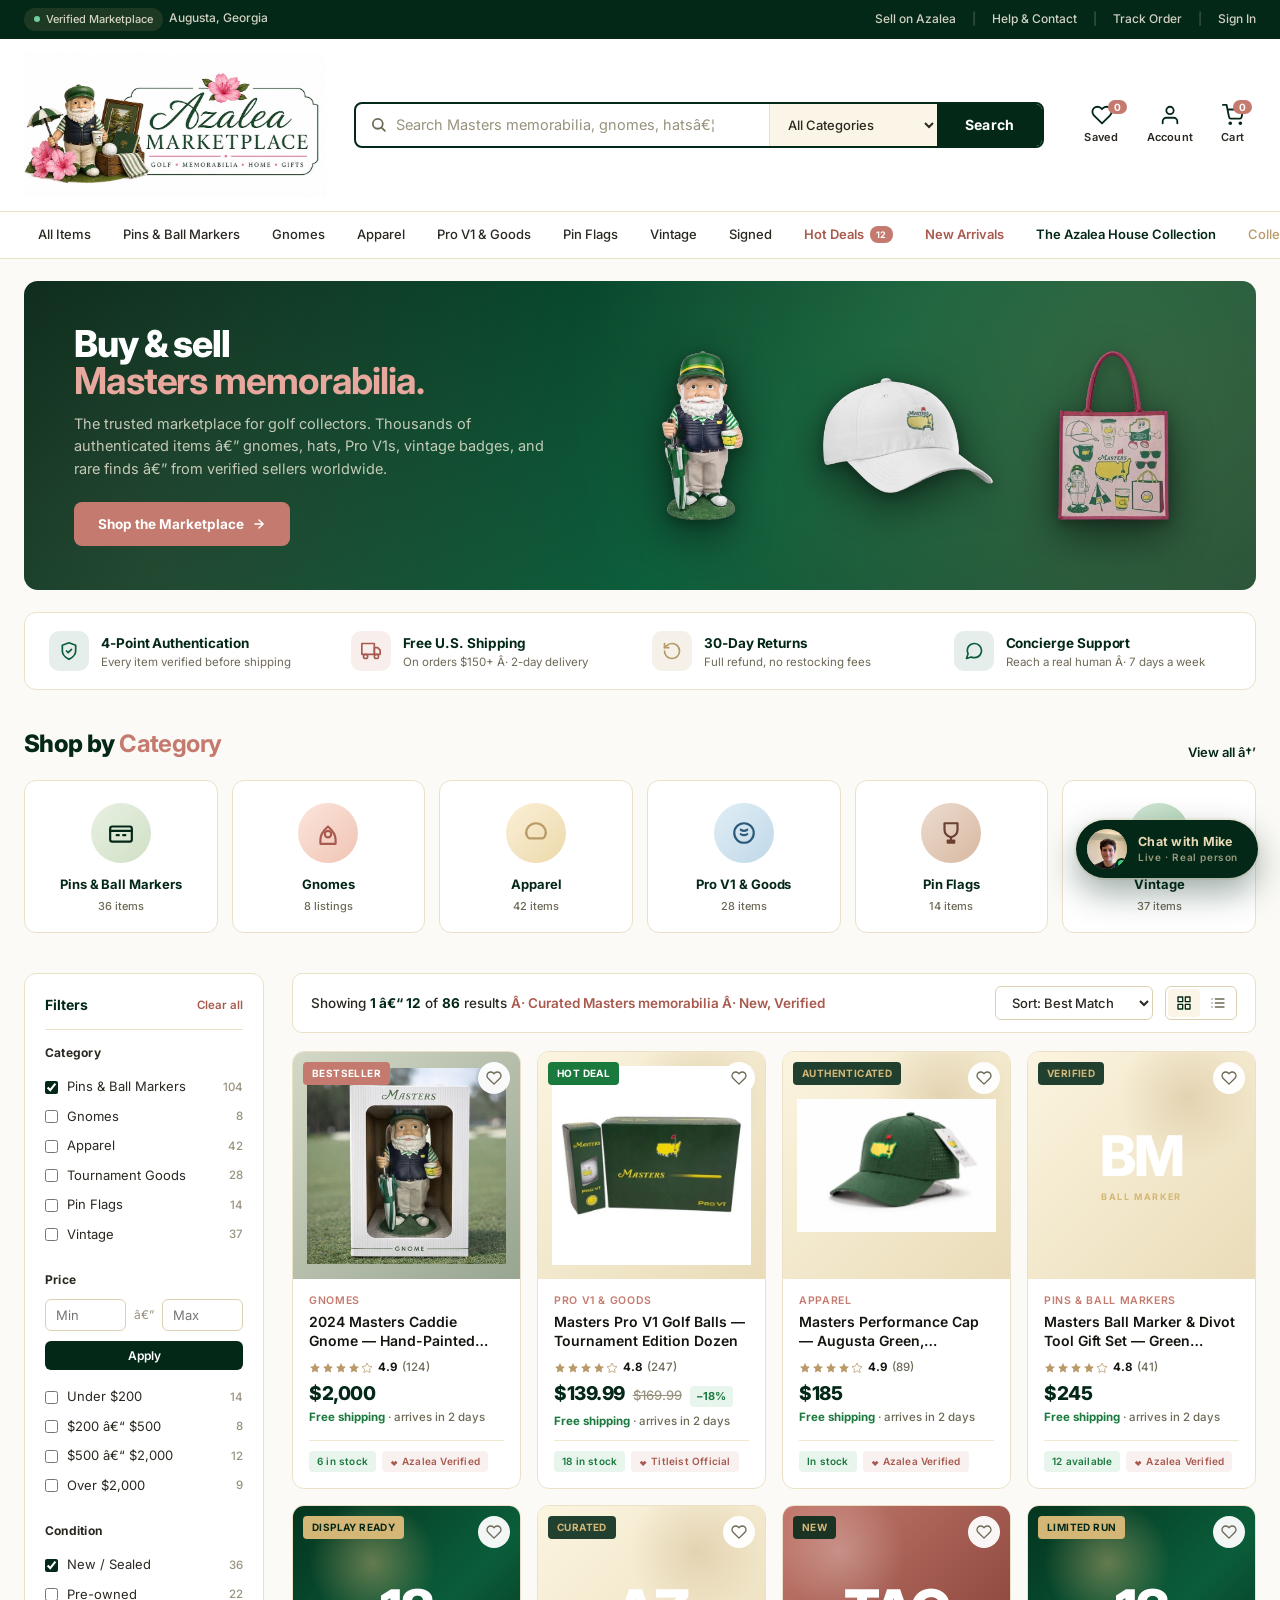
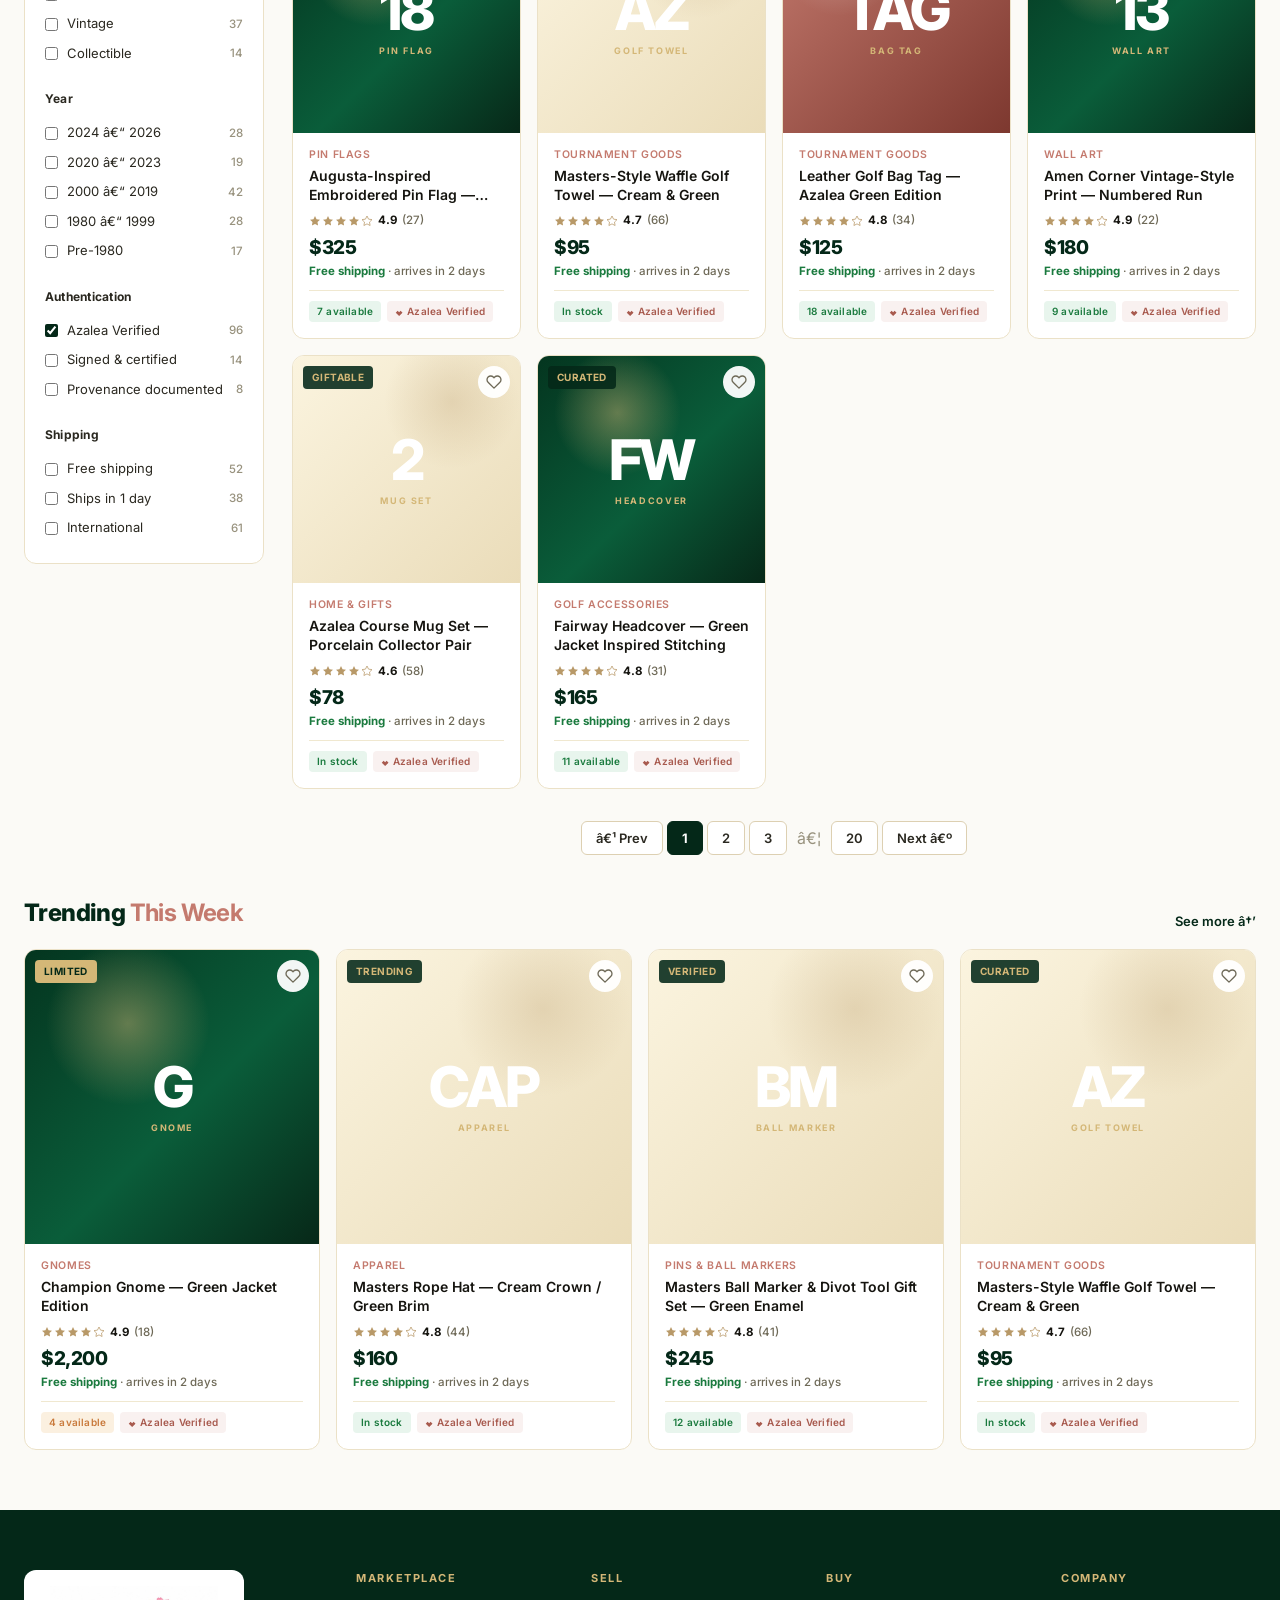
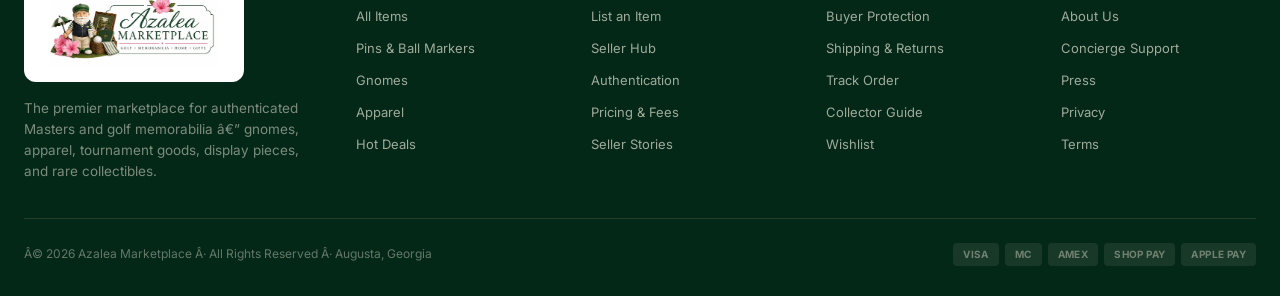
<file: index.html>
﻿<!DOCTYPE html>
<html lang="en-US">
<head>
<meta charset="UTF-8">
<meta name="viewport" content="width=device-width, initial-scale=1.0">
<meta name="description" content="The premier marketplace for authenticated Masters and golf memorabilia â€” gnomes, apparel, tournament goods, display pieces, and rare collectibles.">
<link rel="preconnect" href="https://fonts.googleapis.com">
<link rel="preconnect" href="https://fonts.gstatic.com" crossorigin>
<link href="https://fonts.googleapis.com/css2?family=Inter:wght@300;400;500;600;700;800;900&display=swap" rel="stylesheet">
<link rel="stylesheet" href="assets/marketplace.css">
<script>window.AZ_HOME="/";window.AZ_ASSETS="/assets";</script>

</head>
<body class="home">

<div class="topbar">
  <div class="topbar-inner">
    <div><span class="topbar-pill"><span class="dot"></span> Verified Marketplace</span> &nbsp;Augusta, Georgia</div>
    <div class="topbar-right">
      <a href="/sell/">Sell on Azalea</a>
      <span class="sep">|</span>
      <a href="#">Help &amp; Contact</a>
      <span class="sep">|</span>
      <a href="/dashboard/#orders">Track Order</a>
      <span class="sep">|</span>
      <a href="/login/">Sign In</a>
    </div>
  </div>
</div>

<header class="header">
  <div class="header-inner">
    <a href="/" class="brand">
      <img src="[data-uri]" alt="Azalea Marketplace â€” Golf Â· Memorabilia Â· Home Â· Gifts" class="brand-logo">
    </a>
    <form class="search" action="/shop/" method="get">
      <div class="search-input-wrap">
        <svg viewBox="0 0 24 24" fill="none" stroke="currentColor" stroke-width="2.5" stroke-linecap="round"><circle cx="11" cy="11" r="7"/><path d="M21 21l-4.3-4.3"/></svg>
        <input type="text" name="q" placeholder="Search Masters memorabilia, gnomes, hatsâ€¦" id="searchInput">
      </div>
      <select class="search-cat" name="category">
        <option value="">All Categories</option>
        <option>Pins &amp; Ball Markers</option>
        <option>Gnomes</option>
        <option>Apparel</option>
        <option>Tournament Goods</option>
        <option>Vintage</option>
      </select>
      <button class="search-btn" type="submit">Search</button>
    </form>
    <div class="header-actions">
      <a href="/dashboard/#saved" class="h-action">
        <svg viewBox="0 0 24 24" fill="none" stroke="currentColor" stroke-width="2" stroke-linecap="round" stroke-linejoin="round"> <path d="M20.84 4.61a5.5 5.5 0 0 0-7.78 0L12 5.67l-1.06-1.06a5.5 5.5 0 0 0-7.78 7.78l1.06 1.06L12 21.23l7.78-7.78 1.06-1.06a5.5 5.5 0 0 0 0-7.78z"/></svg>
        <span class="h-action-label">Saved</span><span class="h-action-badge" data-saved-count>0</span>
      </a>
      <a href="/login/" class="h-action">
        <svg viewBox="0 0 24 24" fill="none" stroke="currentColor" stroke-width="2" stroke-linecap="round" stroke-linejoin="round"><path d="M20 21v-2a4 4 0 0 0-4-4H8a4 4 0 0 0-4 4v2"/><circle cx="12" cy="7" r="4"/></svg>
        <span class="h-action-label">Account</span>
      </a>
      <a href="/cart/" class="h-action">
        <svg viewBox="0 0 24 24" fill="none" stroke="currentColor" stroke-width="2" stroke-linecap="round" stroke-linejoin="round"><circle cx="9" cy="21" r="1"/><circle cx="20" cy="21" r="1"/><path d="M1 1h4l2.68 13.39a2 2 0 0 0 2 1.61h9.72a2 2 0 0 0 2-1.61L23 6H6"/></svg>
        <span class="h-action-label">Cart</span><span class="h-action-badge" data-cart-count>0</span>
      </a>
    </div>
  </div>
</header>

<nav class="catnav">
  <div class="catnav-inner">
    <a href="/shop/" class="catnav-link">All Items</a>
    <a href="/shop/?category=Pins%20%26%20Ball%20Markers" class="catnav-link">Pins &amp; Ball Markers</a>
    <a href="/shop/?category=Gnomes" class="catnav-link">Gnomes</a>
    <a href="/shop/?category=Apparel" class="catnav-link">Apparel</a>
    <a href="/shop/?category=Pro%20V1%20%26%20Goods" class="catnav-link">Pro V1 &amp; Goods</a>
    <a href="/shop/?category=Pin%20Flags" class="catnav-link">Pin Flags</a>
    <a href="/shop/?category=Vintage" class="catnav-link">Vintage</a>
    <a href="/shop/?category=Signed" class="catnav-link">Signed</a>
    <a href="/shop/?deal=1" class="catnav-link special">Hot Deals <span class="badge">12</span></a>
    <a href="/shop/?sort=new" class="catnav-link special">New Arrivals</a>
    <a href="/collection/" class="catnav-link special" style="color: var(--green-deep);">The Azalea House Collection</a>
    <a href="/#shop" class="catnav-link" style="margin-left: auto; color: var(--gold);">Collector Guide â†’</a>
  </div>
</nav>

<section class="hero-strip">
  <div class="hero-main">
    <div class="hero-main-content">
      <h1>Buy &amp; sell<br><span class="accent">Masters memorabilia.</span></h1>
      <p>The trusted marketplace for golf collectors. Thousands of authenticated items â€” gnomes, hats, Pro V1s, vintage badges, and rare finds â€” from verified sellers worldwide.</p>
      <a href="/shop/" class="hero-main-cta">
        Shop the Marketplace
        <svg viewBox="0 0 24 24" fill="none" stroke="currentColor" stroke-width="2.5" stroke-linecap="round"><path d="M5 12h14M12 5l7 7-7 7"/></svg>
      </a>
    </div>
    <div class="hero-products">
      <a href="/product/" class="hero-product" aria-label="Masters Caddie Gnome">
        <img src="assets/caddie-gnome.webp" alt="Masters Caddie Gnome figurine">
      </a>
      <a href="/product/" class="hero-product" aria-label="Masters Logo Cap">
        <img src="assets/masters-hat.webp" alt="White Masters logo cap">
      </a>
      <a href="/product/" class="hero-product" aria-label="Masters Tote Bag">
        <img src="assets/masters-bag.webp" alt="Masters illustrated tote bag">
      </a>
    </div>
  </div>
</section>

<section class="trust-strip">
  <div class="trust-grid">
    <div class="trust-item">
      <div class="trust-item-icon green">
        <svg viewBox="0 0 24 24" fill="none" stroke="currentColor" stroke-width="2" stroke-linecap="round" stroke-linejoin="round"><path d="M9 12l2 2 4-4"/><path d="M12 22s8-4 8-10V5l-8-3-8 3v7c0 6 8 10 8 10z"/></svg>
      </div>
      <div class="trust-item-text">
        <h4>4-Point Authentication</h4>
        <p>Every item verified before shipping</p>
      </div>
    </div>
    <div class="trust-item">
      <div class="trust-item-icon coral">
        <svg viewBox="0 0 24 24" fill="none" stroke="currentColor" stroke-width="2" stroke-linecap="round" stroke-linejoin="round"><rect x="1" y="3" width="15" height="13"/><polygon points="16 8 20 8 23 11 23 16 16 16 16 8"/><circle cx="5.5" cy="18.5" r="2.5"/><circle cx="18.5" cy="18.5" r="2.5"/></svg>
      </div>
      <div class="trust-item-text">
        <h4>Free U.S. Shipping</h4>
        <p>On orders $150+ Â· 2-day delivery</p>
      </div>
    </div>
    <div class="trust-item">
      <div class="trust-item-icon gold">
        <svg viewBox="0 0 24 24" fill="none" stroke="currentColor" stroke-width="2" stroke-linecap="round" stroke-linejoin="round"><path d="M3 12a9 9 0 1 0 9-9 9.75 9.75 0 0 0-6.74 2.74L3 8"/><path d="M3 3v5h5"/></svg>
      </div>
      <div class="trust-item-text">
        <h4>30-Day Returns</h4>
        <p>Full refund, no restocking fees</p>
      </div>
    </div>
    <div class="trust-item">
      <div class="trust-item-icon green">
        <svg viewBox="0 0 24 24" fill="none" stroke="currentColor" stroke-width="2" stroke-linecap="round" stroke-linejoin="round"><path d="M21 11.5a8.38 8.38 0 0 1-.9 3.8 8.5 8.5 0 0 1-7.6 4.7 8.38 8.38 0 0 1-3.8-.9L3 21l1.9-5.7a8.38 8.38 0 0 1-.9-3.8 8.5 8.5 0 0 1 4.7-7.6 8.38 8.38 0 0 1 3.8-.9h.5a8.48 8.48 0 0 1 8 8v.5z"/></svg>
      </div>
      <div class="trust-item-text">
        <h4>Concierge Support</h4>
        <p>Reach a real human Â· 7 days a week</p>
      </div>
    </div>
  </div>
</section>

<section class="cats-section">
  <div class="section-header">
    <h2>Shop by <span class="accent">Category</span></h2>
    <a href="#shop" class="see-all">View all â†’</a>
  </div>
  <div class="cats-grid">
    <a href="/shop/?category=Pins%20%26%20Ball%20Markers" class="cat-tile">
      <div class="cat-tile-icon c1">
        <svg viewBox="0 0 24 24" fill="none" stroke="currentColor" stroke-width="2" stroke-linecap="round" stroke-linejoin="round"><rect x="2" y="6" width="20" height="14" rx="2"/><path d="M2 10h20"/><path d="M8 14h2"/><path d="M14 14h2"/></svg>
      </div>
      <div class="cat-tile-name">Pins &amp; Ball Markers</div>
      <div class="cat-tile-count">36 items</div>
    </a>
    <a href="/shop/?category=Gnomes" class="cat-tile">
      <div class="cat-tile-icon c2">
        <svg viewBox="0 0 24 24" fill="none" stroke="currentColor" stroke-width="2" stroke-linecap="round" stroke-linejoin="round"><path d="M5 22 L 5 18 Q 5 12 12 6 Q 19 12 19 18 L 19 22 Z"/><circle cx="12" cy="13" r="3"/></svg>
      </div>
      <div class="cat-tile-name">Gnomes</div>
      <div class="cat-tile-count">8 listings</div>
    </a>
    <a href="/shop/?category=Apparel" class="cat-tile">
      <div class="cat-tile-icon c3">
        <svg viewBox="0 0 24 24" fill="none" stroke="currentColor" stroke-width="2" stroke-linecap="round" stroke-linejoin="round"><path d="M3 12a9 9 0 0 1 9-9c5 0 9 4 9 9"/><path d="M3 12c0 2 1 4 3 5h12c2-1 3-3 3-5"/></svg>
      </div>
      <div class="cat-tile-name">Apparel</div>
      <div class="cat-tile-count">42 items</div>
    </a>
    <a href="/shop/?category=Pro%20V1%20%26%20Goods" class="cat-tile">
      <div class="cat-tile-icon c4">
        <svg viewBox="0 0 24 24" fill="none" stroke="currentColor" stroke-width="2" stroke-linecap="round" stroke-linejoin="round"><circle cx="12" cy="12" r="9"/><path d="M9 9 Q 12 11 15 9"/><path d="M9 13 Q 12 15 15 13"/></svg>
      </div>
      <div class="cat-tile-name">Pro V1 &amp; Goods</div>
      <div class="cat-tile-count">28 items</div>
    </a>
    <a href="/shop/?category=Pin%20Flags" class="cat-tile">
      <div class="cat-tile-icon c5">
        <svg viewBox="0 0 24 24" fill="none" stroke="currentColor" stroke-width="2" stroke-linecap="round" stroke-linejoin="round"><path d="M6 3 H 18 V 9 Q 18 14 12 16 Q 6 14 6 9 Z"/><path d="M9 19 L 15 19 L 15 21 L 9 21 Z"/><line x1="12" y1="16" x2="12" y2="19"/></svg>
      </div>
      <div class="cat-tile-name">Pin Flags</div>
      <div class="cat-tile-count">14 items</div>
    </a>
    <a href="/shop/?category=Vintage" class="cat-tile">
      <div class="cat-tile-icon c6">
        <svg viewBox="0 0 24 24" fill="none" stroke="currentColor" stroke-width="2" stroke-linecap="round" stroke-linejoin="round"><circle cx="12" cy="12" r="9"/><path d="M12 7 v 5 l 3 2"/></svg>
      </div>
      <div class="cat-tile-name">Vintage</div>
      <div class="cat-tile-count">37 items</div>
    </a>
  </div>
</section>

<section class="shop-section" id="shop">
  <aside class="filters">
    <div class="filters-head">
      <h3>Filters</h3>
      <button class="filters-clear">Clear all</button>
    </div>
    <div class="filter-group">
      <h4>Category</h4>
      <label class="filter-row"><input type="checkbox" checked> Pins &amp; Ball Markers <span class="count">104</span></label>
      <label class="filter-row"><input type="checkbox"> Gnomes <span class="count">8</span></label>
      <label class="filter-row"><input type="checkbox"> Apparel <span class="count">42</span></label>
      <label class="filter-row"><input type="checkbox"> Tournament Goods <span class="count">28</span></label>
      <label class="filter-row"><input type="checkbox"> Pin Flags <span class="count">14</span></label>
      <label class="filter-row"><input type="checkbox"> Vintage <span class="count">37</span></label>
    </div>
    <div class="filter-group">
      <h4>Price</h4>
      <div class="price-inputs">
        <input type="number" placeholder="Min">
        <span>â€”</span>
        <input type="number" placeholder="Max">
      </div>
      <button class="price-apply">Apply</button>
      <div style="margin-top: 12px;">
        <label class="filter-row"><input type="checkbox"> Under $200 <span class="count">14</span></label>
        <label class="filter-row"><input type="checkbox"> $200 â€“ $500 <span class="count">8</span></label>
        <label class="filter-row"><input type="checkbox"> $500 â€“ $2,000 <span class="count">12</span></label>
        <label class="filter-row"><input type="checkbox"> Over $2,000 <span class="count">9</span></label>
      </div>
    </div>
    <div class="filter-group">
      <h4>Condition</h4>
      <label class="filter-row"><input type="checkbox" checked> New / Sealed <span class="count">36</span></label>
      <label class="filter-row"><input type="checkbox"> Pre-owned <span class="count">22</span></label>
      <label class="filter-row"><input type="checkbox"> Vintage <span class="count">37</span></label>
      <label class="filter-row"><input type="checkbox"> Collectible <span class="count">14</span></label>
    </div>
    <div class="filter-group">
      <h4>Year</h4>
      <label class="filter-row"><input type="checkbox"> 2024 â€“ 2026 <span class="count">28</span></label>
      <label class="filter-row"><input type="checkbox"> 2020 â€“ 2023 <span class="count">19</span></label>
      <label class="filter-row"><input type="checkbox"> 2000 â€“ 2019 <span class="count">42</span></label>
      <label class="filter-row"><input type="checkbox"> 1980 â€“ 1999 <span class="count">28</span></label>
      <label class="filter-row"><input type="checkbox"> Pre-1980 <span class="count">17</span></label>
    </div>
    <div class="filter-group">
      <h4>Authentication</h4>
      <label class="filter-row"><input type="checkbox" checked> Azalea Verified <span class="count">96</span></label>
      <label class="filter-row"><input type="checkbox"> Signed &amp; certified <span class="count">14</span></label>
      <label class="filter-row"><input type="checkbox"> Provenance documented <span class="count">8</span></label>
    </div>
    <div class="filter-group">
      <h4>Shipping</h4>
      <label class="filter-row"><input type="checkbox"> Free shipping <span class="count">52</span></label>
      <label class="filter-row"><input type="checkbox"> Ships in 1 day <span class="count">38</span></label>
      <label class="filter-row"><input type="checkbox"> International <span class="count">61</span></label>
    </div>
  </aside>

  <div class="shop-main">
    <div class="shop-toolbar">
      <div class="shop-toolbar-info">
        Showing <strong>1 â€“ 12</strong> of <strong>86</strong> results <em>Â· Curated Masters memorabilia Â· New, Verified</em>
      </div>
      <div class="shop-toolbar-controls">
        <select class="sort-select">
          <option>Sort: Best Match</option>
          <option>Price: Low to High</option>
          <option>Price: High to Low</option>
          <option>Recently Listed</option>
          <option>Most Popular</option>
          <option>Ending Soon</option>
        </select>
        <div class="view-toggle">
          <button class="active" id="gridView" aria-label="Grid view">
            <svg viewBox="0 0 24 24" fill="none" stroke="currentColor" stroke-width="2" stroke-linecap="round" stroke-linejoin="round"><rect x="3" y="3" width="7" height="7"/><rect x="14" y="3" width="7" height="7"/><rect x="14" y="14" width="7" height="7"/><rect x="3" y="14" width="7" height="7"/></svg>
          </button>
          <button id="listView" aria-label="List view">
            <svg viewBox="0 0 24 24" fill="none" stroke="currentColor" stroke-width="2" stroke-linecap="round" stroke-linejoin="round"><line x1="8" y1="6" x2="21" y2="6"/><line x1="8" y1="12" x2="21" y2="12"/><line x1="8" y1="18" x2="21" y2="18"/><line x1="3" y1="6" x2="3.01" y2="6"/><line x1="3" y1="12" x2="3.01" y2="12"/><line x1="3" y1="18" x2="3.01" y2="18"/></svg>
          </button>
        </div>
      </div>
    </div>

    <div class="products" id="productsGrid"></div>

    <div class="pagination">
      <button>â€¹ Prev</button>
      <button class="active">1</button>
      <button>2</button>
      <button>3</button>
      <span>â€¦</span>
      <button>20</button>
      <button>Next â€º</button>
    </div>
  </div>
</section>

<section class="trending-section">
  <div class="section-header">
    <h2>Trending <span class="accent">This Week</span></h2>
    <a href="#" class="see-all">See more â†’</a>
  </div>
  <div class="products" id="trendingGrid"></div>
</section>

<footer class="footer">
  <div class="footer-inner">
    <div class="footer-brand-block">
      <div class="footer-brand-row">
        <img src="[data-uri]" alt="Azalea Marketplace" class="footer-brand-logo">
      </div>
      <div class="footer-tag">The premier marketplace for authenticated Masters and golf memorabilia â€” gnomes, apparel, tournament goods, display pieces, and rare collectibles.</div>
    </div>
    <div class="footer-col">
      <h4>Marketplace</h4>
      <ul>
        <li><a href="/shop/">All Items</a></li>
        <li><a href="/shop/?category=Pins%20%26%20Ball%20Markers">Pins &amp; Ball Markers</a></li>
        <li><a href="/shop/?category=Gnomes">Gnomes</a></li>
        <li><a href="/shop/?category=Apparel">Apparel</a></li>
        <li><a href="/shop/?deal=1">Hot Deals</a></li>
      </ul>
    </div>
    <div class="footer-col">
      <h4>Sell</h4>
      <ul>
        <li><a href="/sell/">List an Item</a></li>
        <li><a href="/dashboard/">Seller Hub</a></li>
        <li><a href="#">Authentication</a></li>
        <li><a href="#">Pricing &amp; Fees</a></li>
        <li><a href="#">Seller Stories</a></li>
      </ul>
    </div>
    <div class="footer-col">
      <h4>Buy</h4>
      <ul>
        <li><a href="#">Buyer Protection</a></li>
        <li><a href="#">Shipping &amp; Returns</a></li>
        <li><a href="/dashboard/#orders">Track Order</a></li>
        <li><a href="/#shop">Collector Guide</a></li>
        <li><a href="/dashboard/#saved">Wishlist</a></li>
      </ul>
    </div>
    <div class="footer-col">
      <h4>Company</h4>
      <ul>
        <li><a href="#">About Us</a></li>
        <li><a href="#">Concierge Support</a></li>
        <li><a href="#">Press</a></li>
        <li><a href="#">Privacy</a></li>
        <li><a href="#">Terms</a></li>
      </ul>
    </div>
  </div>
  <div class="footer-bot">
    <div>Â© 2026 Azalea Marketplace Â· All Rights Reserved Â· Augusta, Georgia</div>
    <div class="footer-payments">
      <span class="footer-payment">VISA</span>
      <span class="footer-payment">MC</span>
      <span class="footer-payment">AMEX</span>
      <span class="footer-payment">SHOP PAY</span>
      <span class="footer-payment">APPLE PAY</span>
    </div>
  </div>
</footer>

<script src="assets/products.js"></script>
<script>
document.getElementById('productsGrid').innerHTML = PRODUCTS.map(renderProduct).join('');
document.getElementById('trendingGrid').innerHTML = TRENDING.map(renderProduct).join('');

const grid = document.getElementById('productsGrid');
document.getElementById('gridView').addEventListener('click', () => {
  grid.classList.remove('list-view');
  document.getElementById('gridView').classList.add('active');
  document.getElementById('listView').classList.remove('active');
});
document.getElementById('listView').addEventListener('click', () => {
  grid.classList.add('list-view');
  document.getElementById('listView').classList.add('active');
  document.getElementById('gridView').classList.remove('active');
});

const searchInput = document.getElementById('searchInput');
searchInput.addEventListener('input', (e) => {
  const q = e.target.value.toLowerCase();
  grid.querySelectorAll('.product').forEach(card => {
    const title = card.querySelector('.product-title').textContent.toLowerCase();
    const cat = card.querySelector('.product-cat').textContent.toLowerCase();
    card.style.display = (title.includes(q) || cat.includes(q)) ? '' : 'none';
  });
});
</script>
<script src="assets/shared.js"></script>

<!-- ============== 10% OFF EMAIL MODAL ============== -->
<style>
.nl-overlay{position:fixed;inset:0;z-index:10000;background:rgba(4,40,24,.55);-webkit-backdrop-filter:blur(4px);backdrop-filter:blur(4px);display:flex;align-items:center;justify-content:center;padding:20px;opacity:0;pointer-events:none;transition:opacity .35s ease;}
.nl-overlay.open{opacity:1;pointer-events:auto;}
.nl-modal{position:relative;width:min(820px,100%);background:var(--paper);border-radius:18px;box-shadow:0 40px 100px rgba(4,40,24,.45);display:grid;grid-template-columns:40% 1fr;overflow:hidden;transform:translateY(18px) scale(.97);transition:transform .4s cubic-bezier(.22,.7,.18,1);font-family:var(--font);}
.nl-overlay.open .nl-modal{transform:translateY(0) scale(1);}
@media(max-width:680px){.nl-modal{grid-template-columns:1fr;}.nl-visual{height:150px;}}
.nl-visual{position:relative;background:linear-gradient(160deg,#0a5d3a,#042818);overflow:hidden;display:flex;align-items:center;justify-content:center;}
.nl-stack{display:flex;flex-direction:column;align-items:center;justify-content:center;gap:16px;width:100%;height:100%;padding:28px 14px;box-sizing:border-box;}.nl-stack img{width:auto;max-width:74%;max-height:116px;object-fit:contain;display:block;filter:drop-shadow(0 10px 20px rgba(0,0,0,.42));}@media(max-width:680px){.nl-stack{flex-direction:row;padding:10px;gap:10px;}.nl-stack img{max-height:108px;max-width:31%;}}
.nl-visual-tag{position:absolute;top:16px;left:16px;background:var(--gold-bright);color:var(--green-deep);font-size:10px;font-weight:800;letter-spacing:.18em;text-transform:uppercase;padding:6px 11px;border-radius:6px;}
.nl-close{position:absolute;top:13px;right:14px;z-index:4;width:34px;height:34px;border-radius:50%;border:none;background:rgba(255,255,255,.9);color:var(--ink-warm);font-size:22px;line-height:1;cursor:pointer;display:flex;align-items:center;justify-content:center;transition:background .2s;}
.nl-close:hover{background:#fff;}
.nl-body{padding:40px 38px 32px;display:flex;flex-direction:column;position:relative;}
.nl-eyebrow{font-size:11px;font-weight:800;letter-spacing:.24em;text-transform:uppercase;color:var(--gold);margin-bottom:13px;}
.nl-title{font-size:33px;font-weight:800;line-height:1.08;color:var(--green-deep);letter-spacing:-.01em;margin-bottom:13px;}
.nl-title em{font-style:normal;color:var(--coral-deep);}
.nl-sub{font-size:15px;line-height:1.6;color:var(--ink-warm);margin-bottom:22px;}
.nl-sub strong{color:var(--green-deep);font-weight:700;}
.nl-form{display:flex;gap:8px;flex-wrap:wrap;margin-bottom:11px;}
.nl-form input{flex:1;min-width:180px;border:1.5px solid var(--line);border-radius:9px;padding:13px 15px;font-family:var(--font);font-size:14px;color:var(--ink);outline:none;transition:border-color .2s;}
.nl-form input:focus{border-color:var(--green-deep);}
.nl-form button{background:var(--green-deep);color:#fff;border:none;border-radius:9px;padding:13px 22px;font-family:var(--font);font-size:14px;font-weight:700;cursor:pointer;white-space:nowrap;transition:background .2s;}
.nl-form button:hover{background:var(--green);}
.nl-fine{font-size:12px;color:var(--ink-soft);margin-bottom:16px;}
.nl-decline{background:none;border:none;color:var(--ink-soft);font-family:var(--font);font-size:12.5px;text-decoration:underline;cursor:pointer;align-self:flex-start;padding:0;}
.nl-decline:hover{color:var(--ink-warm);}
.nl-success{display:none;position:absolute;inset:0;background:var(--paper);padding:44px 38px;flex-direction:column;align-items:center;justify-content:center;text-align:center;}
.nl-success.show{display:flex;}
.nl-success-check{width:58px;height:58px;border-radius:50%;background:var(--green-deep);color:var(--gold-pale);font-size:28px;display:flex;align-items:center;justify-content:center;margin-bottom:16px;}
.nl-success h3{font-size:23px;color:var(--green-deep);font-weight:800;margin-bottom:10px;}
.nl-success p{font-size:15px;color:var(--ink-warm);line-height:1.65;max-width:320px;}
.nl-success code{background:var(--paper-warm);border:1px dashed var(--gold);padding:3px 12px;border-radius:6px;letter-spacing:.12em;color:var(--green-deep);font-weight:800;font-family:var(--font);}

/* ===== Live chat ===== */
.cx-fab{position:fixed;right:22px;bottom:22px;z-index:9998;display:inline-flex;align-items:center;gap:11px;background:#042818;color:#e8d9b4;padding:9px 20px 9px 11px;border:none;border-radius:999px;font-family:var(--font);font-size:13px;font-weight:700;cursor:pointer;box-shadow:0 14px 34px rgba(4,40,24,.4),0 0 0 2px rgba(232,217,180,.3);transition:transform .25s,box-shadow .25s,background .25s;line-height:1;}
.cx-fab:hover{transform:translateY(-3px);background:#0a5d3a;}
.cx-fab.hidden{display:none;}
.cx-av{width:40px;height:40px;border-radius:50%;background:#b89968;overflow:hidden;flex-shrink:0;position:relative;}
.cx-av img{width:100%;height:100%;object-fit:cover;object-position:center 18%;display:block;}
.cx-av .dot{position:absolute;right:0;bottom:0;width:11px;height:11px;border-radius:50%;background:#37c97c;border:2px solid #042818;}
.cx-fab-t{display:flex;flex-direction:column;gap:3px;align-items:flex-start;}
.cx-fab-t b{font-size:12.5px;letter-spacing:.02em;}
.cx-fab-t span{font-size:10px;color:rgba(232,217,180,.65);font-weight:600;letter-spacing:.06em;}
@media(max-width:600px){.cx-fab-t span{display:none;}}

.cx-teaser{position:fixed;right:22px;bottom:84px;z-index:9998;max-width:270px;background:#fff;border:1px solid #ebe1c7;border-radius:14px;border-bottom-right-radius:4px;box-shadow:0 16px 40px rgba(4,40,24,.22);padding:13px 14px 13px 13px;display:flex;gap:10px;align-items:flex-start;transform:translateY(12px) scale(.96);opacity:0;pointer-events:none;transition:all .35s cubic-bezier(.22,.7,.18,1);}
.cx-teaser.show{transform:translateY(0) scale(1);opacity:1;pointer-events:auto;}
.cx-teaser .cx-av{width:34px;height:34px;}
.cx-teaser-b{font-size:13px;line-height:1.45;color:#2a2820;}
.cx-teaser-b b{color:#042818;}
.cx-teaser-x{position:absolute;top:6px;right:8px;border:none;background:none;color:#98927e;font-size:15px;cursor:pointer;line-height:1;}

.cx-panel{position:fixed;right:22px;bottom:22px;z-index:9999;width:380px;max-width:calc(100vw - 28px);height:560px;max-height:calc(100vh - 44px);background:var(--paper);border:1px solid var(--line-soft);border-radius:18px;box-shadow:0 28px 70px rgba(4,40,24,.4);display:flex;flex-direction:column;overflow:hidden;font-family:var(--font);transform:translateY(20px) scale(.96);opacity:0;pointer-events:none;transition:transform .35s cubic-bezier(.22,.7,.18,1),opacity .35s;}
.cx-panel.open{transform:translateY(0) scale(1);opacity:1;pointer-events:auto;}
.cx-head{background:linear-gradient(180deg,#042818,#0a3520);color:#e8d9b4;padding:18px 54px 16px 18px;display:flex;align-items:center;gap:13px;position:relative;flex-shrink:0;}
.cx-head .cx-av{width:50px;height:50px;border:2px solid #b89968;}
.cx-head-name{font-size:18px;font-weight:800;color:#fff5e1;line-height:1.1;margin-bottom:4px;}
.cx-head-role{font-size:10.5px;font-weight:600;letter-spacing:.12em;text-transform:uppercase;color:rgba(232,217,180,.78);display:inline-flex;align-items:center;gap:6px;}
.cx-head-role::before{content:'';width:7px;height:7px;border-radius:50%;background:#37c97c;box-shadow:0 0 6px rgba(55,201,124,.7);}
.cx-close{position:absolute;top:16px;right:14px;width:30px;height:30px;border-radius:50%;background:rgba(232,217,180,.14);border:none;color:#e8d9b4;font-size:20px;cursor:pointer;display:flex;align-items:center;justify-content:center;}
.cx-close:hover{background:rgba(232,217,180,.26);}
.cx-body{flex:1;min-height:0;padding:18px 16px;overflow-y:auto;display:flex;flex-direction:column;gap:13px;background:var(--paper);}
.cx-msg{display:flex;gap:9px;align-items:flex-end;animation:cxIn .3s ease;}
@keyframes cxIn{from{opacity:0;transform:translateY(7px);}to{opacity:1;transform:translateY(0);}}
.cx-msg .cx-av{width:28px;height:28px;}
.cx-msg>div{min-width:0;max-width:calc(100% - 38px);}
.cx-bub{padding:11px 14px;border-radius:14px;font-size:14px;line-height:1.5;word-wrap:break-word;}
.cx-msg.agent .cx-bub{background:#fff;border:1px solid #ebe1c7;border-bottom-left-radius:4px;color:#2a2820;}
.cx-msg.me{flex-direction:row-reverse;}
.cx-msg.me .cx-bub{background:#042818;color:#e8d9b4;border-bottom-right-radius:4px;}
.cx-time{font-size:10px;font-weight:600;color:#98927e;letter-spacing:.08em;text-transform:uppercase;margin-top:4px;padding:0 6px;}
.cx-msg.me .cx-time{text-align:right;}
.cx-typing{display:inline-flex;gap:5px;padding:12px 14px;background:#fff;border:1px solid #ebe1c7;border-radius:14px;border-bottom-left-radius:4px;}
.cx-typing span{width:6px;height:6px;border-radius:50%;background:#b89968;animation:cxBounce 1.2s infinite;}
.cx-typing span:nth-child(2){animation-delay:.15s;}.cx-typing span:nth-child(3){animation-delay:.3s;}
@keyframes cxBounce{0%,80%,100%{transform:translateY(0);opacity:.4;}40%{transform:translateY(-5px);opacity:1;}}
.cx-quick{display:flex;flex-wrap:wrap;gap:6px;padding:8px 14px 11px;border-top:1px solid #ebe1c7;flex-shrink:0;background:var(--paper);}
.cx-quick button{background:#fff;border:1px solid var(--line);color:#042818;padding:7px 12px;font-family:var(--font);font-size:11.5px;font-weight:600;border-radius:999px;cursor:pointer;transition:all .2s;line-height:1.2;}
.cx-quick button:hover{background:#042818;color:#e8d9b4;border-color:#042818;}
.cx-inrow{display:flex;align-items:center;gap:8px;padding:11px 13px;background:#fff;border-top:1px solid #ebe1c7;flex-shrink:0;}
.cx-in{flex:1;min-width:0;border:none;background:transparent;font-family:var(--font);font-size:14px;color:#2a2820;outline:none;padding:7px 5px;}
.cx-send{width:38px;height:38px;border-radius:50%;background:#042818;color:#e8d9b4;border:none;cursor:pointer;display:flex;align-items:center;justify-content:center;flex-shrink:0;}
.cx-send:hover{background:#0a5d3a;}
.cx-send svg{width:16px;height:16px;stroke:currentColor;fill:none;stroke-width:2;}
.cx-foot{padding:8px;text-align:center;font-size:10px;font-weight:600;letter-spacing:.12em;text-transform:uppercase;color:#98927e;border-top:1px solid #ebe1c7;flex-shrink:0;background:var(--paper);}
</style>

<div class="nl-overlay" id="nlOverlay" aria-hidden="true">
  <div class="nl-modal" role="dialog" aria-label="10% off your first order">
    <div class="nl-visual"><span class="nl-visual-tag">Members Only</span><div class="nl-stack"><img src="assets/caddie-gnome.webp" alt="Masters Caddie Gnome"><img src="assets/masters-hat.webp" alt="Masters Cap"><img src="assets/masters-bag.webp" alt="Masters Tote Bag"></div></div>
    <button class="nl-close" id="nlClose" aria-label="Close">&times;</button>
    <div class="nl-body">
      <div class="nl-eyebrow">The Azalea List</div>
      <h2 class="nl-title">Take <em>10% Off</em><br>Your First Order</h2>
      <p class="nl-sub">Be the first to shop <strong>rare new releases</strong> and high-end consignments &mdash; before they ever hit the public store.</p>
      <form class="nl-form" id="nlForm">
        <input type="email" id="nlEmail" placeholder="Your email address" required>
        <button type="submit">Claim 10% Off &rarr;</button>
      </form>
      <div class="nl-fine">No spam &mdash; just early access &amp; the occasional steal. Unsubscribe anytime.</div>
      <button class="nl-decline" id="nlDecline">No thanks, I&rsquo;ll pay full price</button>
      <div class="nl-success" id="nlSuccess">
        <div class="nl-success-check">&#10003;</div>
        <h3>You&rsquo;re on the list!</h3>
        <p>Use code <code>AZALEA10</code> at checkout for <strong>10% off</strong> your first order. Welcome to the inner circle.</p>
      </div>
    </div>
  </div>
</div>

<div class="cx-teaser" id="cxTeaser">
  <span class="cx-av"><img src="assets/chat-agent.jpg" alt="Mike"></span>
  <div class="cx-teaser-b"><b>Mike</b> &middot; here to help &#128075;<br>Looking for anything specific?</div>
  <button class="cx-teaser-x" id="cxTeaserX" aria-label="Dismiss">&times;</button>
</div>

<button class="cx-fab" id="cxFab" aria-label="Chat with us">
  <span class="cx-av"><img src="assets/chat-agent.jpg" alt="Mike"><span class="dot"></span></span>
  <span class="cx-fab-t"><b>Chat with Mike</b><span>Live &middot; Real person</span></span>
</button>

<aside class="cx-panel" id="cxPanel" role="dialog" aria-label="Live chat">
  <div class="cx-head">
    <span class="cx-av"><img src="assets/chat-agent.jpg" alt="Mike"></span>
    <div><div class="cx-head-name">Mike</div><div class="cx-head-role">Online &middot; Collector Concierge</div></div>
    <button class="cx-close" id="cxClose" aria-label="Close">&times;</button>
  </div>
  <div class="cx-body" id="cxBody">
    <div class="cx-msg agent">
      <span class="cx-av"><img src="assets/chat-agent.jpg" alt=""></span>
      <div><div class="cx-bub">Hey there &#128075; I&rsquo;m Mike, your collector concierge. Looking for something specific &mdash; a caddie gnome, a vintage badge, Masters apparel? I can pull options or verify authentication for you.</div><div class="cx-time">Just now</div></div>
    </div>
  </div>
  <div class="cx-quick" id="cxQuick">
    <button data-q="What's new this week?">What&rsquo;s new this week?</button>
    <button data-q="Help me find a gnome">Find me a gnome</button>
    <button data-q="Is everything authenticated?">Authentication</button>
    <button data-q="Can you track my order?">Track my order</button>
  </div>
  <form class="cx-inrow" id="cxForm" autocomplete="off">
    <input class="cx-in" id="cxIn" placeholder="Message Mike&hellip;" maxlength="500">
    <button class="cx-send" type="submit" aria-label="Send"><svg viewBox="0 0 24 24"><path d="M22 2L11 13M22 2l-7 20-4-9-9-4 20-7z"/></svg></button>
  </form>
  <div class="cx-foot">Real human &middot; Replies in minutes &middot; 7 days a week</div>
</aside>

<script>
(function(){
  /* ----- 10% OFF MODAL ----- */
  var ov=document.getElementById('nlOverlay'), KEY='azaleaNL';
  function nlOpen(){ if(sessionStorage.getItem(KEY))return; ov.classList.add('open'); ov.setAttribute('aria-hidden','false'); }
  function nlClose(){ ov.classList.remove('open'); ov.setAttribute('aria-hidden','true'); try{sessionStorage.setItem(KEY,'1');}catch(e){} }
  document.getElementById('nlClose').addEventListener('click', nlClose);
  document.getElementById('nlDecline').addEventListener('click', nlClose);
  ov.addEventListener('click', function(e){ if(e.target===ov) nlClose(); });
  document.getElementById('nlForm').addEventListener('submit', function(e){
    e.preventDefault();
    var em=document.getElementById('nlEmail').value.trim();
    if(!em) return;
    document.getElementById('nlSuccess').classList.add('show');
    try{sessionStorage.setItem(KEY,'1');}catch(e){}
    setTimeout(nlClose, 4200);
  });
  if(!sessionStorage.getItem(KEY)){
    var fired=false;
    var t=setTimeout(function(){ if(!fired){fired=true; nlOpen();} }, 7000);
    document.addEventListener('mouseout', function(e){
      if(!fired && e.clientY<=0){ fired=true; clearTimeout(t); nlOpen(); }
    });
  }

  /* ----- CHAT ----- */
  var fab=document.getElementById('cxFab'), panel=document.getElementById('cxPanel'),
      teaser=document.getElementById('cxTeaser'), body=document.getElementById('cxBody'),
      form=document.getElementById('cxForm'), input=document.getElementById('cxIn'),
      CK='azaleaChat';
  function tnow(){ var d=new Date(),h=d.getHours(),m=d.getMinutes(),a=h>=12?'PM':'AM'; h=h%12||12; return h+':'+(m<10?'0':'')+m+' '+a; }
  function add(side,txt){
    var av = side==='agent' ? '<span class="cx-av"><img src="assets/chat-agent.jpg" alt=""></span>' : '';
    body.insertAdjacentHTML('beforeend','<div class="cx-msg '+side+'">'+av+'<div><div class="cx-bub">'+txt+'</div><div class="cx-time">'+tnow()+'</div></div></div>');
    body.scrollTop=body.scrollHeight;
  }
  function typing(on){
    if(on){ body.insertAdjacentHTML('beforeend','<div class="cx-msg agent" id="cxTyping"><span class="cx-av"><img src="assets/chat-agent.jpg" alt=""></span><div class="cx-typing"><span></span><span></span><span></span></div></div>'); body.scrollTop=body.scrollHeight; }
    else{ var t=document.getElementById('cxTyping'); if(t)t.remove(); }
  }
  function reply(q){
    var t=(q||'').toLowerCase();
    if(t.indexOf('new')>-1||t.indexOf('week')>-1) return "This week we just listed a hand-painted 2024 caddie gnome and a few signed Pro V1 sleeves. Want me to drop the links here?";
    if(t.indexOf('gnome')>-1) return "Great choice &#9971; We have limited-edition caddie gnomes in stock &mdash; hand-painted, numbered. Are you after a specific year or a gift under a budget?";
    if(t.indexOf('auth')>-1||t.indexOf('real')>-1||t.indexOf('legit')>-1) return "Every piece is Azalea-Verified, and signed items ship with a Letter of Authenticity. Happy to send the COA for anything you&rsquo;re eyeing.";
    if(t.indexOf('order')>-1||t.indexOf('track')>-1) return "I can help with that &mdash; what&rsquo;s your order number? You can also see live tracking in your dashboard under Orders.";
    if(t.indexOf('ship')>-1) return "Most in-stock items ship within 1 business day, and orders over $150 ship free. Where am I shipping to?";
    if(t.indexOf('price')>-1||t.indexOf('discount')>-1||t.indexOf('10')>-1) return "First order? Use code AZALEA10 for 10% off. For high-value pieces I can sometimes do a little better &mdash; what are you looking at?";
    if(t.indexOf('hi')>-1||t.indexOf('hey')>-1||t.indexOf('hello')>-1) return "Hey! &#128075; What can I help you track down today?";
    return "Good question &mdash; let me check on that and get right back to you. Anything else I can line up in the meantime?";
  }
  function send(txt){ add('me', txt.replace(/</g,'&lt;')); typing(true); setTimeout(function(){ typing(false); add('agent', reply(txt)); }, 850+Math.random()*700); }
  function openChat(){ panel.classList.add('open'); fab.classList.add('hidden'); teaser.classList.remove('show'); try{sessionStorage.setItem(CK,'open');}catch(e){} setTimeout(function(){input.focus();},350); }
  function closeChat(){ panel.classList.remove('open'); fab.classList.remove('hidden'); try{sessionStorage.setItem(CK,'closed');}catch(e){} }
  fab.addEventListener('click', openChat);
  document.getElementById('cxClose').addEventListener('click', closeChat);
  document.getElementById('cxTeaserX').addEventListener('click', function(){ teaser.classList.remove('show'); try{sessionStorage.setItem(CK,'teaserdismissed');}catch(e){} });
  teaser.addEventListener('click', function(e){ if(e.target.id!=='cxTeaserX') openChat(); });
  form.addEventListener('submit', function(e){ e.preventDefault(); var v=input.value.trim(); if(!v)return; input.value=''; send(v); });
  document.getElementById('cxQuick').addEventListener('click', function(e){ var b=e.target.closest('button[data-q]'); if(!b)return; send(b.getAttribute('data-q')); });
  // show teaser bubble after a bit (once)
  if(sessionStorage.getItem(CK)==null){ setTimeout(function(){ if(!panel.classList.contains('open') && sessionStorage.getItem(CK)==null) teaser.classList.add('show'); }, 11000); }
})();
</script>


</body>
</html>
</file>
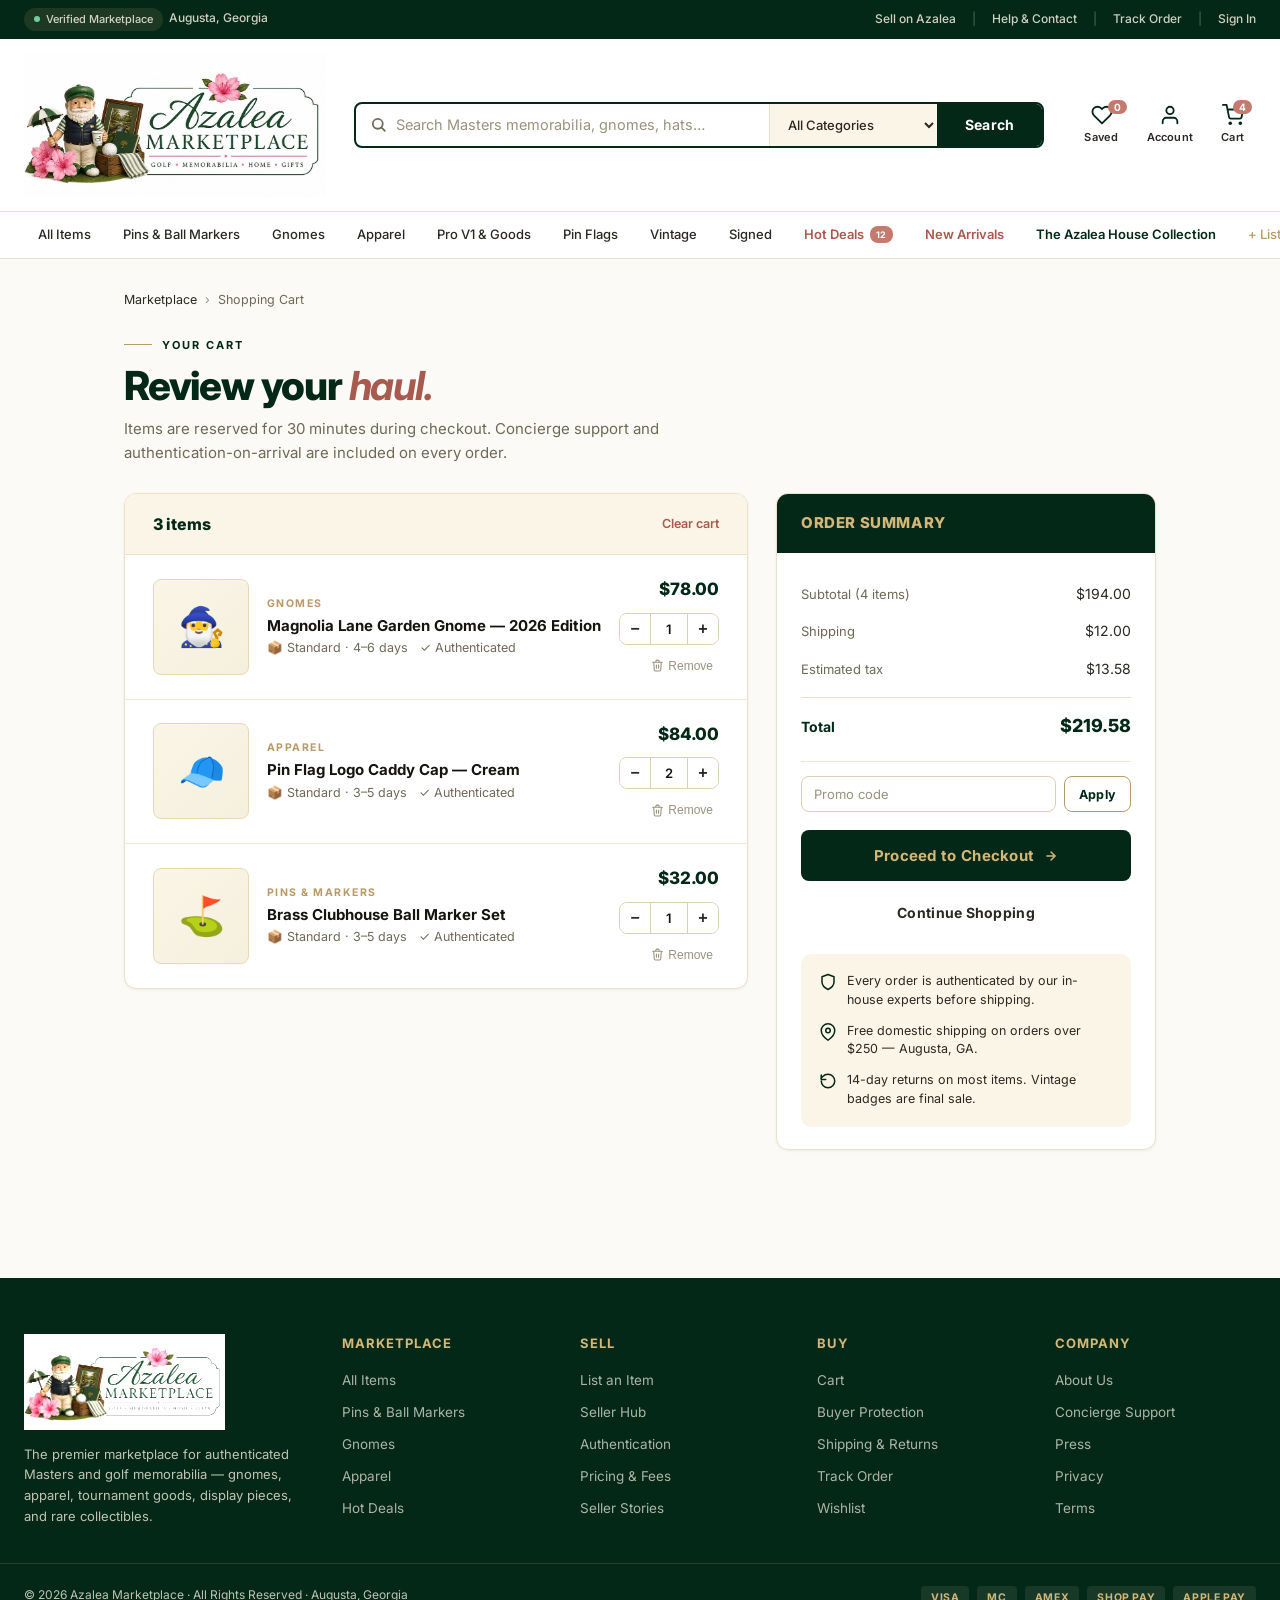
<file: cart/index.html>
<!DOCTYPE html>
<html lang="en-US">
<head>
<meta charset="UTF-8">
<meta name="viewport" content="width=device-width, initial-scale=1.0">
<meta name="description" content="The premier marketplace for authenticated Masters and golf memorabilia.">
<link rel="preconnect" href="https://fonts.googleapis.com">
<link rel="preconnect" href="https://fonts.gstatic.com" crossorigin>
<link href="https://fonts.googleapis.com/css2?family=Inter:wght@300;400;500;600;700;800;900&display=swap" rel="stylesheet">
<link rel="stylesheet" href="/assets/shared.css">
<style>
.cart-grid { display: grid; grid-template-columns: 1fr 380px; gap: 28px; align-items: start; }
.cart-items { background: white; border: 1px solid var(--line-soft); border-radius: 12px; box-shadow: var(--shadow-sm); overflow: hidden; }
.cart-items-head { padding: 18px 28px; background: var(--paper); border-bottom: 1px solid var(--line-soft); display: flex; justify-content: space-between; align-items: center; }
.cart-items-head h3 { font-size: 16px; font-weight: 800; color: var(--green-deep); }
.cart-items-head .clear-link { font-size: 12.5px; color: var(--coral-deep); cursor: pointer; font-weight: 600; text-decoration: none; }
.cart-items-head .clear-link:hover { text-decoration: underline; }

.cart-row { display: grid; grid-template-columns: 96px 1fr auto; gap: 18px; padding: 22px 28px; border-bottom: 1px solid var(--line-faint); align-items: center; transition: background .2s ease; }
.cart-row:last-child { border-bottom: none; }
.cart-row:hover { background: rgba(245, 239, 222, 0.4); }
.cart-row.removing { animation: rowOut .35s ease forwards; }
@keyframes rowOut { to { opacity: 0; transform: translateX(40px); padding-top: 0; padding-bottom: 0; max-height: 0; } }
.cart-row-img { width: 96px; height: 96px; border-radius: 8px; background: linear-gradient(135deg, var(--paper) 0%, var(--cream) 100%); display: flex; align-items: center; justify-content: center; font-size: 38px; border: 1px solid var(--gold-pale); flex-shrink: 0; }
.cart-row-info { min-width: 0; }
.cart-row-cat { font-size: 10.5px; font-weight: 700; letter-spacing: 0.14em; text-transform: uppercase; color: var(--gold); margin-bottom: 4px; }
.cart-row-title { font-size: 15px; font-weight: 700; color: var(--ink); margin-bottom: 4px; line-height: 1.3; }
.cart-row-meta { font-size: 12.5px; color: var(--ink-muted); display: flex; gap: 12px; flex-wrap: wrap; }
.cart-row-actions { display: flex; flex-direction: column; align-items: flex-end; gap: 10px; }
.cart-row-price { font-size: 17px; font-weight: 800; color: var(--green-deep); letter-spacing: -0.01em; }
.qty { display: inline-flex; align-items: center; border: 1px solid var(--line); border-radius: 8px; overflow: hidden; }
.qty button { width: 30px; height: 30px; border: none; background: white; color: var(--ink-warm); font-size: 16px; font-weight: 700; cursor: pointer; transition: background .15s ease; }
.qty button:hover { background: var(--paper); color: var(--green-deep); }
.qty button:active { transform: translateY(1px); }
.qty input { width: 38px; height: 30px; border: none; border-left: 1px solid var(--line); border-right: 1px solid var(--line); text-align: center; font-family: var(--font); font-size: 13px; font-weight: 600; color: var(--ink); outline: none; }
.cart-row-remove { background: none; border: none; color: var(--ink-soft); font-size: 12px; cursor: pointer; display: inline-flex; align-items: center; gap: 4px; padding: 4px 6px; border-radius: 6px; transition: color .15s ease, background .15s ease; }
.cart-row-remove:hover { color: var(--coral-deep); background: var(--error-light); }
.cart-row-remove svg { width: 13px; height: 13px; }

.cart-summary { position: sticky; top: 80px; }
.summary-card { background: white; border: 1px solid var(--line-soft); border-radius: 12px; box-shadow: var(--shadow-sm); overflow: hidden; }
.summary-head { padding: 18px 24px; background: var(--green-deep); color: var(--gold-bright); }
.summary-head h3 { font-size: 15px; font-weight: 800; letter-spacing: 0.04em; text-transform: uppercase; }
.summary-body { padding: 22px 24px; }
.summary-row { display: flex; justify-content: space-between; align-items: baseline; padding: 8px 0; font-size: 14px; color: var(--ink-warm); }
.summary-row .lbl { color: var(--ink-muted); font-size: 13px; }
.summary-row.total { border-top: 1px solid var(--line-soft); margin-top: 10px; padding-top: 14px; font-size: 18px; font-weight: 800; color: var(--green-deep); }
.summary-row.total .lbl { color: var(--green-deep); font-size: 14px; font-weight: 700; }
.promo-row { display: flex; gap: 8px; margin-top: 14px; padding-top: 14px; border-top: 1px solid var(--line-faint); }
.promo-row .input { font-size: 13px; padding: 9px 12px; }
.promo-row .btn-sm { white-space: nowrap; }
.promo-applied { font-size: 12px; color: var(--success); font-weight: 600; margin-top: 8px; }

.trust-row { display: flex; flex-direction: column; gap: 12px; margin-top: 18px; padding: 18px; background: var(--paper); border-radius: 10px; }
.trust-item { display: flex; gap: 10px; align-items: flex-start; font-size: 12.5px; color: var(--ink-warm); line-height: 1.5; }
.trust-item svg { width: 18px; height: 18px; color: var(--green-deep); flex-shrink: 0; margin-top: 1px; }

@media (max-width: 1024px) {
  .cart-grid { grid-template-columns: 1fr; }
  .cart-summary { position: static; }
  .cart-row { grid-template-columns: 80px 1fr; gap: 14px; padding: 16px; }
  .cart-row-img { width: 80px; height: 80px; }
  .cart-row-actions { grid-column: 1 / -1; flex-direction: row; justify-content: space-between; align-items: center; padding-top: 8px; border-top: 1px dashed var(--line-faint); }
}
</style>
<script>window.AZ_HOME="/";window.AZ_ASSETS="/assets";</script>
<title>Cart | Azalea Marketplace</title>
</head>
<body class="azalea-static">
<div class="topbar">
  <div class="topbar-inner">
    <div><span class="topbar-pill"><span class="dot"></span> Verified Marketplace</span> &nbsp;Augusta, Georgia</div>
    <div class="topbar-right">
      <a href="/sell/">Sell on Azalea</a>
      <span class="sep">|</span>
      <a href="#">Help &amp; Contact</a>
      <span class="sep">|</span>
      <a href="#">Track Order</a>
      <span class="sep">|</span>
      <a href="/login/">Sign In</a>
    </div>
  </div>
</div>
<header class="header">
  <div class="header-inner">
    <a href="/" class="brand">
      <img src="/assets/azalea-logo.jpg" alt="Azalea Marketplace — Golf · Memorabilia · Home · Gifts" class="brand-logo">
    </a>
    <div class="search">
      <div class="search-input-wrap">
        <svg viewBox="0 0 24 24" fill="none" stroke="currentColor" stroke-width="2.5" stroke-linecap="round"><circle cx="11" cy="11" r="7"/><path d="M21 21l-4.3-4.3"/></svg>
        <input type="text" placeholder="Search Masters memorabilia, gnomes, hats…" id="searchInput">
      </div>
      <select class="search-cat">
        <option>All Categories</option>
        <option>Pins &amp; Ball Markers</option>
        <option>Gnomes</option>
        <option>Apparel</option>
        <option>Tournament Goods</option>
        <option>Vintage</option>
      </select>
      <button class="search-btn" onclick="window.location.href='/'">Search</button>
    </div>
    <div class="header-actions">
      <a href="/dashboard/#saved" class="h-action">
        <svg viewBox="0 0 24 24" fill="none" stroke="currentColor" stroke-width="2" stroke-linecap="round" stroke-linejoin="round"><path d="M20.84 4.61a5.5 5.5 0 0 0-7.78 0L12 5.67l-1.06-1.06a5.5 5.5 0 0 0-7.78 7.78l1.06 1.06L12 21.23l7.78-7.78 1.06-1.06a5.5 5.5 0 0 0 0-7.78z"/></svg>
        <span class="h-action-label">Saved</span>
        <span class="h-action-badge" data-saved-count>0</span>
      </a>
      <a href="/login/" class="h-action">
        <svg viewBox="0 0 24 24" fill="none" stroke="currentColor" stroke-width="2" stroke-linecap="round" stroke-linejoin="round"><path d="M20 21v-2a4 4 0 0 0-4-4H8a4 4 0 0 0-4 4v2"/><circle cx="12" cy="7" r="4"/></svg>
        <span class="h-action-label">Account</span>
      </a>
      <a href="/cart/" class="h-action">
        <svg viewBox="0 0 24 24" fill="none" stroke="currentColor" stroke-width="2" stroke-linecap="round" stroke-linejoin="round"><circle cx="9" cy="21" r="1"/><circle cx="20" cy="21" r="1"/><path d="M1 1h4l2.68 13.39a2 2 0 0 0 2 1.61h9.72a2 2 0 0 0 2-1.61L23 6H6"/></svg>
        <span class="h-action-label">Cart</span>
        <span class="h-action-badge" data-cart-count>0</span>
      </a>
    </div>
  </div>
</header>
<nav class="catnav">
  <div class="catnav-inner">
    <a href="/" class="catnav-link">All Items</a>
    <a href="/#shop" class="catnav-link">Pins & Ball Markers</a>
    <a href="/#shop" class="catnav-link">Gnomes</a>
    <a href="/#shop" class="catnav-link">Apparel</a>
    <a href="/#shop" class="catnav-link">Pro V1 & Goods</a>
    <a href="/#shop" class="catnav-link">Pin Flags</a>
    <a href="/#shop" class="catnav-link">Vintage</a>
    <a href="/#shop" class="catnav-link">Signed</a>
    <a href="/#shop" class="catnav-link special">Hot Deals <span class="badge">12</span></a>
    <a href="/#shop" class="catnav-link special">New Arrivals</a>
    <a href="/collection/" class="catnav-link special" style="color: var(--green-deep);">The Azalea House Collection</a>
    <a href="/sell/" class="catnav-link" style="margin-left: auto; color: var(--gold);">+ List an Item</a>
  </div>
</nav>
<main class="page-narrow">
  <div class="crumbs reveal">
    <a href="/">Marketplace</a>
    <span class="sep">›</span>
    <span>Shopping Cart</span>
  </div>

  <div class="reveal">
    <div class="page-eye"><span class="line"></span> Your Cart</div>
    <h1 class="page-title">Review your <em>haul.</em></h1>
    <p class="page-sub">Items are reserved for 30 minutes during checkout. Concierge support and authentication-on-arrival are included on every order.</p>
  </div>

  <div class="cart-grid">
    <div class="cart-items reveal reveal-d1" id="cartItems">
      <!-- populated by script -->
    </div>

    <aside class="cart-summary reveal reveal-d2">
      <div class="summary-card">
        <div class="summary-head"><h3>Order Summary</h3></div>
        <div class="summary-body">
          <div class="summary-row"><span class="lbl">Subtotal (<span id="sumCount">0</span> items)</span><span id="sumSub">$0.00</span></div>
          <div class="summary-row"><span class="lbl">Shipping</span><span id="sumShip">—</span></div>
          <div class="summary-row"><span class="lbl">Estimated tax</span><span id="sumTax">—</span></div>
          <div class="summary-row total"><span class="lbl">Total</span><span id="sumTotal">$0.00</span></div>
          <div class="promo-row">
            <input type="text" class="input" placeholder="Promo code" id="promoInput">
            <button class="btn btn-secondary btn-sm" id="promoBtn">Apply</button>
          </div>
          <div class="promo-applied" id="promoApplied" style="display:none;">✓ Promo <strong>AZALEA10</strong> applied — 10% off</div>
          <button class="btn btn-primary btn-block btn-lg" id="checkoutBtn" style="margin-top: 18px;">
            Proceed to Checkout
            <svg viewBox="0 0 24 24" fill="none" stroke="currentColor" stroke-width="2.5" stroke-linecap="round"><path d="M5 12h14M12 5l7 7-7 7"/></svg>
          </button>
          <a href="/" class="btn btn-ghost btn-block" style="margin-top: 8px;">Continue Shopping</a>

          <div class="trust-row">
            <div class="trust-item">
              <svg viewBox="0 0 24 24" fill="none" stroke="currentColor" stroke-width="2" stroke-linecap="round" stroke-linejoin="round"><path d="M12 22s8-4 8-10V5l-8-3-8 3v7c0 6 8 10 8 10z"/></svg>
              <span>Every order is authenticated by our in-house experts before shipping.</span>
            </div>
            <div class="trust-item">
              <svg viewBox="0 0 24 24" fill="none" stroke="currentColor" stroke-width="2" stroke-linecap="round" stroke-linejoin="round"><path d="M21 10c0 7-9 13-9 13s-9-6-9-13a9 9 0 0 1 18 0z"/><circle cx="12" cy="10" r="3"/></svg>
              <span>Free domestic shipping on orders over $250 — Augusta, GA.</span>
            </div>
            <div class="trust-item">
              <svg viewBox="0 0 24 24" fill="none" stroke="currentColor" stroke-width="2" stroke-linecap="round" stroke-linejoin="round"><path d="M3 12a9 9 0 1 0 9-9 9.74 9.74 0 0 0-7 3l-2 2"/><polyline points="3 4 3 10 9 10"/></svg>
              <span>14-day returns on most items. Vintage badges are final sale.</span>
            </div>
          </div>
        </div>
      </div>
    </aside>
  </div>
</main><footer class="footer">
  <div class="footer-inner">
    <div class="footer-brand-block">
      <div class="footer-brand-row">
        <img src="/assets/azalea-logo.jpg" alt="Azalea Marketplace" class="footer-brand-logo">
      </div>
      <div class="footer-tag">The premier marketplace for authenticated Masters and golf memorabilia — gnomes, apparel, tournament goods, display pieces, and rare collectibles.</div>
    </div>
    <div class="footer-col">
      <h4>Marketplace</h4>
      <ul>
        <li><a href="/">All Items</a></li>
        <li><a href="/#shop">Pins &amp; Ball Markers</a></li>
        <li><a href="/#shop">Gnomes</a></li>
        <li><a href="/#shop">Apparel</a></li>
        <li><a href="/#shop">Hot Deals</a></li>
      </ul>
    </div>
    <div class="footer-col">
      <h4>Sell</h4>
      <ul>
        <li><a href="/sell/">List an Item</a></li>
        <li><a href="/dashboard/">Seller Hub</a></li>
        <li><a href="#">Authentication</a></li>
        <li><a href="#">Pricing &amp; Fees</a></li>
        <li><a href="#">Seller Stories</a></li>
      </ul>
    </div>
    <div class="footer-col">
      <h4>Buy</h4>
      <ul>
        <li><a href="/cart/">Cart</a></li>
        <li><a href="#">Buyer Protection</a></li>
        <li><a href="#">Shipping &amp; Returns</a></li>
        <li><a href="#">Track Order</a></li>
        <li><a href="/dashboard/#saved">Wishlist</a></li>
      </ul>
    </div>
    <div class="footer-col">
      <h4>Company</h4>
      <ul>
        <li><a href="#">About Us</a></li>
        <li><a href="#">Concierge Support</a></li>
        <li><a href="#">Press</a></li>
        <li><a href="#">Privacy</a></li>
        <li><a href="#">Terms</a></li>
      </ul>
    </div>
  </div>
  <div class="footer-bot">
    <div>© 2026 Azalea Marketplace · All Rights Reserved · Augusta, Georgia</div>
    <div class="footer-payments">
      <span class="footer-payment">VISA</span>
      <span class="footer-payment">MC</span>
      <span class="footer-payment">AMEX</span>
      <span class="footer-payment">SHOP PAY</span>
      <span class="footer-payment">APPLE PAY</span>
    </div>
  </div>
</footer>
<script src="/assets/shared.js"></script>
<script>
(function() {
  const SAMPLE = [
    { id: 'gnome-magnolia', cat: 'Gnomes', title: 'Magnolia Lane Garden Gnome — 2026 Edition', emoji: '🧙‍♂️', price: 78, qty: 1, ship: 'Standard · 4–6 days' },
    { id: 'cap-flag-cream', cat: 'Apparel', title: 'Pin Flag Logo Caddy Cap — Cream', emoji: '🧢', price: 42, qty: 2, ship: 'Standard · 3–5 days' },
    { id: 'pin-clubhouse', cat: 'Pins & Markers', title: 'Brass Clubhouse Ball Marker Set', emoji: '⛳', price: 32, qty: 1, ship: 'Standard · 3–5 days' }
  ];

  if (Azalea.Cart.all().length === 0) {
    SAMPLE.forEach(it => Azalea.Cart.add(it));
  }

  const itemsEl = document.getElementById('cartItems');
  const sumCount = document.getElementById('sumCount');
  const sumSub = document.getElementById('sumSub');
  const sumShip = document.getElementById('sumShip');
  const sumTax = document.getElementById('sumTax');
  const sumTotal = document.getElementById('sumTotal');
  const promoBtn = document.getElementById('promoBtn');
  const promoInput = document.getElementById('promoInput');
  const promoAppliedEl = document.getElementById('promoApplied');
  const checkoutBtn = document.getElementById('checkoutBtn');
  let promoActive = false;

  function fmt(n) { return '$' + n.toFixed(2); }

  function render() {
    const items = Azalea.Cart.all();
    if (items.length === 0) {
      itemsEl.innerHTML = `
        <div class="empty">
          <div class="empty-art">
            <svg viewBox="0 0 24 24" fill="none" stroke="currentColor" stroke-width="1.6" stroke-linecap="round" stroke-linejoin="round"><circle cx="9" cy="21" r="1"/><circle cx="20" cy="21" r="1"/><path d="M1 1h4l2.68 13.39a2 2 0 0 0 2 1.61h9.72a2 2 0 0 0 2-1.61L23 6H6"/></svg>
          </div>
          <h3>Your cart is empty</h3>
          <p>Browse the marketplace to find authenticated Masters memorabilia, apparel, and gifts.</p>
          <a href="/" class="btn btn-primary">Browse Marketplace</a>
        </div>`;
    } else {
      itemsEl.innerHTML = `
        <div class="cart-items-head">
          <h3>${items.length} item${items.length === 1 ? '' : 's'}</h3>
          <a class="clear-link" id="clearCartLink">Clear cart</a>
        </div>
        ${items.map(it => `
          <div class="cart-row" data-id="${it.id}">
            <div class="cart-row-img">${it.emoji || '🏌️'}</div>
            <div class="cart-row-info">
              <div class="cart-row-cat">${it.cat}</div>
              <div class="cart-row-title">${it.title}</div>
              <div class="cart-row-meta">
                <span>📦 ${it.ship || 'Standard shipping'}</span>
                <span>✓ Authenticated</span>
              </div>
            </div>
            <div class="cart-row-actions">
              <div class="cart-row-price">${fmt(it.price * it.qty)}</div>
              <div class="qty" data-id="${it.id}">
                <button data-act="dec">−</button>
                <input type="text" value="${it.qty}" readonly>
                <button data-act="inc">+</button>
              </div>
              <button class="cart-row-remove" data-act="rm">
                <svg viewBox="0 0 24 24" fill="none" stroke="currentColor" stroke-width="2" stroke-linecap="round"><path d="M3 6h18M19 6l-1 14a2 2 0 0 1-2 2H8a2 2 0 0 1-2-2L5 6M10 11v6M14 11v6M9 6V4a2 2 0 0 1 2-2h2a2 2 0 0 1 2 2v2"/></svg>
                Remove
              </button>
            </div>
          </div>`).join('')}`;

      document.getElementById('clearCartLink').onclick = () => {
        if (confirm('Clear all items from your cart?')) {
          Azalea.Cart.clear();
          render();
          Azalea.toast('Cart cleared', 'info');
        }
      };

      itemsEl.querySelectorAll('.cart-row').forEach(row => {
        const id = row.dataset.id;
        row.querySelector('[data-act="dec"]').onclick = () => {
          const cur = Azalea.Cart.all().find(i => i.id === id);
          if (cur && cur.qty > 1) { Azalea.Cart.setQty(id, cur.qty - 1); render(); }
        };
        row.querySelector('[data-act="inc"]').onclick = () => {
          const cur = Azalea.Cart.all().find(i => i.id === id);
          if (cur) { Azalea.Cart.setQty(id, cur.qty + 1); render(); }
        };
        row.querySelector('[data-act="rm"]').onclick = () => {
          row.classList.add('removing');
          setTimeout(() => { Azalea.Cart.remove(id); render(); Azalea.toast('Removed from cart', 'info'); }, 320);
        };
      });
    }
    updateTotals();
  }

  function updateTotals() {
    const items = Azalea.Cart.all();
    const sub = items.reduce((s, it) => s + it.price * it.qty, 0);
    const ship = sub === 0 ? 0 : (sub >= 250 ? 0 : 12);
    const tax = sub * 0.07;
    const discount = promoActive ? sub * 0.10 : 0;
    const total = sub + ship + tax - discount;

    sumCount.textContent = items.reduce((n, it) => n + it.qty, 0);
    sumSub.textContent = fmt(sub);
    sumShip.textContent = sub === 0 ? '—' : (ship === 0 ? 'FREE' : fmt(ship));
    sumTax.textContent = sub === 0 ? '—' : fmt(tax);
    sumTotal.textContent = fmt(Math.max(0, total));
    checkoutBtn.disabled = items.length === 0;
  }

  promoBtn.onclick = () => {
    const code = promoInput.value.trim().toUpperCase();
    if (code === 'AZALEA10') {
      promoActive = true;
      promoAppliedEl.style.display = 'block';
      Azalea.toast('Promo applied — 10% off', 'success');
      updateTotals();
    } else if (code) {
      Azalea.toast('Invalid promo code', 'error');
    }
  };

  checkoutBtn.onclick = () => {
    if (Azalea.Cart.all().length > 0) window.location.href = '/checkout/';
  };

  render();
})();
</script>
</body>
</html>
</file>
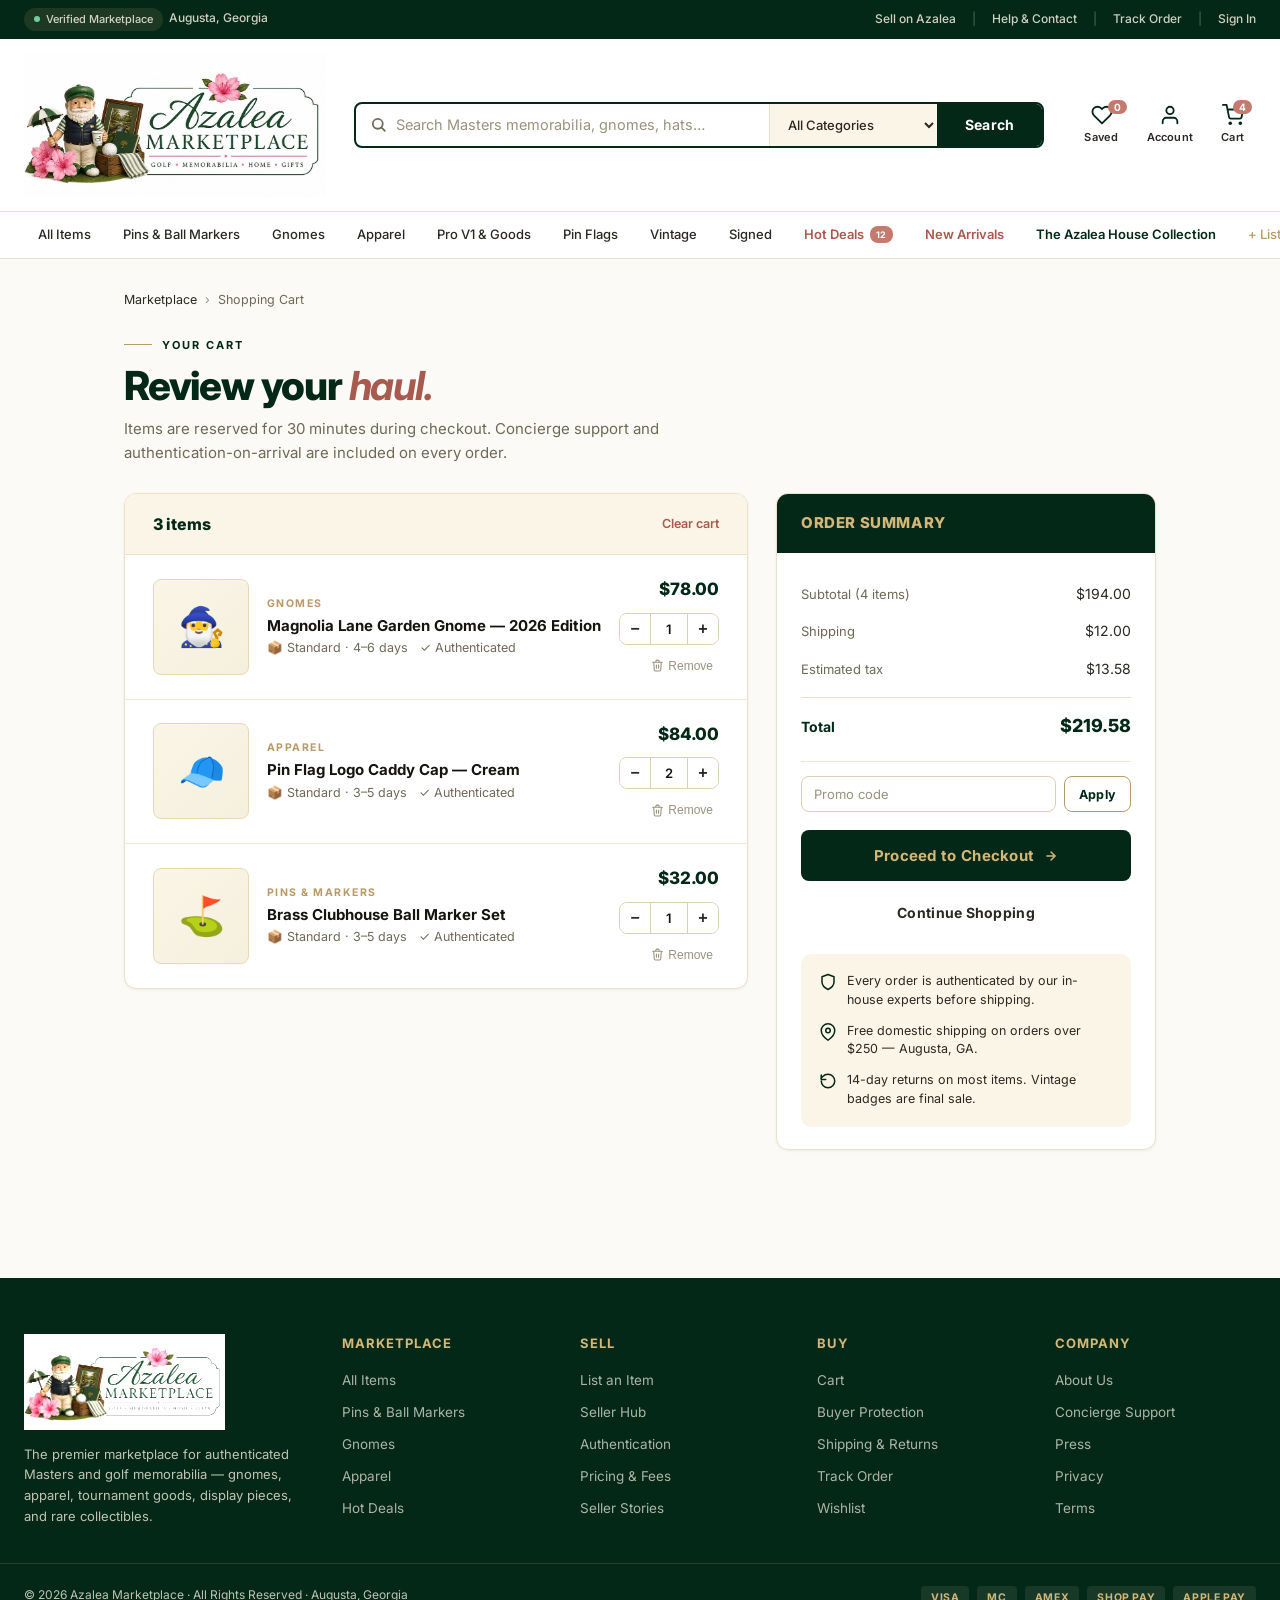
<file: checkout/index.html>
<!DOCTYPE html>
<html lang="en-US">
<head>
<meta charset="UTF-8">
<meta name="viewport" content="width=device-width, initial-scale=1.0">
<meta name="description" content="The premier marketplace for authenticated Masters and golf memorabilia.">
<link rel="preconnect" href="https://fonts.googleapis.com">
<link rel="preconnect" href="https://fonts.gstatic.com" crossorigin>
<link href="https://fonts.googleapis.com/css2?family=Inter:wght@300;400;500;600;700;800;900&display=swap" rel="stylesheet">
<link rel="stylesheet" href="/assets/shared.css">
<style>
.co-grid { display: grid; grid-template-columns: 1fr 380px; gap: 28px; align-items: start; }
.co-stepper { display: flex; gap: 8px; margin-bottom: 24px; padding: 12px 18px; background: white; border: 1px solid var(--line-soft); border-radius: 10px; }
.co-step { display: flex; align-items: center; gap: 8px; font-size: 12.5px; color: var(--ink-muted); flex: 1; font-weight: 600; }
.co-step .num { width: 22px; height: 22px; border-radius: 50%; background: var(--line-soft); color: var(--ink-muted); display: inline-flex; align-items: center; justify-content: center; font-size: 11px; font-weight: 800; }
.co-step.active { color: var(--green-deep); }
.co-step.active .num { background: var(--green-deep); color: var(--gold-bright); }
.co-step.done .num { background: var(--success); color: white; }
.co-step.done .num::after { content: '✓'; }
.co-step.done .num span { display: none; }
.co-step .arrow { color: var(--line); }

.co-section { background: white; border: 1px solid var(--line-soft); border-radius: 12px; box-shadow: var(--shadow-sm); margin-bottom: 18px; }
.co-section-head { padding: 18px 24px; border-bottom: 1px solid var(--line-faint); display: flex; align-items: center; gap: 12px; }
.co-section-head .num { width: 28px; height: 28px; border-radius: 50%; background: var(--green-deep); color: var(--gold-bright); display: inline-flex; align-items: center; justify-content: center; font-size: 12px; font-weight: 800; }
.co-section-head h3 { font-size: 16px; font-weight: 800; color: var(--green-deep); }
.co-section-body { padding: 22px 24px; }

.pay-method { display: grid; grid-template-columns: repeat(4, 1fr); gap: 10px; margin-bottom: 16px; }
.pay-opt { padding: 12px 10px; border: 1.5px solid var(--line); border-radius: 8px; cursor: pointer; text-align: center; font-size: 12.5px; font-weight: 700; color: var(--ink-warm); transition: all .2s ease; background: white; }
.pay-opt:hover { background: var(--paper); border-color: var(--gold); }
.pay-opt.selected { border-color: var(--green-deep); background: var(--success-light); color: var(--green-deep); box-shadow: 0 0 0 3px rgba(10, 93, 58, 0.08); }

.review-row { display: grid; grid-template-columns: 56px 1fr auto; gap: 12px; padding: 10px 0; border-bottom: 1px solid var(--line-faint); align-items: center; font-size: 13px; }
.review-row:last-child { border-bottom: none; }
.review-row-img { width: 56px; height: 56px; border-radius: 6px; background: var(--paper); display: flex; align-items: center; justify-content: center; font-size: 24px; }
.review-row-info .t { font-weight: 700; color: var(--ink); font-size: 13px; line-height: 1.3; }
.review-row-info .m { font-size: 11.5px; color: var(--ink-muted); margin-top: 2px; }
.review-row .pr { font-weight: 700; color: var(--green-deep); }

.summary-card { background: white; border: 1px solid var(--line-soft); border-radius: 12px; box-shadow: var(--shadow-sm); overflow: hidden; position: sticky; top: 80px; }
.summary-head { padding: 16px 22px; background: var(--green-deep); color: var(--gold-bright); }
.summary-head h3 { font-size: 14px; font-weight: 800; letter-spacing: 0.04em; text-transform: uppercase; }
.summary-body { padding: 20px 22px; }
.summary-row { display: flex; justify-content: space-between; padding: 7px 0; font-size: 13.5px; color: var(--ink-warm); }
.summary-row .lbl { color: var(--ink-muted); font-size: 13px; }
.summary-row.total { border-top: 1px solid var(--line-soft); margin-top: 8px; padding-top: 12px; font-size: 18px; font-weight: 800; color: var(--green-deep); }
.summary-row.total .lbl { color: var(--green-deep); font-size: 14px; font-weight: 700; }

@media (max-width: 1024px) {
  .co-grid { grid-template-columns: 1fr; }
  .summary-card { position: static; }
  .pay-method { grid-template-columns: repeat(2, 1fr); }
}
</style>
<script>window.AZ_HOME="/";window.AZ_ASSETS="/assets";</script>
<title>Checkout | Azalea Marketplace</title>
</head>
<body class="azalea-static">
<div class="topbar">
  <div class="topbar-inner">
    <div><span class="topbar-pill"><span class="dot"></span> Verified Marketplace</span> &nbsp;Augusta, Georgia</div>
    <div class="topbar-right">
      <a href="/sell/">Sell on Azalea</a>
      <span class="sep">|</span>
      <a href="#">Help &amp; Contact</a>
      <span class="sep">|</span>
      <a href="#">Track Order</a>
      <span class="sep">|</span>
      <a href="/login/">Sign In</a>
    </div>
  </div>
</div>
<header class="header">
  <div class="header-inner">
    <a href="/" class="brand">
      <img src="/assets/azalea-logo.jpg" alt="Azalea Marketplace — Golf · Memorabilia · Home · Gifts" class="brand-logo">
    </a>
    <div class="search">
      <div class="search-input-wrap">
        <svg viewBox="0 0 24 24" fill="none" stroke="currentColor" stroke-width="2.5" stroke-linecap="round"><circle cx="11" cy="11" r="7"/><path d="M21 21l-4.3-4.3"/></svg>
        <input type="text" placeholder="Search Masters memorabilia, gnomes, hats…" id="searchInput">
      </div>
      <select class="search-cat">
        <option>All Categories</option>
        <option>Pins &amp; Ball Markers</option>
        <option>Gnomes</option>
        <option>Apparel</option>
        <option>Tournament Goods</option>
        <option>Vintage</option>
      </select>
      <button class="search-btn" onclick="window.location.href='/'">Search</button>
    </div>
    <div class="header-actions">
      <a href="/dashboard/#saved" class="h-action">
        <svg viewBox="0 0 24 24" fill="none" stroke="currentColor" stroke-width="2" stroke-linecap="round" stroke-linejoin="round"><path d="M20.84 4.61a5.5 5.5 0 0 0-7.78 0L12 5.67l-1.06-1.06a5.5 5.5 0 0 0-7.78 7.78l1.06 1.06L12 21.23l7.78-7.78 1.06-1.06a5.5 5.5 0 0 0 0-7.78z"/></svg>
        <span class="h-action-label">Saved</span>
        <span class="h-action-badge" data-saved-count>0</span>
      </a>
      <a href="/login/" class="h-action">
        <svg viewBox="0 0 24 24" fill="none" stroke="currentColor" stroke-width="2" stroke-linecap="round" stroke-linejoin="round"><path d="M20 21v-2a4 4 0 0 0-4-4H8a4 4 0 0 0-4 4v2"/><circle cx="12" cy="7" r="4"/></svg>
        <span class="h-action-label">Account</span>
      </a>
      <a href="/cart/" class="h-action">
        <svg viewBox="0 0 24 24" fill="none" stroke="currentColor" stroke-width="2" stroke-linecap="round" stroke-linejoin="round"><circle cx="9" cy="21" r="1"/><circle cx="20" cy="21" r="1"/><path d="M1 1h4l2.68 13.39a2 2 0 0 0 2 1.61h9.72a2 2 0 0 0 2-1.61L23 6H6"/></svg>
        <span class="h-action-label">Cart</span>
        <span class="h-action-badge" data-cart-count>0</span>
      </a>
    </div>
  </div>
</header>
<main class="page-narrow">
  <div class="crumbs reveal">
    <a href="/cart/">Cart</a>
    <span class="sep">›</span>
    <span>Checkout</span>
  </div>

  <div class="reveal">
    <div class="page-eye"><span class="line"></span> Secure Checkout</div>
    <h1 class="page-title">One step from <em>delivery.</em></h1>
  </div>

  <div class="co-stepper reveal reveal-d1">
    <div class="co-step done"><div class="num"><span>1</span></div> Cart <span class="arrow">›</span></div>
    <div class="co-step active"><div class="num">2</div> Checkout <span class="arrow">›</span></div>
    <div class="co-step"><div class="num">3</div> Confirmation</div>
  </div>

  <form class="co-grid" id="checkoutForm" novalidate>
    <div>
      <div class="co-section reveal reveal-d2">
        <div class="co-section-head"><div class="num">1</div><h3>Shipping address</h3></div>
        <div class="co-section-body">
          <div class="field-row">
            <div class="field"><label>First name <span class="req">*</span></label><input class="input" type="text" required></div>
            <div class="field"><label>Last name <span class="req">*</span></label><input class="input" type="text" required></div>
          </div>
          <div class="field"><label>Street address <span class="req">*</span></label><input class="input" type="text" placeholder="123 Magnolia Lane" required></div>
          <div class="field"><label>Apartment, suite, etc. <span class="hint" style="font-weight: 500;">(optional)</span></label><input class="input" type="text"></div>
          <div class="field-3">
            <div class="field"><label>City <span class="req">*</span></label><input class="input" type="text" required></div>
            <div class="field"><label>State <span class="req">*</span></label><input class="input" type="text" placeholder="GA" required></div>
            <div class="field"><label>ZIP <span class="req">*</span></label><input class="input" type="text" required></div>
          </div>
          <div class="field"><label>Phone <span class="hint" style="font-weight: 500;">(for delivery updates)</span></label><input class="input" type="tel"></div>
        </div>
      </div>

      <div class="co-section reveal reveal-d3">
        <div class="co-section-head"><div class="num">2</div><h3>Shipping method</h3></div>
        <div class="co-section-body">
          <label class="checkbox-row checked" style="margin-bottom: 8px;">
            <input type="radio" name="ship" checked>
            <div class="ck-text"><div class="ck-title">Standard Shipping · 3–5 business days</div><div class="ck-sub">USPS / UPS Ground · tracked &amp; insured</div></div>
            <div style="font-weight: 700; color: var(--green-deep);">$8.95</div>
          </label>
          <label class="checkbox-row" style="margin-bottom: 8px;">
            <input type="radio" name="ship">
            <div class="ck-text"><div class="ck-title">Express · 1–2 business days</div><div class="ck-sub">FedEx Express · signature required</div></div>
            <div style="font-weight: 700; color: var(--green-deep);">$24.95</div>
          </label>
          <label class="checkbox-row">
            <input type="radio" name="ship">
            <div class="ck-text"><div class="ck-title">Local Pickup · Augusta, GA</div><div class="ck-sub">Collect from our authentication studio</div></div>
            <div style="font-weight: 700; color: var(--success);">FREE</div>
          </label>
        </div>
      </div>

      <div class="co-section reveal reveal-d4">
        <div class="co-section-head"><div class="num">3</div><h3>Payment</h3></div>
        <div class="co-section-body">
          <div class="pay-method" id="payMethod">
            <div class="pay-opt selected" data-pay="card">💳 Card</div>
            <div class="pay-opt" data-pay="apple">🍎 Apple Pay</div>
            <div class="pay-opt" data-pay="shop">🛍️ Shop Pay</div>
            <div class="pay-opt" data-pay="paypal">P PayPal</div>
          </div>

          <div id="cardFields">
            <div class="field"><label>Card number <span class="req">*</span></label><input class="input" type="text" placeholder="1234 5678 9012 3456" maxlength="19" id="ccNumber"></div>
            <div class="field-row">
              <div class="field"><label>Expiry <span class="req">*</span></label><input class="input" type="text" placeholder="MM / YY" maxlength="7" id="ccExp"></div>
              <div class="field"><label>CVC <span class="req">*</span></label><input class="input" type="text" placeholder="123" maxlength="4"></div>
            </div>
            <div class="field" style="margin-bottom: 0;"><label>Name on card <span class="req">*</span></label><input class="input" type="text"></div>
          </div>

          <label class="checkbox-row" style="margin-top: 16px;">
            <input type="checkbox" checked>
            <div class="ck-text"><div class="ck-title">Billing address same as shipping</div></div>
          </label>
        </div>
      </div>
    </div>

    <aside class="reveal reveal-d2">
      <div class="summary-card">
        <div class="summary-head"><h3>Your Order</h3></div>
        <div class="summary-body">
          <div id="reviewItems"></div>
          <div style="margin-top: 14px;">
            <div class="summary-row"><span class="lbl">Subtotal</span><span id="cSub">$0.00</span></div>
            <div class="summary-row"><span class="lbl">Shipping</span><span>$8.95</span></div>
            <div class="summary-row"><span class="lbl">Estimated tax</span><span id="cTax">$0.00</span></div>
            <div class="summary-row total"><span class="lbl">Total</span><span id="cTotal">$0.00</span></div>
          </div>
          <button type="submit" class="btn btn-primary btn-block btn-lg" id="placeOrderBtn" style="margin-top: 18px;">
            Place Order
            <svg viewBox="0 0 24 24" fill="none" stroke="currentColor" stroke-width="2.5" stroke-linecap="round"><polyline points="20 6 9 17 4 12"/></svg>
          </button>
          <div style="text-align: center; font-size: 11.5px; color: var(--ink-muted); margin-top: 12px;">🔒 Secured by 256-bit SSL · Buyer protection included</div>
        </div>
      </div>
    </aside>
  </form>
</main><footer class="footer">
  <div class="footer-inner">
    <div class="footer-brand-block">
      <div class="footer-brand-row">
        <img src="/assets/azalea-logo.jpg" alt="Azalea Marketplace" class="footer-brand-logo">
      </div>
      <div class="footer-tag">The premier marketplace for authenticated Masters and golf memorabilia — gnomes, apparel, tournament goods, display pieces, and rare collectibles.</div>
    </div>
    <div class="footer-col">
      <h4>Marketplace</h4>
      <ul>
        <li><a href="/">All Items</a></li>
        <li><a href="/#shop">Pins &amp; Ball Markers</a></li>
        <li><a href="/#shop">Gnomes</a></li>
        <li><a href="/#shop">Apparel</a></li>
        <li><a href="/#shop">Hot Deals</a></li>
      </ul>
    </div>
    <div class="footer-col">
      <h4>Sell</h4>
      <ul>
        <li><a href="/sell/">List an Item</a></li>
        <li><a href="/dashboard/">Seller Hub</a></li>
        <li><a href="#">Authentication</a></li>
        <li><a href="#">Pricing &amp; Fees</a></li>
        <li><a href="#">Seller Stories</a></li>
      </ul>
    </div>
    <div class="footer-col">
      <h4>Buy</h4>
      <ul>
        <li><a href="/cart/">Cart</a></li>
        <li><a href="#">Buyer Protection</a></li>
        <li><a href="#">Shipping &amp; Returns</a></li>
        <li><a href="#">Track Order</a></li>
        <li><a href="/dashboard/#saved">Wishlist</a></li>
      </ul>
    </div>
    <div class="footer-col">
      <h4>Company</h4>
      <ul>
        <li><a href="#">About Us</a></li>
        <li><a href="#">Concierge Support</a></li>
        <li><a href="#">Press</a></li>
        <li><a href="#">Privacy</a></li>
        <li><a href="#">Terms</a></li>
      </ul>
    </div>
  </div>
  <div class="footer-bot">
    <div>© 2026 Azalea Marketplace · All Rights Reserved · Augusta, Georgia</div>
    <div class="footer-payments">
      <span class="footer-payment">VISA</span>
      <span class="footer-payment">MC</span>
      <span class="footer-payment">AMEX</span>
      <span class="footer-payment">SHOP PAY</span>
      <span class="footer-payment">APPLE PAY</span>
    </div>
  </div>
</footer>
<script src="/assets/shared.js"></script>
<script>
(function() {
  const items = Azalea.Cart.all();
  const reviewItems = document.getElementById('reviewItems');
  if (items.length === 0) {
    window.location.href = '/cart/';
    return;
  }
  reviewItems.innerHTML = items.map(it => `
    <div class="review-row">
      <div class="review-row-img">${it.emoji || '🏌️'}</div>
      <div class="review-row-info">
        <div class="t">${it.title}</div>
        <div class="m">Qty ${it.qty} · ${it.cat}</div>
      </div>
      <div class="pr">$${(it.price * it.qty).toFixed(2)}</div>
    </div>`).join('');

  const sub = items.reduce((s, it) => s + it.price * it.qty, 0);
  const ship = 8.95;
  const tax = sub * 0.07;
  document.getElementById('cSub').textContent = '$' + sub.toFixed(2);
  document.getElementById('cTax').textContent = '$' + tax.toFixed(2);
  document.getElementById('cTotal').textContent = '$' + (sub + ship + tax).toFixed(2);

  document.querySelectorAll('.pay-opt').forEach(opt => {
    opt.onclick = () => {
      document.querySelectorAll('.pay-opt').forEach(o => o.classList.remove('selected'));
      opt.classList.add('selected');
      const isCard = opt.dataset.pay === 'card';
      document.getElementById('cardFields').style.display = isCard ? 'block' : 'none';
    };
  });

  document.querySelectorAll('input[name="ship"]').forEach(r => {
    r.onchange = () => {
      document.querySelectorAll('input[name="ship"]').forEach(o => o.closest('.checkbox-row').classList.toggle('checked', o.checked));
    };
  });

  // Card formatting
  document.getElementById('ccNumber').addEventListener('input', (e) => {
    let v = e.target.value.replace(/\s/g, '').replace(/[^0-9]/g, '');
    e.target.value = v.replace(/(.{4})/g, '$1 ').trim();
  });
  document.getElementById('ccExp').addEventListener('input', (e) => {
    let v = e.target.value.replace(/[^0-9]/g, '');
    if (v.length >= 2) v = v.slice(0, 2) + ' / ' + v.slice(2, 4);
    e.target.value = v;
  });

  document.getElementById('checkoutForm').addEventListener('submit', (e) => {
    e.preventDefault();
    Azalea.Cart.clear();
    window.location.href = '/order-success/?type=order';
  });
})();
</script>
</body>
</html>
</file>
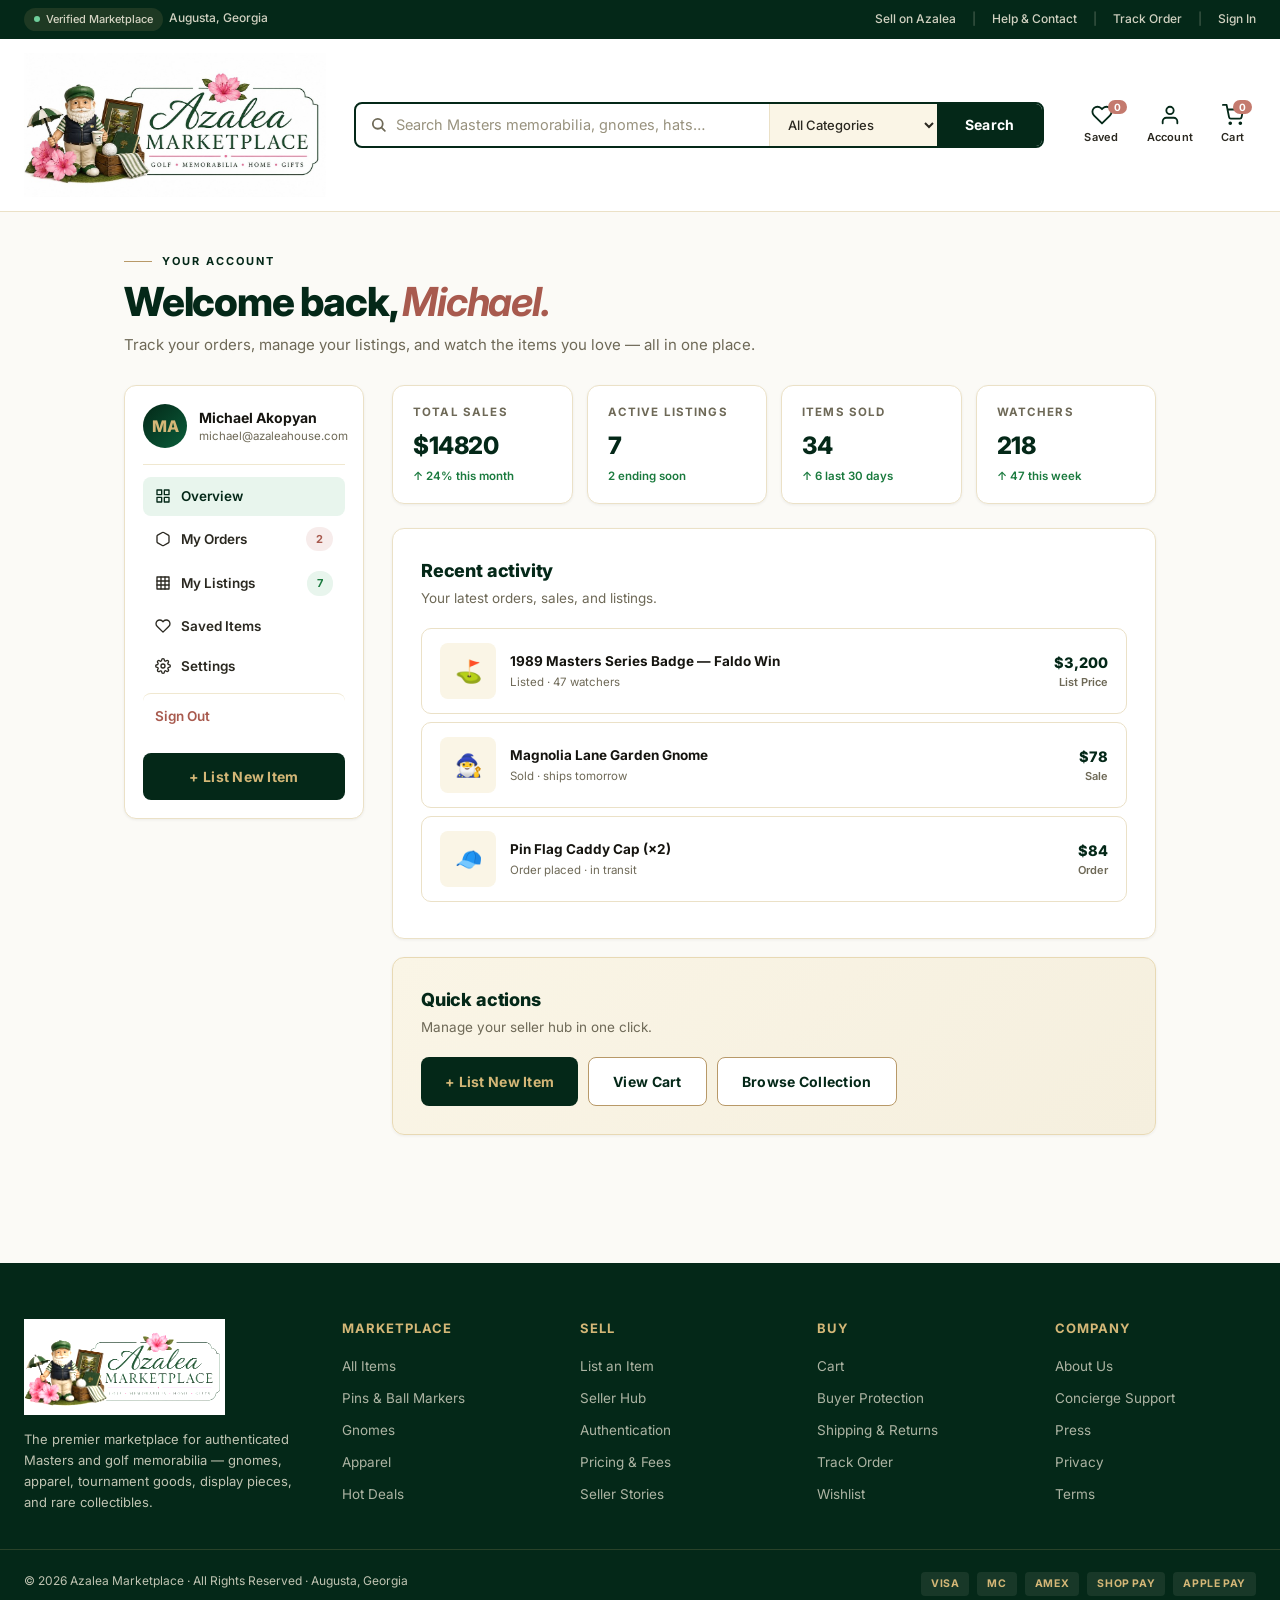
<file: dashboard/index.html>
<!DOCTYPE html>
<html lang="en-US">
<head>
<meta charset="UTF-8">
<meta name="viewport" content="width=device-width, initial-scale=1.0">
<meta name="description" content="The premier marketplace for authenticated Masters and golf memorabilia.">
<link rel="preconnect" href="https://fonts.googleapis.com">
<link rel="preconnect" href="https://fonts.gstatic.com" crossorigin>
<link href="https://fonts.googleapis.com/css2?family=Inter:wght@300;400;500;600;700;800;900&display=swap" rel="stylesheet">
<link rel="stylesheet" href="/assets/shared.css">
<style>
.db-grid { display: grid; grid-template-columns: 240px 1fr; gap: 28px; align-items: start; }
.db-side { background: white; border: 1px solid var(--line-soft); border-radius: 12px; padding: 18px; box-shadow: var(--shadow-sm); position: sticky; top: 80px; }
.db-user { display: flex; gap: 12px; align-items: center; padding-bottom: 16px; margin-bottom: 12px; border-bottom: 1px solid var(--line-faint); }
.db-avatar { width: 44px; height: 44px; border-radius: 50%; background: linear-gradient(135deg, var(--green-deep) 0%, var(--green) 100%); color: var(--gold-bright); display: flex; align-items: center; justify-content: center; font-size: 16px; font-weight: 800; flex-shrink: 0; }
.db-user-info .nm { font-size: 14px; font-weight: 700; color: var(--ink); }
.db-user-info .em { font-size: 11.5px; color: var(--ink-muted); }
.db-nav { display: flex; flex-direction: column; gap: 2px; }
.db-link { display: flex; align-items: center; gap: 10px; padding: 9px 12px; border-radius: 8px; font-size: 13.5px; font-weight: 600; color: var(--ink-warm); text-decoration: none; transition: background .15s ease, color .15s ease; cursor: pointer; }
.db-link:hover { background: var(--paper); color: var(--green-deep); }
.db-link.active { background: var(--success-light); color: var(--green-deep); }
.db-link svg { width: 16px; height: 16px; }

.stat-grid { display: grid; grid-template-columns: repeat(4, 1fr); gap: 14px; margin-bottom: 24px; }
.stat-card { background: white; border: 1px solid var(--line-soft); border-radius: 12px; padding: 18px 20px; box-shadow: var(--shadow-sm); }
.stat-card .lbl { font-size: 11.5px; font-weight: 700; letter-spacing: 0.1em; text-transform: uppercase; color: var(--ink-muted); margin-bottom: 6px; }
.stat-card .val { font-size: 24px; font-weight: 800; color: var(--green-deep); letter-spacing: -0.02em; }
.stat-card .delta { font-size: 11.5px; color: var(--success); font-weight: 600; margin-top: 4px; }

.tab-pane { display: none; animation: panelIn .35s ease both; }
.tab-pane.active { display: block; }

.listing-row { display: grid; grid-template-columns: 56px 1fr auto auto; gap: 14px; padding: 14px 18px; background: white; border: 1px solid var(--line-soft); border-radius: 10px; margin-bottom: 8px; align-items: center; transition: box-shadow .2s ease, transform .2s ease; }
.listing-row:hover { box-shadow: var(--shadow-md); transform: translateY(-1px); }
.listing-row .img { width: 56px; height: 56px; border-radius: 8px; background: var(--paper); display: flex; align-items: center; justify-content: center; font-size: 22px; }
.listing-row .info .t { font-size: 13.5px; font-weight: 700; color: var(--ink); }
.listing-row .info .m { font-size: 11.5px; color: var(--ink-muted); margin-top: 2px; }
.listing-row .pr { font-size: 14.5px; font-weight: 800; color: var(--green-deep); text-align: right; }
.listing-row .pr .v { font-size: 11px; font-weight: 600; color: var(--ink-muted); }

@media (max-width: 1024px) {
  .db-grid { grid-template-columns: 1fr; }
  .db-side { position: static; }
  .stat-grid { grid-template-columns: repeat(2, 1fr); }
}
</style>
<script>window.AZ_HOME="/";window.AZ_ASSETS="/assets";</script>
<title>My account | Azalea Marketplace</title>
</head>
<body class="azalea-static">
<div class="topbar">
  <div class="topbar-inner">
    <div><span class="topbar-pill"><span class="dot"></span> Verified Marketplace</span> &nbsp;Augusta, Georgia</div>
    <div class="topbar-right">
      <a href="/sell/">Sell on Azalea</a>
      <span class="sep">|</span>
      <a href="#">Help &amp; Contact</a>
      <span class="sep">|</span>
      <a href="#">Track Order</a>
      <span class="sep">|</span>
      <a href="/login/">Sign In</a>
    </div>
  </div>
</div>
<header class="header">
  <div class="header-inner">
    <a href="/" class="brand">
      <img src="/assets/azalea-logo.jpg" alt="Azalea Marketplace — Golf · Memorabilia · Home · Gifts" class="brand-logo">
    </a>
    <div class="search">
      <div class="search-input-wrap">
        <svg viewBox="0 0 24 24" fill="none" stroke="currentColor" stroke-width="2.5" stroke-linecap="round"><circle cx="11" cy="11" r="7"/><path d="M21 21l-4.3-4.3"/></svg>
        <input type="text" placeholder="Search Masters memorabilia, gnomes, hats…" id="searchInput">
      </div>
      <select class="search-cat">
        <option>All Categories</option>
        <option>Pins &amp; Ball Markers</option>
        <option>Gnomes</option>
        <option>Apparel</option>
        <option>Tournament Goods</option>
        <option>Vintage</option>
      </select>
      <button class="search-btn" onclick="window.location.href='/'">Search</button>
    </div>
    <div class="header-actions">
      <a href="/dashboard/#saved" class="h-action">
        <svg viewBox="0 0 24 24" fill="none" stroke="currentColor" stroke-width="2" stroke-linecap="round" stroke-linejoin="round"><path d="M20.84 4.61a5.5 5.5 0 0 0-7.78 0L12 5.67l-1.06-1.06a5.5 5.5 0 0 0-7.78 7.78l1.06 1.06L12 21.23l7.78-7.78 1.06-1.06a5.5 5.5 0 0 0 0-7.78z"/></svg>
        <span class="h-action-label">Saved</span>
        <span class="h-action-badge" data-saved-count>0</span>
      </a>
      <a href="/login/" class="h-action">
        <svg viewBox="0 0 24 24" fill="none" stroke="currentColor" stroke-width="2" stroke-linecap="round" stroke-linejoin="round"><path d="M20 21v-2a4 4 0 0 0-4-4H8a4 4 0 0 0-4 4v2"/><circle cx="12" cy="7" r="4"/></svg>
        <span class="h-action-label">Account</span>
      </a>
      <a href="/cart/" class="h-action">
        <svg viewBox="0 0 24 24" fill="none" stroke="currentColor" stroke-width="2" stroke-linecap="round" stroke-linejoin="round"><circle cx="9" cy="21" r="1"/><circle cx="20" cy="21" r="1"/><path d="M1 1h4l2.68 13.39a2 2 0 0 0 2 1.61h9.72a2 2 0 0 0 2-1.61L23 6H6"/></svg>
        <span class="h-action-label">Cart</span>
        <span class="h-action-badge" data-cart-count>0</span>
      </a>
    </div>
  </div>
</header>
<main class="page-narrow">
  <div class="reveal">
    <div class="page-eye"><span class="line"></span> Your Account</div>
    <h1 class="page-title">Welcome back, <em>Michael.</em></h1>
    <p class="page-sub">Track your orders, manage your listings, and watch the items you love — all in one place.</p>
  </div>

  <div class="db-grid">
    <aside class="db-side reveal">
      <div class="db-user">
        <div class="db-avatar">MA</div>
        <div class="db-user-info"><div class="nm">Michael Akopyan</div><div class="em">michael@azaleahouse.com</div></div>
      </div>
      <nav class="db-nav">
        <a class="db-link active" data-tab="overview"><svg viewBox="0 0 24 24" fill="none" stroke="currentColor" stroke-width="2" stroke-linecap="round" stroke-linejoin="round"><rect x="3" y="3" width="7" height="7"/><rect x="14" y="3" width="7" height="7"/><rect x="14" y="14" width="7" height="7"/><rect x="3" y="14" width="7" height="7"/></svg> Overview</a>
        <a class="db-link" data-tab="orders"><svg viewBox="0 0 24 24" fill="none" stroke="currentColor" stroke-width="2" stroke-linecap="round" stroke-linejoin="round"><path d="M21 16V8a2 2 0 0 0-1-1.73l-7-4a2 2 0 0 0-2 0l-7 4A2 2 0 0 0 3 8v8a2 2 0 0 0 1 1.73l7 4a2 2 0 0 0 2 0l7-4A2 2 0 0 0 21 16z"/></svg> My Orders <span class="pill pill-coral" style="margin-left: auto;">2</span></a>
        <a class="db-link" data-tab="listings"><svg viewBox="0 0 24 24" fill="none" stroke="currentColor" stroke-width="2" stroke-linecap="round" stroke-linejoin="round"><path d="M3 3h18v18H3z"/><path d="M3 9h18M3 15h18M9 3v18M15 3v18"/></svg> My Listings <span class="pill pill-success" style="margin-left: auto;">7</span></a>
        <a class="db-link" data-tab="saved" id="savedTab"><svg viewBox="0 0 24 24" fill="none" stroke="currentColor" stroke-width="2" stroke-linecap="round" stroke-linejoin="round"><path d="M20.84 4.61a5.5 5.5 0 0 0-7.78 0L12 5.67l-1.06-1.06a5.5 5.5 0 0 0-7.78 7.78l1.06 1.06L12 21.23l7.78-7.78 1.06-1.06a5.5 5.5 0 0 0 0-7.78z"/></svg> Saved Items</a>
        <a class="db-link" data-tab="settings"><svg viewBox="0 0 24 24" fill="none" stroke="currentColor" stroke-width="2" stroke-linecap="round" stroke-linejoin="round"><circle cx="12" cy="12" r="3"/><path d="M19.4 15a1.65 1.65 0 0 0 .33 1.82l.06.06a2 2 0 0 1 0 2.83 2 2 0 0 1-2.83 0l-.06-.06a1.65 1.65 0 0 0-1.82-.33 1.65 1.65 0 0 0-1 1.51V21a2 2 0 0 1-4 0v-.09A1.65 1.65 0 0 0 9 19.4a1.65 1.65 0 0 0-1.82.33l-.06.06a2 2 0 0 1-2.83 0 2 2 0 0 1 0-2.83l.06-.06a1.65 1.65 0 0 0 .33-1.82 1.65 1.65 0 0 0-1.51-1H3a2 2 0 0 1 0-4h.09A1.65 1.65 0 0 0 4.6 9a1.65 1.65 0 0 0-.33-1.82l-.06-.06a2 2 0 0 1 0-2.83 2 2 0 0 1 2.83 0l.06.06a1.65 1.65 0 0 0 1.82.33H9a1.65 1.65 0 0 0 1-1.51V3a2 2 0 0 1 4 0v.09a1.65 1.65 0 0 0 1 1.51 1.65 1.65 0 0 0 1.82-.33l.06-.06a2 2 0 0 1 2.83 0 2 2 0 0 1 0 2.83l-.06.06a1.65 1.65 0 0 0-.33 1.82V9a1.65 1.65 0 0 0 1.51 1H21a2 2 0 0 1 0 4h-.09a1.65 1.65 0 0 0-1.51 1z"/></svg> Settings</a>
        <a class="db-link" href="/login/" style="color: var(--coral-deep); margin-top: 6px; border-top: 1px solid var(--line-faint); padding-top: 12px;">Sign Out</a>
      </nav>

      <a href="/sell/" class="btn btn-primary btn-block" style="margin-top: 18px;">+ List New Item</a>
    </aside>

    <div>
      <!-- OVERVIEW -->
      <div class="tab-pane active" data-pane="overview">
        <div class="stat-grid">
          <div class="card stat-card reveal reveal-d1"><div class="lbl">Total Sales</div><div class="val">$<span data-count-to="14820" data-count-decimals="0">0</span></div><div class="delta">↑ 24% this month</div></div>
          <div class="card stat-card reveal reveal-d2"><div class="lbl">Active Listings</div><div class="val" data-count-to="7">0</div><div class="delta">2 ending soon</div></div>
          <div class="card stat-card reveal reveal-d3"><div class="lbl">Items Sold</div><div class="val" data-count-to="34">0</div><div class="delta">↑ 6 last 30 days</div></div>
          <div class="card stat-card reveal reveal-d4"><div class="lbl">Watchers</div><div class="val" data-count-to="218">0</div><div class="delta">↑ 47 this week</div></div>
        </div>

        <div class="card card-pad reveal reveal-d2" style="margin-bottom: 18px;">
          <div class="section-h">Recent activity</div>
          <div class="section-sub">Your latest orders, sales, and listings.</div>
          <div class="listing-row"><div class="img">⛳</div><div class="info"><div class="t">1989 Masters Series Badge — Faldo Win</div><div class="m">Listed · 47 watchers</div></div><div></div><div class="pr">$3,200<div class="v">List Price</div></div></div>
          <div class="listing-row"><div class="img">🧙‍♂️</div><div class="info"><div class="t">Magnolia Lane Garden Gnome</div><div class="m">Sold · ships tomorrow</div></div><div></div><div class="pr">$78<div class="v">Sale</div></div></div>
          <div class="listing-row"><div class="img">🧢</div><div class="info"><div class="t">Pin Flag Caddy Cap (×2)</div><div class="m">Order placed · in transit</div></div><div></div><div class="pr">$84<div class="v">Order</div></div></div>
        </div>

        <div class="card card-pad card-warm reveal reveal-d3">
          <div class="section-h">Quick actions</div>
          <div class="section-sub">Manage your seller hub in one click.</div>
          <div style="display: flex; gap: 10px; flex-wrap: wrap;">
            <a href="/sell/" class="btn btn-primary">+ List New Item</a>
            <a href="/cart/" class="btn btn-secondary">View Cart</a>
            <a href="/collection/" class="btn btn-secondary">Browse Collection</a>
          </div>
        </div>
      </div>

      <!-- ORDERS -->
      <div class="tab-pane" data-pane="orders">
        <div class="card card-pad">
          <div class="section-h">My Orders</div>
          <div class="section-sub">Track your purchases — authenticated, packaged, and on the way.</div>
          <div class="listing-row"><div class="img">🧙‍♂️</div><div class="info"><div class="t">Magnolia Lane Gnome — 2026 Edition</div><div class="m">Order #AZ-19284 · Placed Apr 28 · <span class="pill pill-warn">In Transit</span></div></div><div></div><div class="pr">$78</div></div>
          <div class="listing-row"><div class="img">🧢</div><div class="info"><div class="t">Pin Flag Caddy Cap — Cream (×2)</div><div class="m">Order #AZ-19180 · Placed Apr 24 · <span class="pill pill-success">Delivered</span></div></div><div></div><div class="pr">$84</div></div>
        </div>
      </div>

      <!-- LISTINGS -->
      <div class="tab-pane" data-pane="listings">
        <div class="card card-pad">
          <div style="display: flex; justify-content: space-between; align-items: center; margin-bottom: 16px;">
            <div><div class="section-h" style="margin: 0;">My Listings</div><div class="section-sub" style="margin: 0;">7 active · 34 sold all-time</div></div>
            <a href="/sell/" class="btn btn-primary btn-sm">+ New Listing</a>
          </div>
          <div class="listing-row"><div class="img">⛳</div><div class="info"><div class="t">1989 Masters Series Badge — Faldo Win</div><div class="m">47 watchers · Listed Apr 12</div></div><div><span class="pill pill-success">Active</span></div><div class="pr">$3,200</div></div>
          <div class="listing-row"><div class="img">🏌️</div><div class="info"><div class="t">Augusta National Pin Flag (Display Framed)</div><div class="m">22 watchers · Listed Apr 18</div></div><div><span class="pill pill-success">Active</span></div><div class="pr">$485</div></div>
          <div class="listing-row"><div class="img">📷</div><div class="info"><div class="t">Vintage Augusta National Print Set (×3)</div><div class="m">14 watchers · Listed Apr 22</div></div><div><span class="pill pill-warn">Ending Soon</span></div><div class="pr">$220</div></div>
        </div>
      </div>

      <!-- SAVED -->
      <div class="tab-pane" data-pane="saved">
        <div class="card card-pad">
          <div class="section-h">Saved Items</div>
          <div class="section-sub">Items you've bookmarked across the marketplace.</div>
          <div class="empty">
            <div class="empty-art"><svg viewBox="0 0 24 24" fill="none" stroke="currentColor" stroke-width="1.6" stroke-linecap="round" stroke-linejoin="round"><path d="M20.84 4.61a5.5 5.5 0 0 0-7.78 0L12 5.67l-1.06-1.06a5.5 5.5 0 0 0-7.78 7.78l1.06 1.06L12 21.23l7.78-7.78 1.06-1.06a5.5 5.5 0 0 0 0-7.78z"/></svg></div>
            <h3>Nothing saved yet</h3>
            <p>Tap the heart on any listing to keep an eye on it. We'll let you know if the price drops.</p>
            <a href="/" class="btn btn-primary">Browse Marketplace</a>
          </div>
        </div>
      </div>

      <!-- SETTINGS -->
      <div class="tab-pane" data-pane="settings">
        <div class="card card-pad">
          <div class="section-h">Account Settings</div>
          <div class="section-sub">Update your profile, contact info, and preferences.</div>
          <div class="field-row">
            <div class="field"><label>First name</label><input class="input" value="Michael"></div>
            <div class="field"><label>Last name</label><input class="input" value="Akopyan"></div>
          </div>
          <div class="field"><label>Email</label><input class="input" type="email" value="michael@azaleahouse.com"></div>
          <div class="field"><label>Phone</label><input class="input" type="tel" value="+1 (706) 555-0142"></div>
          <button class="btn btn-primary" onclick="Azalea.toast('Settings saved', 'success')">Save Changes</button>
        </div>
      </div>
    </div>
  </div>
</main><footer class="footer">
  <div class="footer-inner">
    <div class="footer-brand-block">
      <div class="footer-brand-row">
        <img src="/assets/azalea-logo.jpg" alt="Azalea Marketplace" class="footer-brand-logo">
      </div>
      <div class="footer-tag">The premier marketplace for authenticated Masters and golf memorabilia — gnomes, apparel, tournament goods, display pieces, and rare collectibles.</div>
    </div>
    <div class="footer-col">
      <h4>Marketplace</h4>
      <ul>
        <li><a href="/">All Items</a></li>
        <li><a href="/#shop">Pins &amp; Ball Markers</a></li>
        <li><a href="/#shop">Gnomes</a></li>
        <li><a href="/#shop">Apparel</a></li>
        <li><a href="/#shop">Hot Deals</a></li>
      </ul>
    </div>
    <div class="footer-col">
      <h4>Sell</h4>
      <ul>
        <li><a href="/sell/">List an Item</a></li>
        <li><a href="/dashboard/">Seller Hub</a></li>
        <li><a href="#">Authentication</a></li>
        <li><a href="#">Pricing &amp; Fees</a></li>
        <li><a href="#">Seller Stories</a></li>
      </ul>
    </div>
    <div class="footer-col">
      <h4>Buy</h4>
      <ul>
        <li><a href="/cart/">Cart</a></li>
        <li><a href="#">Buyer Protection</a></li>
        <li><a href="#">Shipping &amp; Returns</a></li>
        <li><a href="#">Track Order</a></li>
        <li><a href="/dashboard/#saved">Wishlist</a></li>
      </ul>
    </div>
    <div class="footer-col">
      <h4>Company</h4>
      <ul>
        <li><a href="#">About Us</a></li>
        <li><a href="#">Concierge Support</a></li>
        <li><a href="#">Press</a></li>
        <li><a href="#">Privacy</a></li>
        <li><a href="#">Terms</a></li>
      </ul>
    </div>
  </div>
  <div class="footer-bot">
    <div>© 2026 Azalea Marketplace · All Rights Reserved · Augusta, Georgia</div>
    <div class="footer-payments">
      <span class="footer-payment">VISA</span>
      <span class="footer-payment">MC</span>
      <span class="footer-payment">AMEX</span>
      <span class="footer-payment">SHOP PAY</span>
      <span class="footer-payment">APPLE PAY</span>
    </div>
  </div>
</footer>
<script src="/assets/shared.js"></script>
<script>
(function() {
  const links = document.querySelectorAll('.db-link[data-tab]');
  const panes = document.querySelectorAll('.tab-pane');
  function activate(name) {
    links.forEach(l => l.classList.toggle('active', l.dataset.tab === name));
    panes.forEach(p => p.classList.toggle('active', p.dataset.pane === name));
  }
  links.forEach(l => l.onclick = () => activate(l.dataset.tab));
  if (window.location.hash === '#saved') activate('saved');
})();
</script>
</body>
</html>
</file>
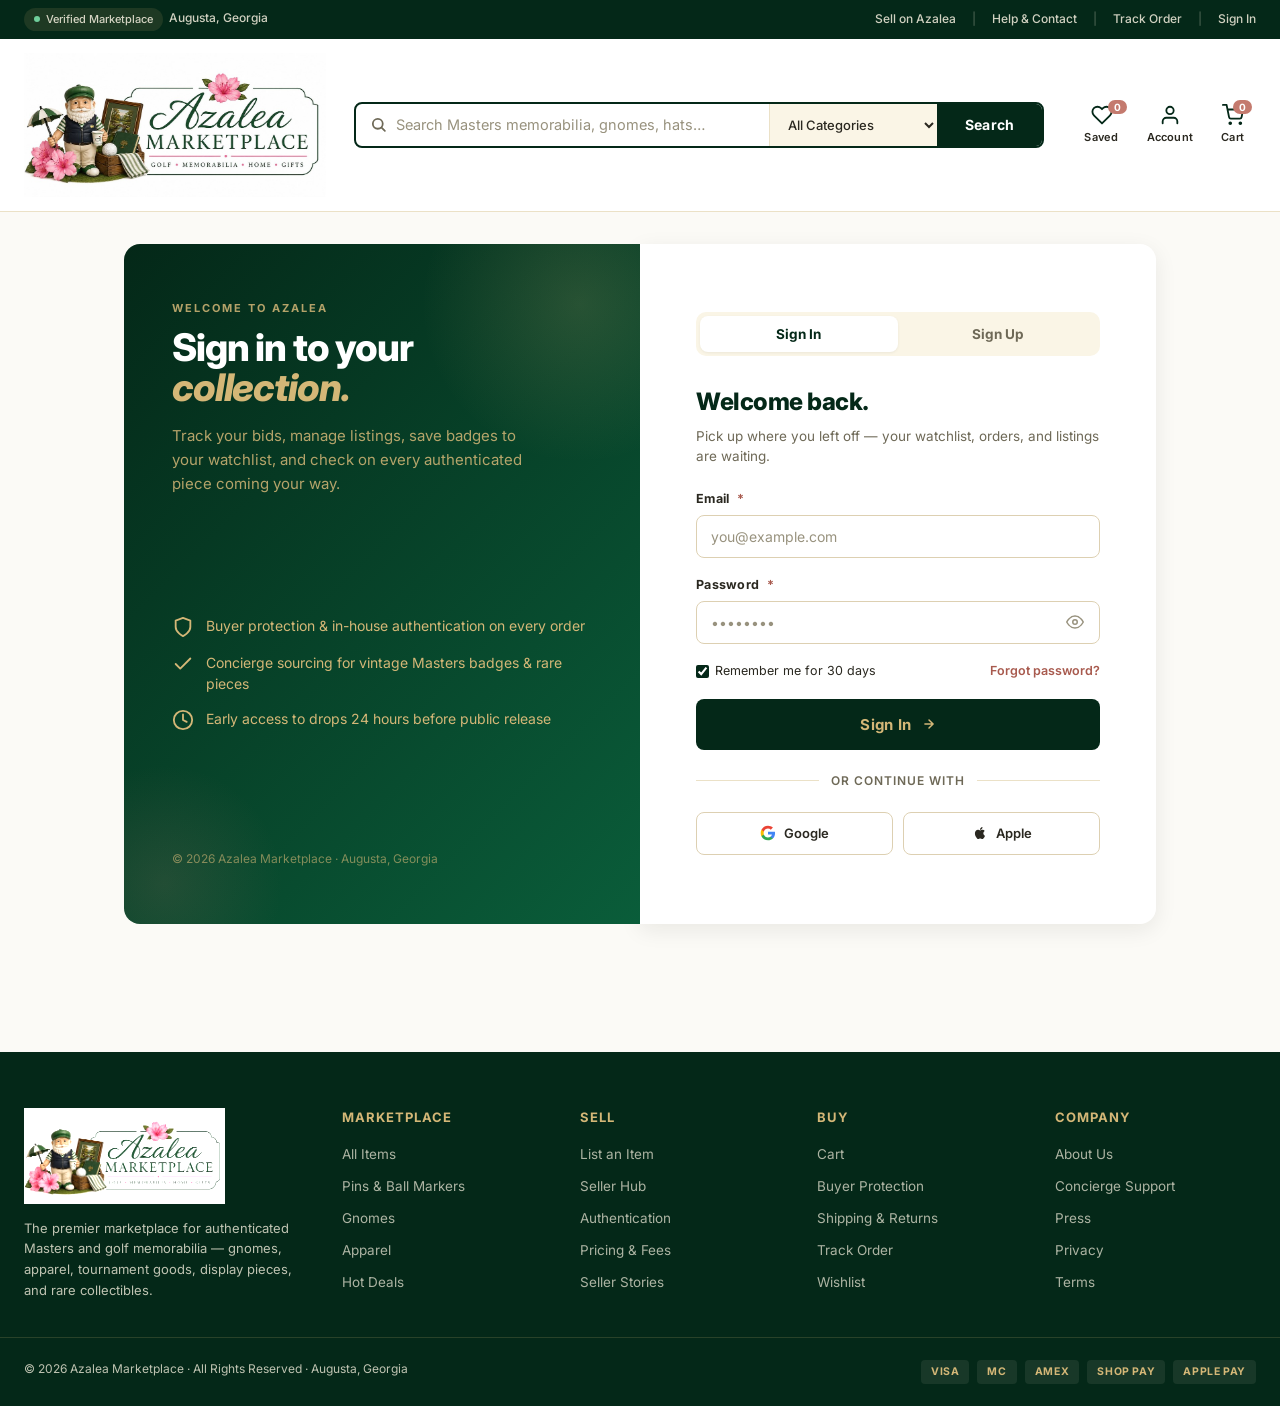
<file: login/index.html>
<!DOCTYPE html>
<html lang="en-US">
<head>
<meta charset="UTF-8">
<meta name="viewport" content="width=device-width, initial-scale=1.0">
<meta name="description" content="The premier marketplace for authenticated Masters and golf memorabilia.">
<link rel="preconnect" href="https://fonts.googleapis.com">
<link rel="preconnect" href="https://fonts.gstatic.com" crossorigin>
<link href="https://fonts.googleapis.com/css2?family=Inter:wght@300;400;500;600;700;800;900&display=swap" rel="stylesheet">
<link rel="stylesheet" href="/assets/shared.css">
<style>
.auth-shell { min-height: calc(100vh - 220px); display: grid; grid-template-columns: 1fr 1fr; max-width: 1200px; margin: 0 auto; }
.auth-side { background: linear-gradient(135deg, var(--green-deep) 0%, var(--green) 100%); color: var(--gold-bright); padding: 56px 48px; display: flex; flex-direction: column; justify-content: space-between; position: relative; overflow: hidden; border-radius: 16px 0 0 16px; }
.auth-side::before { content: ''; position: absolute; top: -100px; right: -100px; width: 320px; height: 320px; border-radius: 50%; background: radial-gradient(circle, rgba(212, 183, 119, 0.16) 0%, transparent 70%); }
.auth-side::after { content: ''; position: absolute; bottom: -80px; left: -80px; width: 240px; height: 240px; border-radius: 50%; background: radial-gradient(circle, rgba(196, 122, 110, 0.14) 0%, transparent 70%); }
.auth-side-eye { font-size: 11px; font-weight: 700; letter-spacing: 0.18em; text-transform: uppercase; opacity: 0.85; margin-bottom: 12px; position: relative; z-index: 1; }
.auth-side h1 { font-size: 38px; font-weight: 800; line-height: 1.05; letter-spacing: -0.03em; color: white; margin-bottom: 16px; position: relative; z-index: 1; }
.auth-side h1 em { color: var(--gold-bright); font-style: italic; }
.auth-side p { font-size: 15px; line-height: 1.6; opacity: 0.85; max-width: 360px; position: relative; z-index: 1; }
.auth-feats { display: flex; flex-direction: column; gap: 14px; position: relative; z-index: 1; }
.auth-feat { display: flex; gap: 12px; align-items: flex-start; font-size: 14px; }
.auth-feat svg { width: 22px; height: 22px; color: var(--gold-bright); flex-shrink: 0; margin-top: 1px; }
.auth-side-foot { font-size: 12px; opacity: 0.6; position: relative; z-index: 1; }

.auth-form-wrap { background: white; padding: 56px 56px; display: flex; flex-direction: column; justify-content: center; border-radius: 0 16px 16px 0; box-shadow: var(--shadow-md); }
.auth-tabs { display: flex; gap: 4px; padding: 4px; background: var(--paper); border-radius: 10px; margin-bottom: 28px; position: relative; }
.auth-tab { flex: 1; text-align: center; padding: 10px 16px; font-size: 13.5px; font-weight: 700; color: var(--ink-muted); cursor: pointer; border-radius: 8px; transition: color .25s ease; position: relative; z-index: 1; background: none; border: none; font-family: var(--font); }
.auth-tab.active { color: var(--green-deep); }
.auth-tab-indicator { position: absolute; top: 4px; left: 4px; width: calc(50% - 4px); height: calc(100% - 8px); background: white; border-radius: 8px; box-shadow: var(--shadow-sm); transition: transform .3s cubic-bezier(.4, 0, .2, 1); }
.auth-tabs[data-tab="signup"] .auth-tab-indicator { transform: translateX(100%); }

.auth-panel { display: none; animation: panelIn .35s ease both; }
.auth-panel.active { display: block; }
@keyframes panelIn { from { opacity: 0; transform: translateY(8px); } to { opacity: 1; transform: translateY(0); } }

.auth-form-wrap h2 { font-size: 24px; font-weight: 800; color: var(--green-deep); letter-spacing: -0.02em; margin-bottom: 6px; }
.auth-form-wrap .sub { font-size: 13.5px; color: var(--ink-muted); margin-bottom: 24px; }

.password-wrap { position: relative; }
.password-wrap .input { padding-right: 42px; }
.password-toggle { position: absolute; right: 8px; top: 50%; transform: translateY(-50%); background: none; border: none; padding: 8px; color: var(--ink-soft); cursor: pointer; display: flex; align-items: center; }
.password-toggle:hover { color: var(--green-deep); }
.password-toggle svg { width: 18px; height: 18px; }

.auth-extra { display: flex; justify-content: space-between; align-items: center; font-size: 12.5px; margin-bottom: 18px; flex-wrap: wrap; gap: 10px; }
.auth-extra a { color: var(--coral-deep); text-decoration: none; font-weight: 600; }
.auth-extra a:hover { text-decoration: underline; }
.remember { display: inline-flex; align-items: center; gap: 6px; color: var(--ink-warm); cursor: pointer; }
.remember input { accent-color: var(--green-deep); }

.social-row { display: grid; grid-template-columns: 1fr 1fr; gap: 10px; }
.social-btn { display: inline-flex; align-items: center; justify-content: center; gap: 8px; padding: 11px 14px; background: white; border: 1.5px solid var(--line); border-radius: 8px; font-family: var(--font); font-size: 13px; font-weight: 600; color: var(--ink-warm); cursor: pointer; transition: background .15s ease, border-color .15s ease; text-decoration: none; }
.social-btn:hover { background: var(--paper); border-color: var(--gold); }
.social-btn svg { width: 16px; height: 16px; }

.password-strength { height: 4px; background: var(--line-soft); border-radius: 2px; margin-top: 6px; overflow: hidden; }
.password-strength-bar { height: 100%; width: 0; background: var(--coral-deep); transition: width .3s ease, background .3s ease; border-radius: 2px; }
.strength-label { font-size: 11.5px; color: var(--ink-muted); margin-top: 4px; font-weight: 500; }

@media (max-width: 900px) {
  .auth-shell { grid-template-columns: 1fr; }
  .auth-side { border-radius: 16px 16px 0 0; padding: 36px 28px; }
  .auth-form-wrap { border-radius: 0 0 16px 16px; padding: 36px 28px; }
}
</style>
<script>window.AZ_HOME="/";window.AZ_ASSETS="/assets";</script>
<title>Sign in | Azalea Marketplace</title>
</head>
<body class="azalea-static">
<div class="topbar">
  <div class="topbar-inner">
    <div><span class="topbar-pill"><span class="dot"></span> Verified Marketplace</span> &nbsp;Augusta, Georgia</div>
    <div class="topbar-right">
      <a href="/sell/">Sell on Azalea</a>
      <span class="sep">|</span>
      <a href="#">Help &amp; Contact</a>
      <span class="sep">|</span>
      <a href="#">Track Order</a>
      <span class="sep">|</span>
      <a href="/login/">Sign In</a>
    </div>
  </div>
</div>
<header class="header">
  <div class="header-inner">
    <a href="/" class="brand">
      <img src="/assets/azalea-logo.jpg" alt="Azalea Marketplace — Golf · Memorabilia · Home · Gifts" class="brand-logo">
    </a>
    <div class="search">
      <div class="search-input-wrap">
        <svg viewBox="0 0 24 24" fill="none" stroke="currentColor" stroke-width="2.5" stroke-linecap="round"><circle cx="11" cy="11" r="7"/><path d="M21 21l-4.3-4.3"/></svg>
        <input type="text" placeholder="Search Masters memorabilia, gnomes, hats…" id="searchInput">
      </div>
      <select class="search-cat">
        <option>All Categories</option>
        <option>Pins &amp; Ball Markers</option>
        <option>Gnomes</option>
        <option>Apparel</option>
        <option>Tournament Goods</option>
        <option>Vintage</option>
      </select>
      <button class="search-btn" onclick="window.location.href='/'">Search</button>
    </div>
    <div class="header-actions">
      <a href="/dashboard/#saved" class="h-action">
        <svg viewBox="0 0 24 24" fill="none" stroke="currentColor" stroke-width="2" stroke-linecap="round" stroke-linejoin="round"><path d="M20.84 4.61a5.5 5.5 0 0 0-7.78 0L12 5.67l-1.06-1.06a5.5 5.5 0 0 0-7.78 7.78l1.06 1.06L12 21.23l7.78-7.78 1.06-1.06a5.5 5.5 0 0 0 0-7.78z"/></svg>
        <span class="h-action-label">Saved</span>
        <span class="h-action-badge" data-saved-count>0</span>
      </a>
      <a href="/login/" class="h-action">
        <svg viewBox="0 0 24 24" fill="none" stroke="currentColor" stroke-width="2" stroke-linecap="round" stroke-linejoin="round"><path d="M20 21v-2a4 4 0 0 0-4-4H8a4 4 0 0 0-4 4v2"/><circle cx="12" cy="7" r="4"/></svg>
        <span class="h-action-label">Account</span>
      </a>
      <a href="/cart/" class="h-action">
        <svg viewBox="0 0 24 24" fill="none" stroke="currentColor" stroke-width="2" stroke-linecap="round" stroke-linejoin="round"><circle cx="9" cy="21" r="1"/><circle cx="20" cy="21" r="1"/><path d="M1 1h4l2.68 13.39a2 2 0 0 0 2 1.61h9.72a2 2 0 0 0 2-1.61L23 6H6"/></svg>
        <span class="h-action-label">Cart</span>
        <span class="h-action-badge" data-cart-count>0</span>
      </a>
    </div>
  </div>
</header>
<main class="page-narrow">
  <div class="auth-shell reveal">
    <div class="auth-side">
      <div>
        <div class="auth-side-eye">Welcome to Azalea</div>
        <h1>Sign in to your <em>collection.</em></h1>
        <p>Track your bids, manage listings, save badges to your watchlist, and check on every authenticated piece coming your way.</p>
      </div>

      <div class="auth-feats">
        <div class="auth-feat">
          <svg viewBox="0 0 24 24" fill="none" stroke="currentColor" stroke-width="2" stroke-linecap="round" stroke-linejoin="round"><path d="M12 22s8-4 8-10V5l-8-3-8 3v7c0 6 8 10 8 10z"/></svg>
          <span>Buyer protection &amp; in-house authentication on every order</span>
        </div>
        <div class="auth-feat">
          <svg viewBox="0 0 24 24" fill="none" stroke="currentColor" stroke-width="2" stroke-linecap="round" stroke-linejoin="round"><polyline points="20 6 9 17 4 12"/></svg>
          <span>Concierge sourcing for vintage Masters badges &amp; rare pieces</span>
        </div>
        <div class="auth-feat">
          <svg viewBox="0 0 24 24" fill="none" stroke="currentColor" stroke-width="2" stroke-linecap="round" stroke-linejoin="round"><circle cx="12" cy="12" r="10"/><polyline points="12 6 12 12 16 14"/></svg>
          <span>Early access to drops 24 hours before public release</span>
        </div>
      </div>

      <div class="auth-side-foot">© 2026 Azalea Marketplace · Augusta, Georgia</div>
    </div>

    <div class="auth-form-wrap">
      <div class="auth-tabs" id="authTabs" data-tab="signin">
        <div class="auth-tab-indicator"></div>
        <button class="auth-tab active" data-target="signin">Sign In</button>
        <button class="auth-tab" data-target="signup">Sign Up</button>
      </div>

      <!-- SIGN IN PANEL -->
      <div class="auth-panel active" data-panel="signin">
        <h2>Welcome back.</h2>
        <p class="sub">Pick up where you left off — your watchlist, orders, and listings are waiting.</p>

        <form id="signinForm" novalidate>
          <div class="field">
            <label>Email <span class="req">*</span></label>
            <input type="email" class="input" placeholder="you@example.com" required>
          </div>
          <div class="field">
            <label>Password <span class="req">*</span></label>
            <div class="password-wrap">
              <input type="password" class="input" id="signinPw" placeholder="••••••••" required>
              <button type="button" class="password-toggle" data-target="signinPw" tabindex="-1">
                <svg viewBox="0 0 24 24" fill="none" stroke="currentColor" stroke-width="2" stroke-linecap="round" stroke-linejoin="round"><path d="M1 12s4-8 11-8 11 8 11 8-4 8-11 8-11-8-11-8z"/><circle cx="12" cy="12" r="3"/></svg>
              </button>
            </div>
          </div>

          <div class="auth-extra">
            <label class="remember"><input type="checkbox" checked> Remember me for 30 days</label>
            <a href="#">Forgot password?</a>
          </div>

          <button type="submit" class="btn btn-primary btn-block btn-lg">
            Sign In
            <svg viewBox="0 0 24 24" fill="none" stroke="currentColor" stroke-width="2.5" stroke-linecap="round"><path d="M5 12h14M12 5l7 7-7 7"/></svg>
          </button>

          <div class="divider">or continue with</div>

          <div class="social-row">
            <a class="social-btn" href="#"><svg viewBox="0 0 24 24" fill="currentColor"><path d="M22.56 12.25c0-.78-.07-1.53-.2-2.25H12v4.26h5.92c-.26 1.37-1.04 2.53-2.21 3.31v2.77h3.57c2.08-1.92 3.28-4.74 3.28-8.09z" fill="#4285F4"/><path d="M12 23c2.97 0 5.46-.98 7.28-2.66l-3.57-2.77c-.98.66-2.23 1.06-3.71 1.06-2.86 0-5.29-1.93-6.16-4.53H2.18v2.84C3.99 20.53 7.7 23 12 23z" fill="#34A853"/><path d="M5.84 14.09c-.22-.66-.35-1.36-.35-2.09s.13-1.43.35-2.09V7.07H2.18C1.43 8.55 1 10.22 1 12s.43 3.45 1.18 4.93l2.85-2.22.81-.62z" fill="#FBBC05"/><path d="M12 5.38c1.62 0 3.06.56 4.21 1.64l3.15-3.15C17.45 2.09 14.97 1 12 1 7.7 1 3.99 3.47 2.18 7.07l3.66 2.84c.87-2.6 3.3-4.53 6.16-4.53z" fill="#EA4335"/></svg> Google</a>
            <a class="social-btn" href="#"><svg viewBox="0 0 24 24" fill="currentColor"><path d="M17.05 20.28c-.98.95-2.05.86-3.08.43-1.09-.46-2.09-.48-3.24 0-1.44.62-2.2.44-3.06-.43C2.79 15.25 3.51 7.59 9.05 7.31c1.35.07 2.29.74 3.08.8 1.18-.24 2.31-.93 3.57-.84 1.51.12 2.65.72 3.4 1.8-3.12 1.87-2.38 5.98.48 7.13-.57 1.5-1.31 2.99-2.54 4.09zM12 7.25c-.15-2.23 1.66-4.07 3.74-4.25.29 2.58-2.34 4.5-3.74 4.25z"/></svg> Apple</a>
          </div>
        </form>
      </div>

      <!-- SIGN UP PANEL -->
      <div class="auth-panel" data-panel="signup">
        <h2>Create your account.</h2>
        <p class="sub">Free to join. Start collecting, listing, and watching authenticated memorabilia in minutes.</p>

        <form id="signupForm" novalidate>
          <div class="field-row">
            <div class="field">
              <label>First name <span class="req">*</span></label>
              <input type="text" class="input" placeholder="Jane" required>
            </div>
            <div class="field">
              <label>Last name <span class="req">*</span></label>
              <input type="text" class="input" placeholder="Caddy" required>
            </div>
          </div>
          <div class="field">
            <label>Email <span class="req">*</span></label>
            <input type="email" class="input" placeholder="you@example.com" required>
          </div>
          <div class="field">
            <label>Password <span class="req">*</span></label>
            <div class="password-wrap">
              <input type="password" class="input" id="signupPw" placeholder="At least 8 characters" required>
              <button type="button" class="password-toggle" data-target="signupPw" tabindex="-1">
                <svg viewBox="0 0 24 24" fill="none" stroke="currentColor" stroke-width="2" stroke-linecap="round" stroke-linejoin="round"><path d="M1 12s4-8 11-8 11 8 11 8-4 8-11 8-11-8-11-8z"/><circle cx="12" cy="12" r="3"/></svg>
              </button>
            </div>
            <div class="password-strength"><div class="password-strength-bar" id="strBar"></div></div>
            <div class="strength-label" id="strLabel">Use 8+ characters with letters, numbers &amp; symbols</div>
          </div>

          <label class="remember" style="margin: 6px 0 16px;">
            <input type="checkbox" required> I agree to the <a href="#" style="color: var(--coral-deep); margin: 0 4px;">Terms</a> and <a href="#" style="color: var(--coral-deep); margin-left: 4px;">Privacy Policy</a>
          </label>

          <button type="submit" class="btn btn-primary btn-block btn-lg">
            Create Account
            <svg viewBox="0 0 24 24" fill="none" stroke="currentColor" stroke-width="2.5" stroke-linecap="round"><path d="M5 12h14M12 5l7 7-7 7"/></svg>
          </button>

          <div class="divider">or sign up with</div>

          <div class="social-row">
            <a class="social-btn" href="#"><svg viewBox="0 0 24 24" fill="currentColor"><path d="M22.56 12.25c0-.78-.07-1.53-.2-2.25H12v4.26h5.92c-.26 1.37-1.04 2.53-2.21 3.31v2.77h3.57c2.08-1.92 3.28-4.74 3.28-8.09z" fill="#4285F4"/><path d="M12 23c2.97 0 5.46-.98 7.28-2.66l-3.57-2.77c-.98.66-2.23 1.06-3.71 1.06-2.86 0-5.29-1.93-6.16-4.53H2.18v2.84C3.99 20.53 7.7 23 12 23z" fill="#34A853"/><path d="M5.84 14.09c-.22-.66-.35-1.36-.35-2.09s.13-1.43.35-2.09V7.07H2.18C1.43 8.55 1 10.22 1 12s.43 3.45 1.18 4.93l2.85-2.22.81-.62z" fill="#FBBC05"/><path d="M12 5.38c1.62 0 3.06.56 4.21 1.64l3.15-3.15C17.45 2.09 14.97 1 12 1 7.7 1 3.99 3.47 2.18 7.07l3.66 2.84c.87-2.6 3.3-4.53 6.16-4.53z" fill="#EA4335"/></svg> Google</a>
            <a class="social-btn" href="#"><svg viewBox="0 0 24 24" fill="currentColor"><path d="M17.05 20.28c-.98.95-2.05.86-3.08.43-1.09-.46-2.09-.48-3.24 0-1.44.62-2.2.44-3.06-.43C2.79 15.25 3.51 7.59 9.05 7.31c1.35.07 2.29.74 3.08.8 1.18-.24 2.31-.93 3.57-.84 1.51.12 2.65.72 3.4 1.8-3.12 1.87-2.38 5.98.48 7.13-.57 1.5-1.31 2.99-2.54 4.09zM12 7.25c-.15-2.23 1.66-4.07 3.74-4.25.29 2.58-2.34 4.5-3.74 4.25z"/></svg> Apple</a>
          </div>
        </form>
      </div>
    </div>
  </div>
</main><footer class="footer">
  <div class="footer-inner">
    <div class="footer-brand-block">
      <div class="footer-brand-row">
        <img src="/assets/azalea-logo.jpg" alt="Azalea Marketplace" class="footer-brand-logo">
      </div>
      <div class="footer-tag">The premier marketplace for authenticated Masters and golf memorabilia — gnomes, apparel, tournament goods, display pieces, and rare collectibles.</div>
    </div>
    <div class="footer-col">
      <h4>Marketplace</h4>
      <ul>
        <li><a href="/">All Items</a></li>
        <li><a href="/#shop">Pins &amp; Ball Markers</a></li>
        <li><a href="/#shop">Gnomes</a></li>
        <li><a href="/#shop">Apparel</a></li>
        <li><a href="/#shop">Hot Deals</a></li>
      </ul>
    </div>
    <div class="footer-col">
      <h4>Sell</h4>
      <ul>
        <li><a href="/sell/">List an Item</a></li>
        <li><a href="/dashboard/">Seller Hub</a></li>
        <li><a href="#">Authentication</a></li>
        <li><a href="#">Pricing &amp; Fees</a></li>
        <li><a href="#">Seller Stories</a></li>
      </ul>
    </div>
    <div class="footer-col">
      <h4>Buy</h4>
      <ul>
        <li><a href="/cart/">Cart</a></li>
        <li><a href="#">Buyer Protection</a></li>
        <li><a href="#">Shipping &amp; Returns</a></li>
        <li><a href="#">Track Order</a></li>
        <li><a href="/dashboard/#saved">Wishlist</a></li>
      </ul>
    </div>
    <div class="footer-col">
      <h4>Company</h4>
      <ul>
        <li><a href="#">About Us</a></li>
        <li><a href="#">Concierge Support</a></li>
        <li><a href="#">Press</a></li>
        <li><a href="#">Privacy</a></li>
        <li><a href="#">Terms</a></li>
      </ul>
    </div>
  </div>
  <div class="footer-bot">
    <div>© 2026 Azalea Marketplace · All Rights Reserved · Augusta, Georgia</div>
    <div class="footer-payments">
      <span class="footer-payment">VISA</span>
      <span class="footer-payment">MC</span>
      <span class="footer-payment">AMEX</span>
      <span class="footer-payment">SHOP PAY</span>
      <span class="footer-payment">APPLE PAY</span>
    </div>
  </div>
</footer>
<script src="/assets/shared.js"></script>
<script>
(function() {
  const tabs = document.getElementById('authTabs');
  const panels = document.querySelectorAll('.auth-panel');
  tabs.querySelectorAll('.auth-tab').forEach(tab => {
    tab.onclick = () => {
      const target = tab.dataset.target;
      tabs.dataset.tab = target;
      tabs.querySelectorAll('.auth-tab').forEach(t => t.classList.toggle('active', t === tab));
      panels.forEach(p => p.classList.toggle('active', p.dataset.panel === target));
    };
  });

  // Allow ?tab=signup deep link
  const url = new URL(window.location.href);
  if (url.searchParams.get('tab') === 'signup') {
    tabs.querySelector('[data-target="signup"]').click();
  }

  document.querySelectorAll('.password-toggle').forEach(btn => {
    btn.onclick = () => {
      const t = document.getElementById(btn.dataset.target);
      t.type = t.type === 'password' ? 'text' : 'password';
    };
  });

  // Password strength meter
  const pw = document.getElementById('signupPw');
  const bar = document.getElementById('strBar');
  const lbl = document.getElementById('strLabel');
  if (pw) {
    pw.addEventListener('input', () => {
      const v = pw.value;
      let score = 0;
      if (v.length >= 8) score++;
      if (/[A-Z]/.test(v)) score++;
      if (/[0-9]/.test(v)) score++;
      if (/[^A-Za-z0-9]/.test(v)) score++;
      const colors = ['var(--coral-deep)', 'var(--coral-deep)', 'var(--warn)', 'var(--gold)', 'var(--success)'];
      const labels = ['Use 8+ characters with letters, numbers & symbols', 'Weak', 'Fair', 'Good', 'Strong'];
      bar.style.width = (score * 25) + '%';
      bar.style.background = colors[score];
      lbl.textContent = labels[score];
    });
  }

  // Form submits go to dashboard (demo)
  document.getElementById('signinForm').addEventListener('submit', (e) => {
    e.preventDefault();
    Azalea.toast('Signed in successfully', 'success');
    setTimeout(() => window.location.href = '/dashboard/', 700);
  });
  document.getElementById('signupForm').addEventListener('submit', (e) => {
    e.preventDefault();
    Azalea.toast('Account created — welcome!', 'success');
    setTimeout(() => window.location.href = '/dashboard/', 700);
  });
})();
</script>
</body>
</html>
</file>
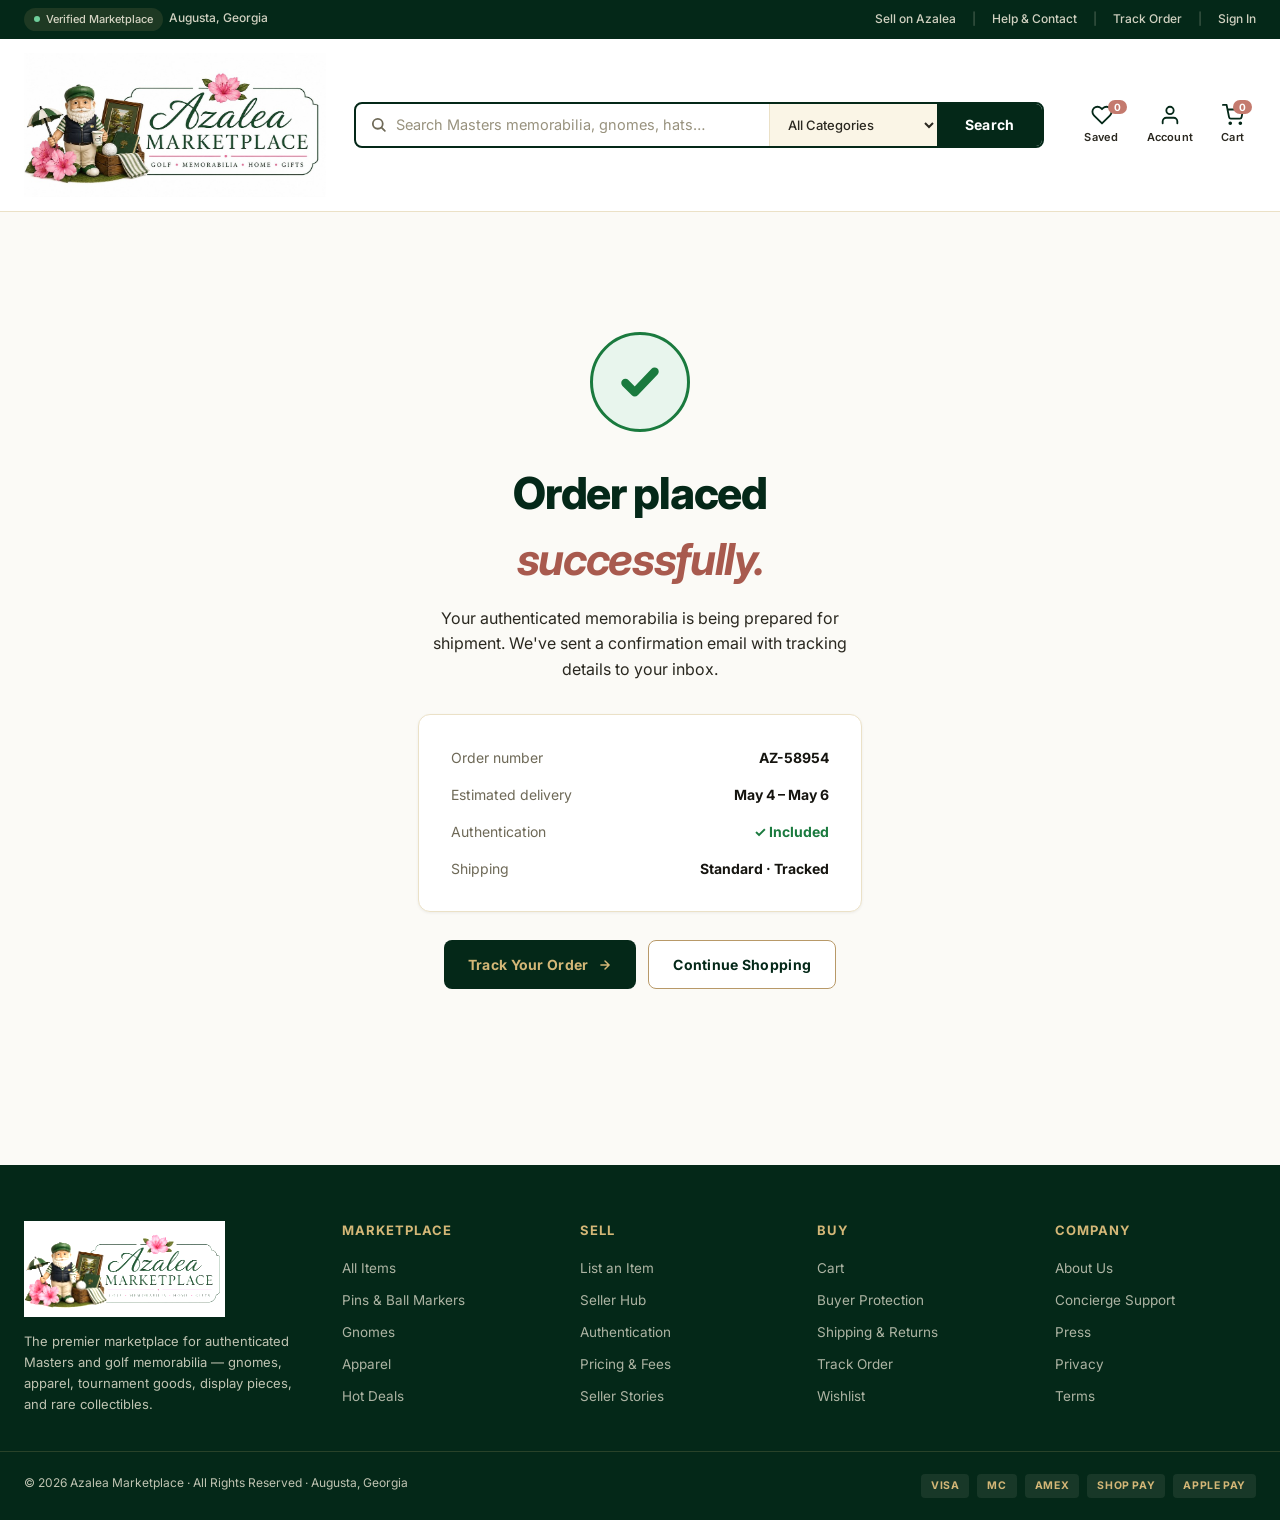
<file: order-success/index.html>
<!DOCTYPE html>
<html lang="en-US">
<head>
<meta charset="UTF-8">
<meta name="viewport" content="width=device-width, initial-scale=1.0">
<meta name="description" content="The premier marketplace for authenticated Masters and golf memorabilia.">
<link rel="preconnect" href="https://fonts.googleapis.com">
<link rel="preconnect" href="https://fonts.gstatic.com" crossorigin>
<link href="https://fonts.googleapis.com/css2?family=Inter:wght@300;400;500;600;700;800;900&display=swap" rel="stylesheet">
<link rel="stylesheet" href="/assets/shared.css">
<style>
.success-wrap { display: flex; flex-direction: column; align-items: center; text-align: center; padding: 72px 24px 48px; }
.check-circle { width: 100px; height: 100px; border-radius: 50%; background: var(--success-light); border: 3px solid var(--success); display: flex; align-items: center; justify-content: center; margin-bottom: 28px; position: relative; animation: pop .6s cubic-bezier(.5, 1.7, .5, 1) both; }
@keyframes pop { 0% { transform: scale(0); opacity: 0; } 60% { transform: scale(1.15); opacity: 1; } 100% { transform: scale(1); } }
.check-circle::before { content: ''; position: absolute; inset: -10px; border-radius: 50%; border: 2px solid var(--success); opacity: 0; animation: ringOut 1.4s ease-out 0.4s both; }
@keyframes ringOut { from { opacity: 0.5; transform: scale(1); } to { opacity: 0; transform: scale(1.3); } }
.check-svg { width: 50px; height: 50px; stroke: var(--success); stroke-width: 4; fill: none; stroke-linecap: round; stroke-linejoin: round; }
.check-svg path { stroke-dasharray: 60; stroke-dashoffset: 60; animation: drawCheck .6s ease-out 0.4s both; }
@keyframes drawCheck { to { stroke-dashoffset: 0; } }
.success-wrap h1 { font-size: clamp(30px, 4vw, 44px); font-weight: 800; color: var(--green-deep); letter-spacing: -0.03em; margin-bottom: 14px; }
.success-wrap h1 em { color: var(--coral-deep); font-style: italic; font-weight: 700; }
.success-wrap .lede { font-size: 16px; color: var(--ink-warm); max-width: 540px; line-height: 1.6; margin-bottom: 32px; }
.success-info { background: white; border: 1px solid var(--line-soft); border-radius: 12px; box-shadow: var(--shadow-sm); padding: 24px 32px; max-width: 480px; width: 100%; margin: 0 auto 28px; text-align: left; }
.success-info-row { display: flex; justify-content: space-between; padding: 8px 0; font-size: 14px; }
.success-info-row .lbl { color: var(--ink-muted); }
.success-info-row .val { font-weight: 700; color: var(--ink); }
.success-cta-row { display: flex; gap: 12px; flex-wrap: wrap; justify-content: center; }
.confetti { position: fixed; top: -20px; width: 10px; height: 14px; pointer-events: none; animation: fall 3s linear forwards; z-index: 50; }
@keyframes fall { to { transform: translateY(110vh) rotate(720deg); opacity: 0; } }
</style>
<script>window.AZ_HOME="/";window.AZ_ASSETS="/assets";</script>
<title>Order placed | Azalea Marketplace</title>
</head>
<body class="azalea-static">
<div class="topbar">
  <div class="topbar-inner">
    <div><span class="topbar-pill"><span class="dot"></span> Verified Marketplace</span> &nbsp;Augusta, Georgia</div>
    <div class="topbar-right">
      <a href="/sell/">Sell on Azalea</a>
      <span class="sep">|</span>
      <a href="#">Help &amp; Contact</a>
      <span class="sep">|</span>
      <a href="#">Track Order</a>
      <span class="sep">|</span>
      <a href="/login/">Sign In</a>
    </div>
  </div>
</div>
<header class="header">
  <div class="header-inner">
    <a href="/" class="brand">
      <img src="/assets/azalea-logo.jpg" alt="Azalea Marketplace — Golf · Memorabilia · Home · Gifts" class="brand-logo">
    </a>
    <div class="search">
      <div class="search-input-wrap">
        <svg viewBox="0 0 24 24" fill="none" stroke="currentColor" stroke-width="2.5" stroke-linecap="round"><circle cx="11" cy="11" r="7"/><path d="M21 21l-4.3-4.3"/></svg>
        <input type="text" placeholder="Search Masters memorabilia, gnomes, hats…" id="searchInput">
      </div>
      <select class="search-cat">
        <option>All Categories</option>
        <option>Pins &amp; Ball Markers</option>
        <option>Gnomes</option>
        <option>Apparel</option>
        <option>Tournament Goods</option>
        <option>Vintage</option>
      </select>
      <button class="search-btn" onclick="window.location.href='/'">Search</button>
    </div>
    <div class="header-actions">
      <a href="/dashboard/#saved" class="h-action">
        <svg viewBox="0 0 24 24" fill="none" stroke="currentColor" stroke-width="2" stroke-linecap="round" stroke-linejoin="round"><path d="M20.84 4.61a5.5 5.5 0 0 0-7.78 0L12 5.67l-1.06-1.06a5.5 5.5 0 0 0-7.78 7.78l1.06 1.06L12 21.23l7.78-7.78 1.06-1.06a5.5 5.5 0 0 0 0-7.78z"/></svg>
        <span class="h-action-label">Saved</span>
        <span class="h-action-badge" data-saved-count>0</span>
      </a>
      <a href="/login/" class="h-action">
        <svg viewBox="0 0 24 24" fill="none" stroke="currentColor" stroke-width="2" stroke-linecap="round" stroke-linejoin="round"><path d="M20 21v-2a4 4 0 0 0-4-4H8a4 4 0 0 0-4 4v2"/><circle cx="12" cy="7" r="4"/></svg>
        <span class="h-action-label">Account</span>
      </a>
      <a href="/cart/" class="h-action">
        <svg viewBox="0 0 24 24" fill="none" stroke="currentColor" stroke-width="2" stroke-linecap="round" stroke-linejoin="round"><circle cx="9" cy="21" r="1"/><circle cx="20" cy="21" r="1"/><path d="M1 1h4l2.68 13.39a2 2 0 0 0 2 1.61h9.72a2 2 0 0 0 2-1.61L23 6H6"/></svg>
        <span class="h-action-label">Cart</span>
        <span class="h-action-badge" data-cart-count>0</span>
      </a>
    </div>
  </div>
</header>
<main class="page-tight">
  <div class="success-wrap">
    <div class="check-circle">
      <svg class="check-svg" viewBox="0 0 24 24"><path d="M5 12.5l4.5 4.5L19 7"/></svg>
    </div>

    <h1 id="successTitle">Order placed <em>successfully.</em></h1>
    <p class="lede" id="successLede">Your authenticated memorabilia is being prepared for shipment. We've sent a confirmation email with tracking details to your inbox.</p>

    <div class="success-info">
      <div class="success-info-row"><span class="lbl">Order number</span><span class="val" id="orderNum">AZ-19284</span></div>
      <div class="success-info-row"><span class="lbl">Estimated delivery</span><span class="val" id="orderEta">May 4 – May 6</span></div>
      <div class="success-info-row"><span class="lbl">Authentication</span><span class="val" style="color: var(--success);">✓ Included</span></div>
      <div class="success-info-row"><span class="lbl">Shipping</span><span class="val">Standard · Tracked</span></div>
    </div>

    <div class="success-cta-row">
      <a href="/dashboard/#orders" class="btn btn-primary">Track Your Order
        <svg viewBox="0 0 24 24" fill="none" stroke="currentColor" stroke-width="2.5" stroke-linecap="round"><path d="M5 12h14M12 5l7 7-7 7"/></svg>
      </a>
      <a href="/" class="btn btn-secondary">Continue Shopping</a>
    </div>
  </div>
</main><footer class="footer">
  <div class="footer-inner">
    <div class="footer-brand-block">
      <div class="footer-brand-row">
        <img src="/assets/azalea-logo.jpg" alt="Azalea Marketplace" class="footer-brand-logo">
      </div>
      <div class="footer-tag">The premier marketplace for authenticated Masters and golf memorabilia — gnomes, apparel, tournament goods, display pieces, and rare collectibles.</div>
    </div>
    <div class="footer-col">
      <h4>Marketplace</h4>
      <ul>
        <li><a href="/">All Items</a></li>
        <li><a href="/#shop">Pins &amp; Ball Markers</a></li>
        <li><a href="/#shop">Gnomes</a></li>
        <li><a href="/#shop">Apparel</a></li>
        <li><a href="/#shop">Hot Deals</a></li>
      </ul>
    </div>
    <div class="footer-col">
      <h4>Sell</h4>
      <ul>
        <li><a href="/sell/">List an Item</a></li>
        <li><a href="/dashboard/">Seller Hub</a></li>
        <li><a href="#">Authentication</a></li>
        <li><a href="#">Pricing &amp; Fees</a></li>
        <li><a href="#">Seller Stories</a></li>
      </ul>
    </div>
    <div class="footer-col">
      <h4>Buy</h4>
      <ul>
        <li><a href="/cart/">Cart</a></li>
        <li><a href="#">Buyer Protection</a></li>
        <li><a href="#">Shipping &amp; Returns</a></li>
        <li><a href="#">Track Order</a></li>
        <li><a href="/dashboard/#saved">Wishlist</a></li>
      </ul>
    </div>
    <div class="footer-col">
      <h4>Company</h4>
      <ul>
        <li><a href="#">About Us</a></li>
        <li><a href="#">Concierge Support</a></li>
        <li><a href="#">Press</a></li>
        <li><a href="#">Privacy</a></li>
        <li><a href="#">Terms</a></li>
      </ul>
    </div>
  </div>
  <div class="footer-bot">
    <div>© 2026 Azalea Marketplace · All Rights Reserved · Augusta, Georgia</div>
    <div class="footer-payments">
      <span class="footer-payment">VISA</span>
      <span class="footer-payment">MC</span>
      <span class="footer-payment">AMEX</span>
      <span class="footer-payment">SHOP PAY</span>
      <span class="footer-payment">APPLE PAY</span>
    </div>
  </div>
</footer>
<script src="/assets/shared.js"></script>
<script>
(function() {
  const params = new URLSearchParams(window.location.search);
  const type = params.get('type') || 'order';
  if (type === 'listing') {
    document.getElementById('successTitle').innerHTML = 'Listing published <em>live.</em>';
    document.getElementById('successLede').textContent = 'Your item is now visible to buyers across the Azalea Marketplace. We\'ll notify you the moment someone watches, offers, or buys.';
    document.getElementById('orderNum').textContent = 'LST-' + Math.floor(Math.random() * 90000 + 10000);
    document.getElementById('orderEta').textContent = 'Live now';
    document.querySelector('.success-cta-row').innerHTML = `
      <a href="/dashboard/#listings" class="btn btn-primary">View My Listings
        <svg viewBox="0 0 24 24" fill="none" stroke="currentColor" stroke-width="2.5" stroke-linecap="round"><path d="M5 12h14M12 5l7 7-7 7"/></svg>
      </a>
      <a href="/sell/" class="btn btn-secondary">List Another</a>`;
    document.title = 'Listing Published — Azalea Marketplace';
  } else {
    document.getElementById('orderNum').textContent = 'AZ-' + Math.floor(Math.random() * 90000 + 10000);
  }

  // Confetti burst
  const colors = ['#b89968', '#d4b777', '#c47a6e', '#0a5d3a', '#1a7a3e'];
  for (let i = 0; i < 60; i++) {
    const c = document.createElement('div');
    c.className = 'confetti';
    c.style.left = Math.random() * 100 + 'vw';
    c.style.background = colors[Math.floor(Math.random() * colors.length)];
    c.style.animationDelay = (Math.random() * 0.6) + 's';
    c.style.animationDuration = (2.5 + Math.random() * 1.5) + 's';
    c.style.transform = 'rotate(' + (Math.random() * 360) + 'deg)';
    document.body.appendChild(c);
    setTimeout(() => c.remove(), 4500);
  }
})();
</script>
</body>
</html>
</file>
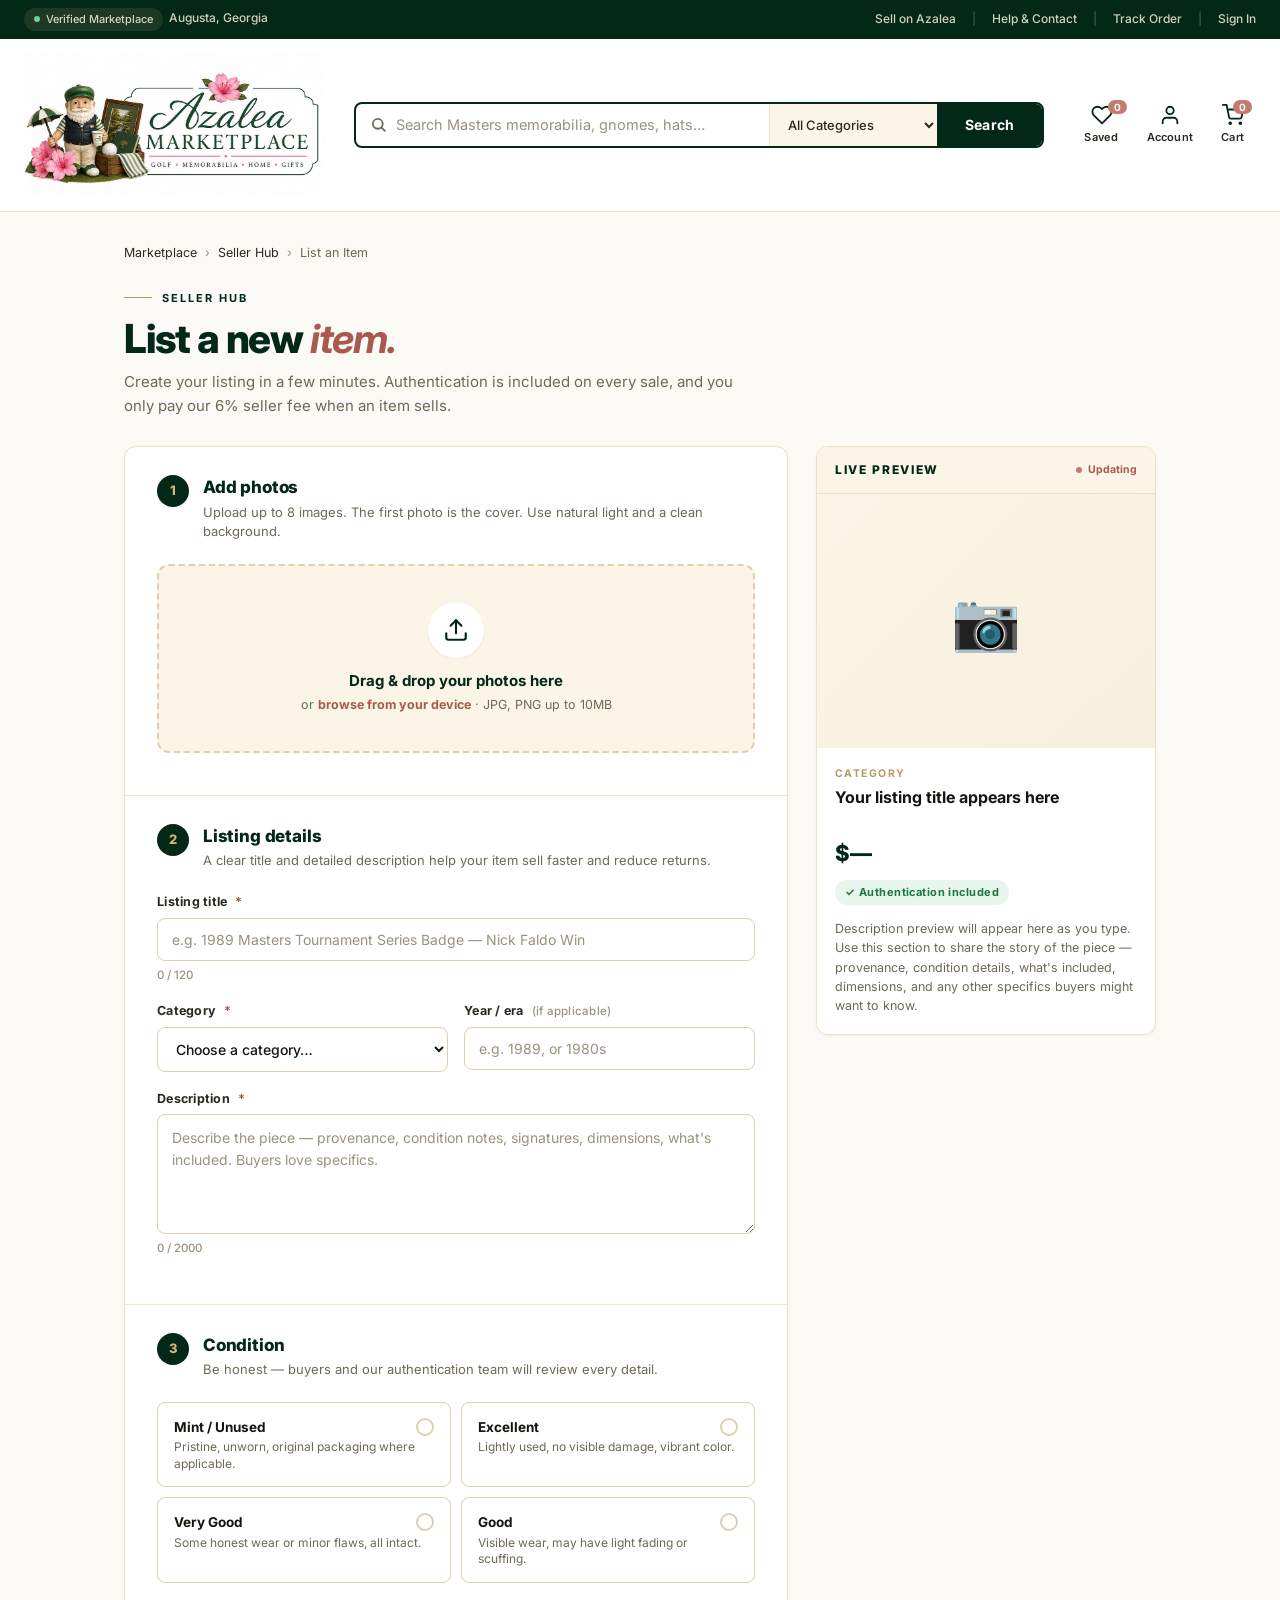
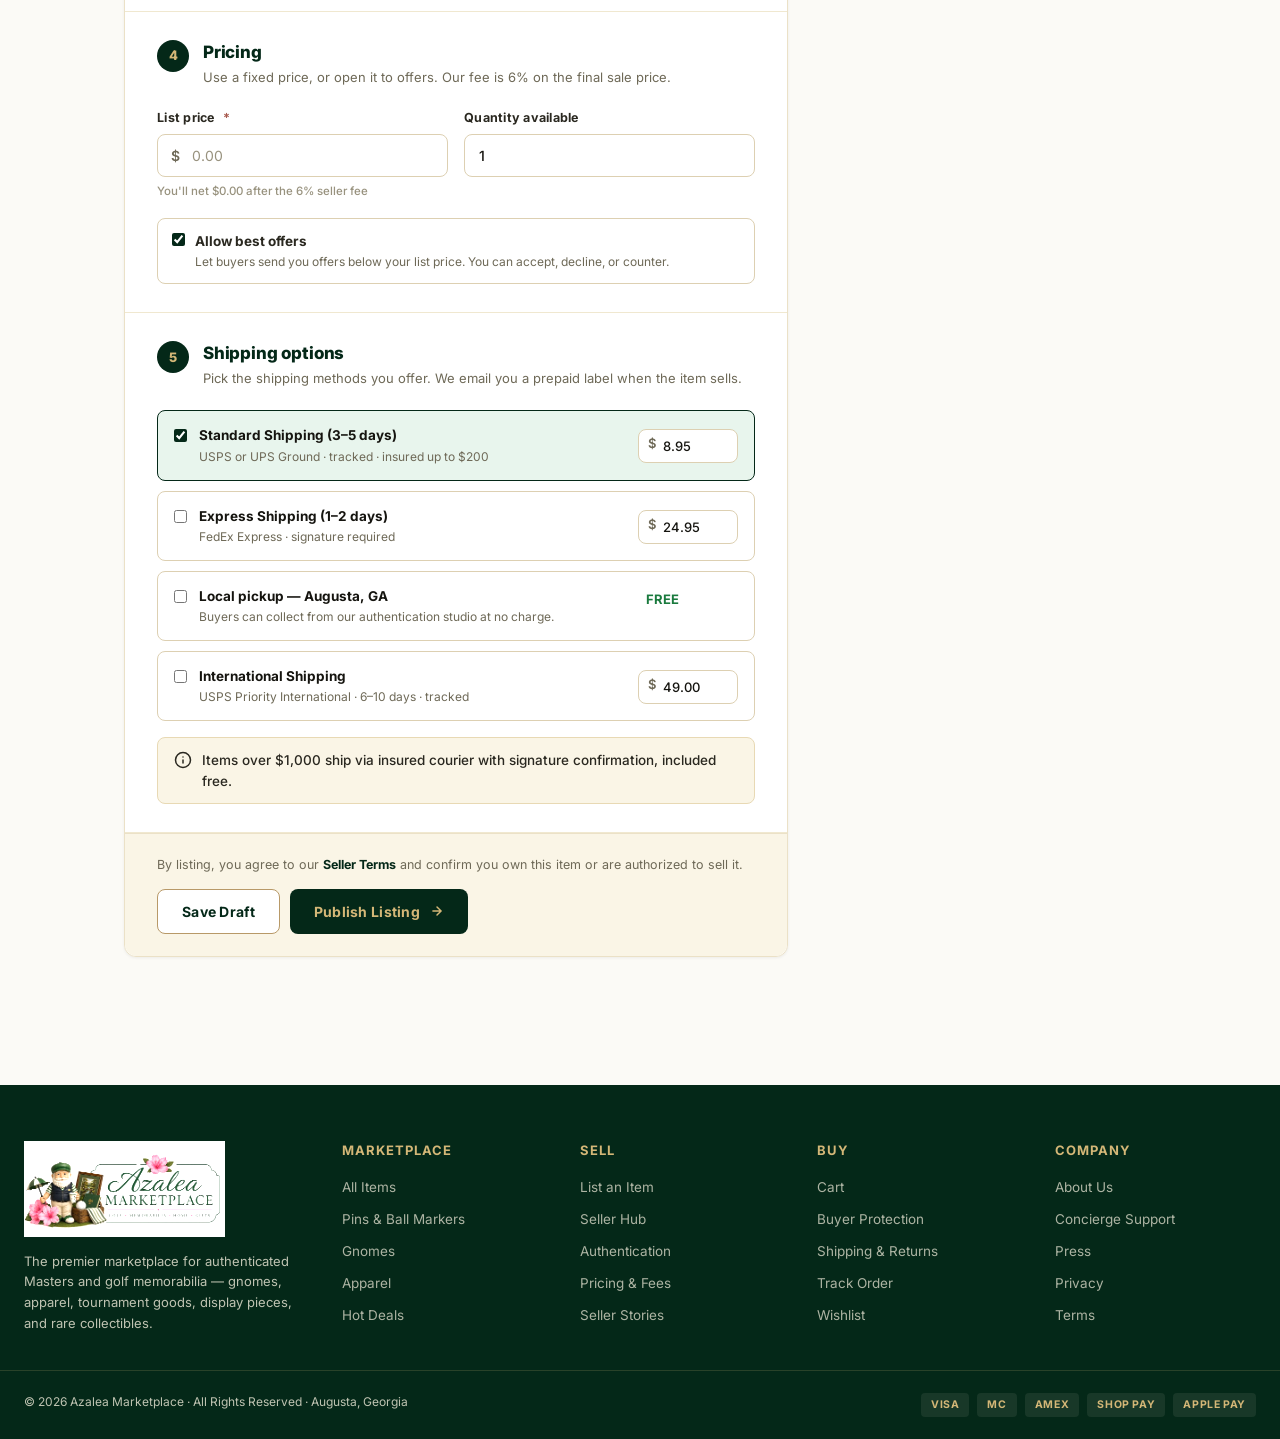
<file: sell/index.html>
<!DOCTYPE html>
<html lang="en-US">
<head>
<meta charset="UTF-8">
<meta name="viewport" content="width=device-width, initial-scale=1.0">
<meta name="description" content="The premier marketplace for authenticated Masters and golf memorabilia.">
<link rel="preconnect" href="https://fonts.googleapis.com">
<link rel="preconnect" href="https://fonts.gstatic.com" crossorigin>
<link href="https://fonts.googleapis.com/css2?family=Inter:wght@300;400;500;600;700;800;900&display=swap" rel="stylesheet">
<link rel="stylesheet" href="/assets/shared.css">
<style>
.sell-grid { display: grid; grid-template-columns: 1fr 340px; gap: 28px; align-items: start; }
.sell-form-card { background: white; border: 1px solid var(--line-soft); border-radius: 12px; box-shadow: var(--shadow-sm); }
.sell-section { padding: 28px 32px; border-bottom: 1px solid var(--line-faint); }
.sell-section:last-child { border-bottom: none; }
.sell-section-head { display: flex; gap: 14px; align-items: flex-start; margin-bottom: 22px; }
.sell-section-num { width: 32px; height: 32px; border-radius: 50%; background: var(--green-deep); color: var(--gold-bright); display: inline-flex; align-items: center; justify-content: center; font-size: 13px; font-weight: 800; flex-shrink: 0; }
.sell-section-head h3 { font-size: 17px; font-weight: 800; color: var(--green-deep); letter-spacing: -0.01em; margin-bottom: 2px; }
.sell-section-head .sub { font-size: 13px; color: var(--ink-muted); }

.dropzone { border: 2px dashed var(--line); border-radius: 12px; padding: 36px 24px; text-align: center; cursor: pointer; transition: all .25s ease; background: var(--paper); }
.dropzone:hover { border-color: var(--gold); background: var(--cream); }
.dropzone.drag { border-color: var(--green-deep); background: var(--success-light); transform: scale(1.005); animation: dzPulse 1s ease infinite; }
@keyframes dzPulse { 0%, 100% { box-shadow: 0 0 0 0 rgba(10, 93, 58, 0.25); } 50% { box-shadow: 0 0 0 10px rgba(10, 93, 58, 0); } }
.dropzone-icon { width: 56px; height: 56px; border-radius: 50%; background: white; display: inline-flex; align-items: center; justify-content: center; color: var(--green-deep); margin-bottom: 12px; box-shadow: var(--shadow-sm); }
.dropzone-icon svg { width: 26px; height: 26px; }
.dropzone h4 { font-size: 15px; font-weight: 700; color: var(--green-deep); margin-bottom: 4px; }
.dropzone p { font-size: 12.5px; color: var(--ink-muted); }
.dropzone .browse { color: var(--coral-deep); font-weight: 700; }

.thumb-grid { display: grid; grid-template-columns: repeat(auto-fill, minmax(110px, 1fr)); gap: 10px; margin-top: 14px; }
.thumb { aspect-ratio: 1 / 1; border-radius: 8px; overflow: hidden; position: relative; border: 1.5px solid var(--line); background: var(--paper); display: flex; align-items: center; justify-content: center; font-size: 32px; animation: thumbIn .3s ease both; }
@keyframes thumbIn { from { opacity: 0; transform: scale(.85); } to { opacity: 1; transform: scale(1); } }
.thumb img { width: 100%; height: 100%; object-fit: cover; }
.thumb.cover-tag::before { content: 'COVER'; position: absolute; top: 6px; left: 6px; background: var(--green-deep); color: var(--gold-bright); font-size: 9px; font-weight: 700; padding: 2px 6px; border-radius: 4px; letter-spacing: 0.06em; }
.thumb-rm { position: absolute; top: 6px; right: 6px; width: 22px; height: 22px; border-radius: 50%; background: rgba(20, 20, 15, 0.7); color: white; border: none; font-size: 13px; cursor: pointer; display: flex; align-items: center; justify-content: center; transition: background .15s ease; }
.thumb-rm:hover { background: var(--coral-deep); }

.condition-grid { display: grid; grid-template-columns: repeat(2, 1fr); gap: 10px; }
.condition-opt { padding: 14px 16px; border: 1.5px solid var(--line); border-radius: 8px; cursor: pointer; transition: all .2s ease; background: white; }
.condition-opt:hover { background: var(--paper); border-color: var(--gold); }
.condition-opt.selected { border-color: var(--green-deep); background: var(--success-light); box-shadow: 0 0 0 3px rgba(10, 93, 58, 0.08); }
.condition-opt .ct { font-size: 13.5px; font-weight: 700; color: var(--ink); margin-bottom: 2px; display: flex; justify-content: space-between; align-items: center; }
.condition-opt.selected .ct { color: var(--green-deep); }
.condition-opt .cd { font-size: 12px; color: var(--ink-muted); line-height: 1.4; }
.condition-opt .ck { width: 18px; height: 18px; border-radius: 50%; border: 2px solid var(--line); display: inline-flex; align-items: center; justify-content: center; }
.condition-opt.selected .ck { background: var(--green-deep); border-color: var(--green-deep); }
.condition-opt.selected .ck::after { content: ''; width: 5px; height: 9px; border: solid white; border-width: 0 2px 2px 0; transform: rotate(45deg); margin-bottom: 2px; }

.shipping-row { display: grid; grid-template-columns: 1fr auto; gap: 12px; align-items: stretch; padding: 14px 16px; border: 1.5px solid var(--line); border-radius: 8px; margin-bottom: 10px; transition: border-color .2s ease, background .2s ease; }
.shipping-row:hover { border-color: var(--gold); background: var(--paper); }
.shipping-row.checked { border-color: var(--green-deep); background: var(--success-light); }
.shipping-row .info { display: flex; gap: 12px; align-items: flex-start; }
.shipping-row input { margin-top: 4px; accent-color: var(--green-deep); }
.shipping-row .rt { font-size: 13.5px; font-weight: 700; color: var(--ink); }
.shipping-row .rd { font-size: 12px; color: var(--ink-muted); margin-top: 2px; }
.shipping-row .rate-input { width: 100px; }
.shipping-row .rate-input .input { font-size: 13px; padding: 8px 10px 8px 24px; }
.shipping-row .rate-input .prefix { left: 10px; font-size: 13px; }

.preview-card { background: white; border: 1px solid var(--line-soft); border-radius: 12px; box-shadow: var(--shadow-sm); overflow: hidden; position: sticky; top: 80px; }
.preview-head { padding: 14px 18px; background: var(--paper); border-bottom: 1px solid var(--line-soft); display: flex; justify-content: space-between; align-items: center; }
.preview-head h4 { font-size: 12px; font-weight: 800; letter-spacing: 0.14em; text-transform: uppercase; color: var(--green-deep); }
.preview-head .live { font-size: 10.5px; font-weight: 700; color: var(--coral-deep); display: inline-flex; align-items: center; gap: 6px; }
.preview-head .live::before { content: ''; width: 6px; height: 6px; border-radius: 50%; background: var(--coral); animation: pulseDot 1.5s ease-in-out infinite; }
.preview-image { aspect-ratio: 4 / 3; background: linear-gradient(135deg, var(--paper) 0%, var(--cream) 100%); display: flex; align-items: center; justify-content: center; color: var(--gold); font-size: 56px; }
.preview-image img { width: 100%; height: 100%; object-fit: cover; }
.preview-body { padding: 18px; }
.preview-body .pcat { font-size: 10.5px; font-weight: 700; letter-spacing: 0.14em; text-transform: uppercase; color: var(--gold); margin-bottom: 6px; }
.preview-body .ptitle { font-size: 16px; font-weight: 700; color: var(--ink); line-height: 1.3; margin-bottom: 8px; min-height: 42px; }
.preview-body .pprice { font-size: 22px; font-weight: 800; color: var(--green-deep); letter-spacing: -0.02em; margin-bottom: 10px; }
.preview-body .pmeta { display: flex; gap: 8px; flex-wrap: wrap; margin-bottom: 14px; }
.preview-body .pdesc { font-size: 12.5px; color: var(--ink-muted); line-height: 1.55; max-height: 100px; overflow: hidden; }

.sell-foot { display: flex; justify-content: space-between; align-items: center; padding: 22px 32px; background: var(--paper); border-top: 1px solid var(--line-soft); border-radius: 0 0 12px 12px; flex-wrap: wrap; gap: 14px; }
.sell-foot .ft-info { font-size: 12.5px; color: var(--ink-muted); }
.sell-foot .ft-info strong { color: var(--green-deep); }
.sell-foot .ft-actions { display: flex; gap: 10px; }

@media (max-width: 1024px) {
  .sell-grid { grid-template-columns: 1fr; }
  .preview-card { position: static; }
  .condition-grid { grid-template-columns: 1fr; }
}
</style>
<script>window.AZ_HOME="/";window.AZ_ASSETS="/assets";</script>
<title>Sell on Azalea | Azalea Marketplace</title>
</head>
<body class="azalea-static">
<div class="topbar">
  <div class="topbar-inner">
    <div><span class="topbar-pill"><span class="dot"></span> Verified Marketplace</span> &nbsp;Augusta, Georgia</div>
    <div class="topbar-right">
      <a href="/sell/">Sell on Azalea</a>
      <span class="sep">|</span>
      <a href="#">Help &amp; Contact</a>
      <span class="sep">|</span>
      <a href="#">Track Order</a>
      <span class="sep">|</span>
      <a href="/login/">Sign In</a>
    </div>
  </div>
</div>
<header class="header">
  <div class="header-inner">
    <a href="/" class="brand">
      <img src="/assets/azalea-logo.jpg" alt="Azalea Marketplace — Golf · Memorabilia · Home · Gifts" class="brand-logo">
    </a>
    <div class="search">
      <div class="search-input-wrap">
        <svg viewBox="0 0 24 24" fill="none" stroke="currentColor" stroke-width="2.5" stroke-linecap="round"><circle cx="11" cy="11" r="7"/><path d="M21 21l-4.3-4.3"/></svg>
        <input type="text" placeholder="Search Masters memorabilia, gnomes, hats…" id="searchInput">
      </div>
      <select class="search-cat">
        <option>All Categories</option>
        <option>Pins &amp; Ball Markers</option>
        <option>Gnomes</option>
        <option>Apparel</option>
        <option>Tournament Goods</option>
        <option>Vintage</option>
      </select>
      <button class="search-btn" onclick="window.location.href='/'">Search</button>
    </div>
    <div class="header-actions">
      <a href="/dashboard/#saved" class="h-action">
        <svg viewBox="0 0 24 24" fill="none" stroke="currentColor" stroke-width="2" stroke-linecap="round" stroke-linejoin="round"><path d="M20.84 4.61a5.5 5.5 0 0 0-7.78 0L12 5.67l-1.06-1.06a5.5 5.5 0 0 0-7.78 7.78l1.06 1.06L12 21.23l7.78-7.78 1.06-1.06a5.5 5.5 0 0 0 0-7.78z"/></svg>
        <span class="h-action-label">Saved</span>
        <span class="h-action-badge" data-saved-count>0</span>
      </a>
      <a href="/login/" class="h-action">
        <svg viewBox="0 0 24 24" fill="none" stroke="currentColor" stroke-width="2" stroke-linecap="round" stroke-linejoin="round"><path d="M20 21v-2a4 4 0 0 0-4-4H8a4 4 0 0 0-4 4v2"/><circle cx="12" cy="7" r="4"/></svg>
        <span class="h-action-label">Account</span>
      </a>
      <a href="/cart/" class="h-action">
        <svg viewBox="0 0 24 24" fill="none" stroke="currentColor" stroke-width="2" stroke-linecap="round" stroke-linejoin="round"><circle cx="9" cy="21" r="1"/><circle cx="20" cy="21" r="1"/><path d="M1 1h4l2.68 13.39a2 2 0 0 0 2 1.61h9.72a2 2 0 0 0 2-1.61L23 6H6"/></svg>
        <span class="h-action-label">Cart</span>
        <span class="h-action-badge" data-cart-count>0</span>
      </a>
    </div>
  </div>
</header>
<main class="page-narrow">
  <div class="crumbs reveal">
    <a href="/">Marketplace</a>
    <span class="sep">›</span>
    <a href="/dashboard/">Seller Hub</a>
    <span class="sep">›</span>
    <span>List an Item</span>
  </div>

  <div class="reveal">
    <div class="page-eye"><span class="line"></span> Seller Hub</div>
    <h1 class="page-title">List a new <em>item.</em></h1>
    <p class="page-sub">Create your listing in a few minutes. Authentication is included on every sale, and you only pay our 6% seller fee when an item sells.</p>
  </div>

  <form class="sell-grid" id="sellForm" novalidate>
    <div>
      <div class="sell-form-card reveal reveal-d1">
        <!-- Section 1: Photos -->
        <div class="sell-section">
          <div class="sell-section-head">
            <div class="sell-section-num">1</div>
            <div>
              <h3>Add photos</h3>
              <div class="sub">Upload up to 8 images. The first photo is the cover. Use natural light and a clean background.</div>
            </div>
          </div>

          <div class="dropzone" id="dropzone">
            <div class="dropzone-icon">
              <svg viewBox="0 0 24 24" fill="none" stroke="currentColor" stroke-width="2" stroke-linecap="round" stroke-linejoin="round"><path d="M21 15v4a2 2 0 0 1-2 2H5a2 2 0 0 1-2-2v-4"/><polyline points="17 8 12 3 7 8"/><line x1="12" y1="3" x2="12" y2="15"/></svg>
            </div>
            <h4>Drag &amp; drop your photos here</h4>
            <p>or <span class="browse">browse from your device</span> · JPG, PNG up to 10MB</p>
            <input type="file" id="fileInput" multiple accept="image/*" style="display:none;">
          </div>
          <div class="thumb-grid" id="thumbs"></div>
        </div>

        <!-- Section 2: Title + Category + Description -->
        <div class="sell-section">
          <div class="sell-section-head">
            <div class="sell-section-num">2</div>
            <div>
              <h3>Listing details</h3>
              <div class="sub">A clear title and detailed description help your item sell faster and reduce returns.</div>
            </div>
          </div>

          <div class="field">
            <label>Listing title <span class="req">*</span></label>
            <input type="text" class="input" id="fTitle" placeholder="e.g. 1989 Masters Tournament Series Badge — Nick Faldo Win" maxlength="120">
            <span class="hint" id="titleCount">0 / 120</span>
          </div>

          <div class="field-row">
            <div class="field">
              <label>Category <span class="req">*</span></label>
              <select class="select" id="fCategory">
                <option value="">Choose a category…</option>
                <option>Pins &amp; Ball Markers</option>
                <option>Gnomes</option>
                <option>Apparel</option>
                <option>Pro V1 &amp; Goods</option>
                <option>Pin Flags</option>
                <option>Vintage Tickets &amp; Badges</option>
                <option>Signed Memorabilia</option>
                <option>Display Pieces</option>
                <option>Other</option>
              </select>
            </div>
            <div class="field">
              <label>Year / era <span class="hint" style="font-weight: 500;">(if applicable)</span></label>
              <input type="text" class="input" id="fYear" placeholder="e.g. 1989, or 1980s">
            </div>
          </div>

          <div class="field">
            <label>Description <span class="req">*</span></label>
            <textarea class="textarea" id="fDesc" placeholder="Describe the piece — provenance, condition notes, signatures, dimensions, what's included. Buyers love specifics." maxlength="2000"></textarea>
            <span class="hint" id="descCount">0 / 2000</span>
          </div>
        </div>

        <!-- Section 3: Condition -->
        <div class="sell-section">
          <div class="sell-section-head">
            <div class="sell-section-num">3</div>
            <div>
              <h3>Condition</h3>
              <div class="sub">Be honest — buyers and our authentication team will review every detail.</div>
            </div>
          </div>

          <div class="condition-grid" id="conditionGrid">
            <div class="condition-opt" data-val="Mint">
              <div class="ct"><span>Mint / Unused</span><span class="ck"></span></div>
              <div class="cd">Pristine, unworn, original packaging where applicable.</div>
            </div>
            <div class="condition-opt" data-val="Excellent">
              <div class="ct"><span>Excellent</span><span class="ck"></span></div>
              <div class="cd">Lightly used, no visible damage, vibrant color.</div>
            </div>
            <div class="condition-opt" data-val="Very Good">
              <div class="ct"><span>Very Good</span><span class="ck"></span></div>
              <div class="cd">Some honest wear or minor flaws, all intact.</div>
            </div>
            <div class="condition-opt" data-val="Good">
              <div class="ct"><span>Good</span><span class="ck"></span></div>
              <div class="cd">Visible wear, may have light fading or scuffing.</div>
            </div>
          </div>
        </div>

        <!-- Section 4: Pricing -->
        <div class="sell-section">
          <div class="sell-section-head">
            <div class="sell-section-num">4</div>
            <div>
              <h3>Pricing</h3>
              <div class="sub">Use a fixed price, or open it to offers. Our fee is 6% on the final sale price.</div>
            </div>
          </div>

          <div class="field-row">
            <div class="field">
              <label>List price <span class="req">*</span></label>
              <div class="input-prefix-wrap">
                <span class="prefix">$</span>
                <input type="number" class="input" id="fPrice" min="0" step="0.01" placeholder="0.00">
              </div>
              <span class="hint" id="netHint">You'll net $0.00 after the 6% seller fee</span>
            </div>
            <div class="field">
              <label>Quantity available</label>
              <input type="number" class="input" id="fQty" min="1" max="100" value="1">
            </div>
          </div>

          <label class="checkbox-row" id="offersOpt">
            <input type="checkbox" id="fOffers" checked>
            <div class="ck-text">
              <div class="ck-title">Allow best offers</div>
              <div class="ck-sub">Let buyers send you offers below your list price. You can accept, decline, or counter.</div>
            </div>
          </label>
        </div>

        <!-- Section 5: Shipping -->
        <div class="sell-section">
          <div class="sell-section-head">
            <div class="sell-section-num">5</div>
            <div>
              <h3>Shipping options</h3>
              <div class="sub">Pick the shipping methods you offer. We email you a prepaid label when the item sells.</div>
            </div>
          </div>

          <div class="shipping-row checked">
            <div class="info">
              <input type="checkbox" checked data-ship="standard">
              <div>
                <div class="rt">Standard Shipping (3–5 days)</div>
                <div class="rd">USPS or UPS Ground · tracked · insured up to $200</div>
              </div>
            </div>
            <div class="rate-input">
              <div class="input-prefix-wrap"><span class="prefix">$</span><input type="number" class="input" value="8.95" min="0" step="0.01"></div>
            </div>
          </div>

          <div class="shipping-row">
            <div class="info">
              <input type="checkbox" data-ship="express">
              <div>
                <div class="rt">Express Shipping (1–2 days)</div>
                <div class="rd">FedEx Express · signature required</div>
              </div>
            </div>
            <div class="rate-input">
              <div class="input-prefix-wrap"><span class="prefix">$</span><input type="number" class="input" value="24.95" min="0" step="0.01"></div>
            </div>
          </div>

          <div class="shipping-row">
            <div class="info">
              <input type="checkbox" data-ship="local">
              <div>
                <div class="rt">Local pickup — Augusta, GA</div>
                <div class="rd">Buyers can collect from our authentication studio at no charge.</div>
              </div>
            </div>
            <div class="rate-input"><span style="font-size: 13px; font-weight: 700; color: var(--success); align-self: center; padding: 0 8px;">FREE</span></div>
          </div>

          <div class="shipping-row">
            <div class="info">
              <input type="checkbox" data-ship="intl">
              <div>
                <div class="rt">International Shipping</div>
                <div class="rd">USPS Priority International · 6–10 days · tracked</div>
              </div>
            </div>
            <div class="rate-input">
              <div class="input-prefix-wrap"><span class="prefix">$</span><input type="number" class="input" value="49.00" min="0" step="0.01"></div>
            </div>
          </div>

          <div class="alert alert-info" style="margin-top: 16px; margin-bottom: 0;">
            <svg viewBox="0 0 24 24" fill="none" stroke="currentColor" stroke-width="2" stroke-linecap="round"><circle cx="12" cy="12" r="10"/><path d="M12 16v-4M12 8h.01"/></svg>
            <span>Items over $1,000 ship via insured courier with signature confirmation, included free.</span>
          </div>
        </div>

        <div class="sell-foot">
          <div class="ft-info">By listing, you agree to our <strong>Seller Terms</strong> and confirm you own this item or are authorized to sell it.</div>
          <div class="ft-actions">
            <button type="button" class="btn btn-secondary" id="saveDraft">Save Draft</button>
            <button type="submit" class="btn btn-primary" id="publishBtn">
              Publish Listing
              <svg viewBox="0 0 24 24" fill="none" stroke="currentColor" stroke-width="2.5" stroke-linecap="round"><path d="M5 12h14M12 5l7 7-7 7"/></svg>
            </button>
          </div>
        </div>
      </div>
    </div>

    <!-- Live preview sidebar -->
    <aside class="reveal reveal-d2">
      <div class="preview-card">
        <div class="preview-head">
          <h4>Live Preview</h4>
          <span class="live">Updating</span>
        </div>
        <div class="preview-image" id="prevImg">📷</div>
        <div class="preview-body">
          <div class="pcat" id="prevCat">CATEGORY</div>
          <div class="ptitle" id="prevTitle">Your listing title appears here</div>
          <div class="pprice" id="prevPrice">$—</div>
          <div class="pmeta" id="prevMeta">
            <span class="pill pill-gold" id="prevCondition" style="display:none;"></span>
            <span class="pill pill-success">✓ Authentication included</span>
          </div>
          <div class="pdesc" id="prevDesc">Description preview will appear here as you type. Use this section to share the story of the piece — provenance, condition details, what's included, dimensions, and any other specifics buyers might want to know.</div>
        </div>
      </div>
    </aside>
  </form>
</main><footer class="footer">
  <div class="footer-inner">
    <div class="footer-brand-block">
      <div class="footer-brand-row">
        <img src="/assets/azalea-logo.jpg" alt="Azalea Marketplace" class="footer-brand-logo">
      </div>
      <div class="footer-tag">The premier marketplace for authenticated Masters and golf memorabilia — gnomes, apparel, tournament goods, display pieces, and rare collectibles.</div>
    </div>
    <div class="footer-col">
      <h4>Marketplace</h4>
      <ul>
        <li><a href="/">All Items</a></li>
        <li><a href="/#shop">Pins &amp; Ball Markers</a></li>
        <li><a href="/#shop">Gnomes</a></li>
        <li><a href="/#shop">Apparel</a></li>
        <li><a href="/#shop">Hot Deals</a></li>
      </ul>
    </div>
    <div class="footer-col">
      <h4>Sell</h4>
      <ul>
        <li><a href="/sell/">List an Item</a></li>
        <li><a href="/dashboard/">Seller Hub</a></li>
        <li><a href="#">Authentication</a></li>
        <li><a href="#">Pricing &amp; Fees</a></li>
        <li><a href="#">Seller Stories</a></li>
      </ul>
    </div>
    <div class="footer-col">
      <h4>Buy</h4>
      <ul>
        <li><a href="/cart/">Cart</a></li>
        <li><a href="#">Buyer Protection</a></li>
        <li><a href="#">Shipping &amp; Returns</a></li>
        <li><a href="#">Track Order</a></li>
        <li><a href="/dashboard/#saved">Wishlist</a></li>
      </ul>
    </div>
    <div class="footer-col">
      <h4>Company</h4>
      <ul>
        <li><a href="#">About Us</a></li>
        <li><a href="#">Concierge Support</a></li>
        <li><a href="#">Press</a></li>
        <li><a href="#">Privacy</a></li>
        <li><a href="#">Terms</a></li>
      </ul>
    </div>
  </div>
  <div class="footer-bot">
    <div>© 2026 Azalea Marketplace · All Rights Reserved · Augusta, Georgia</div>
    <div class="footer-payments">
      <span class="footer-payment">VISA</span>
      <span class="footer-payment">MC</span>
      <span class="footer-payment">AMEX</span>
      <span class="footer-payment">SHOP PAY</span>
      <span class="footer-payment">APPLE PAY</span>
    </div>
  </div>
</footer>
<script src="/assets/shared.js"></script>
<script>
(function() {
  const dropzone = document.getElementById('dropzone');
  const fileInput = document.getElementById('fileInput');
  const thumbs = document.getElementById('thumbs');
  const fTitle = document.getElementById('fTitle');
  const fCat = document.getElementById('fCategory');
  const fYear = document.getElementById('fYear');
  const fDesc = document.getElementById('fDesc');
  const fPrice = document.getElementById('fPrice');
  const fQty = document.getElementById('fQty');
  const fOffers = document.getElementById('fOffers');
  const titleCount = document.getElementById('titleCount');
  const descCount = document.getElementById('descCount');
  const netHint = document.getElementById('netHint');

  const prevTitle = document.getElementById('prevTitle');
  const prevCat = document.getElementById('prevCat');
  const prevPrice = document.getElementById('prevPrice');
  const prevDesc = document.getElementById('prevDesc');
  const prevImg = document.getElementById('prevImg');
  const prevCondition = document.getElementById('prevCondition');

  let images = [];
  let condition = '';

  function updatePreview() {
    prevTitle.textContent = fTitle.value || 'Your listing title appears here';
    prevCat.textContent = fCat.value ? fCat.value.toUpperCase() : 'CATEGORY';
    const price = parseFloat(fPrice.value);
    prevPrice.textContent = isNaN(price) || price <= 0 ? '$—' : '$' + price.toFixed(2);
    prevDesc.textContent = fDesc.value || 'Description preview will appear here as you type. Use this section to share the story of the piece — provenance, condition details, what\'s included, dimensions, and any other specifics buyers might want to know.';
    titleCount.textContent = fTitle.value.length + ' / 120';
    descCount.textContent = fDesc.value.length + ' / 2000';
    if (condition) { prevCondition.style.display = 'inline-flex'; prevCondition.textContent = condition; }
    netHint.textContent = isNaN(price) || price <= 0 ? "You'll net $0.00 after the 6% seller fee" : "You'll net $" + (price * 0.94).toFixed(2) + ' after the 6% seller fee';
  }

  ['input', 'change'].forEach(ev => {
    [fTitle, fCat, fYear, fDesc, fPrice, fQty].forEach(el => el.addEventListener(ev, updatePreview));
  });
  updatePreview();

  // Image upload
  function handleFiles(files) {
    [...files].forEach(file => {
      if (!file.type.startsWith('image/')) return;
      if (images.length >= 8) return;
      const reader = new FileReader();
      reader.onload = (e) => {
        images.push({ src: e.target.result, name: file.name });
        renderThumbs();
      };
      reader.readAsDataURL(file);
    });
  }

  function renderThumbs() {
    thumbs.innerHTML = images.map((img, i) => `
      <div class="thumb ${i === 0 ? 'cover-tag' : ''}">
        <img src="${img.src}" alt="">
        <button type="button" class="thumb-rm" data-i="${i}" aria-label="Remove">×</button>
      </div>
    `).join('');
    thumbs.querySelectorAll('.thumb-rm').forEach(btn => {
      btn.onclick = () => { images.splice(parseInt(btn.dataset.i), 1); renderThumbs(); };
    });
    if (images.length > 0) {
      prevImg.innerHTML = '<img src="' + images[0].src + '" alt="">';
    } else {
      prevImg.innerHTML = '📷';
    }
  }

  dropzone.onclick = () => fileInput.click();
  fileInput.onchange = () => handleFiles(fileInput.files);
  ['dragenter', 'dragover'].forEach(ev => dropzone.addEventListener(ev, (e) => { e.preventDefault(); dropzone.classList.add('drag'); }));
  ['dragleave', 'drop'].forEach(ev => dropzone.addEventListener(ev, (e) => { e.preventDefault(); dropzone.classList.remove('drag'); }));
  dropzone.addEventListener('drop', (e) => { handleFiles(e.dataTransfer.files); });

  // Condition select
  document.querySelectorAll('.condition-opt').forEach(opt => {
    opt.onclick = () => {
      document.querySelectorAll('.condition-opt').forEach(o => o.classList.remove('selected'));
      opt.classList.add('selected');
      condition = opt.dataset.val;
      updatePreview();
    };
  });

  // Shipping rows
  document.querySelectorAll('.shipping-row').forEach(row => {
    const cb = row.querySelector('input[type="checkbox"]');
    cb.addEventListener('change', () => row.classList.toggle('checked', cb.checked));
  });

  // Save / Publish
  document.getElementById('saveDraft').onclick = () => {
    Azalea.toast('Listing saved as draft', 'info');
  };
  document.getElementById('sellForm').addEventListener('submit', (e) => {
    e.preventDefault();
    if (!fTitle.value || !fCat.value || !fDesc.value || !fPrice.value || !condition) {
      Azalea.toast('Please complete all required fields', 'error');
      return;
    }
    Azalea.toast('Listing published — going live!', 'success');
    setTimeout(() => window.location.href = '/order-success/?type=listing', 800);
  });
})();
</script>
</body>
</html>
</file>
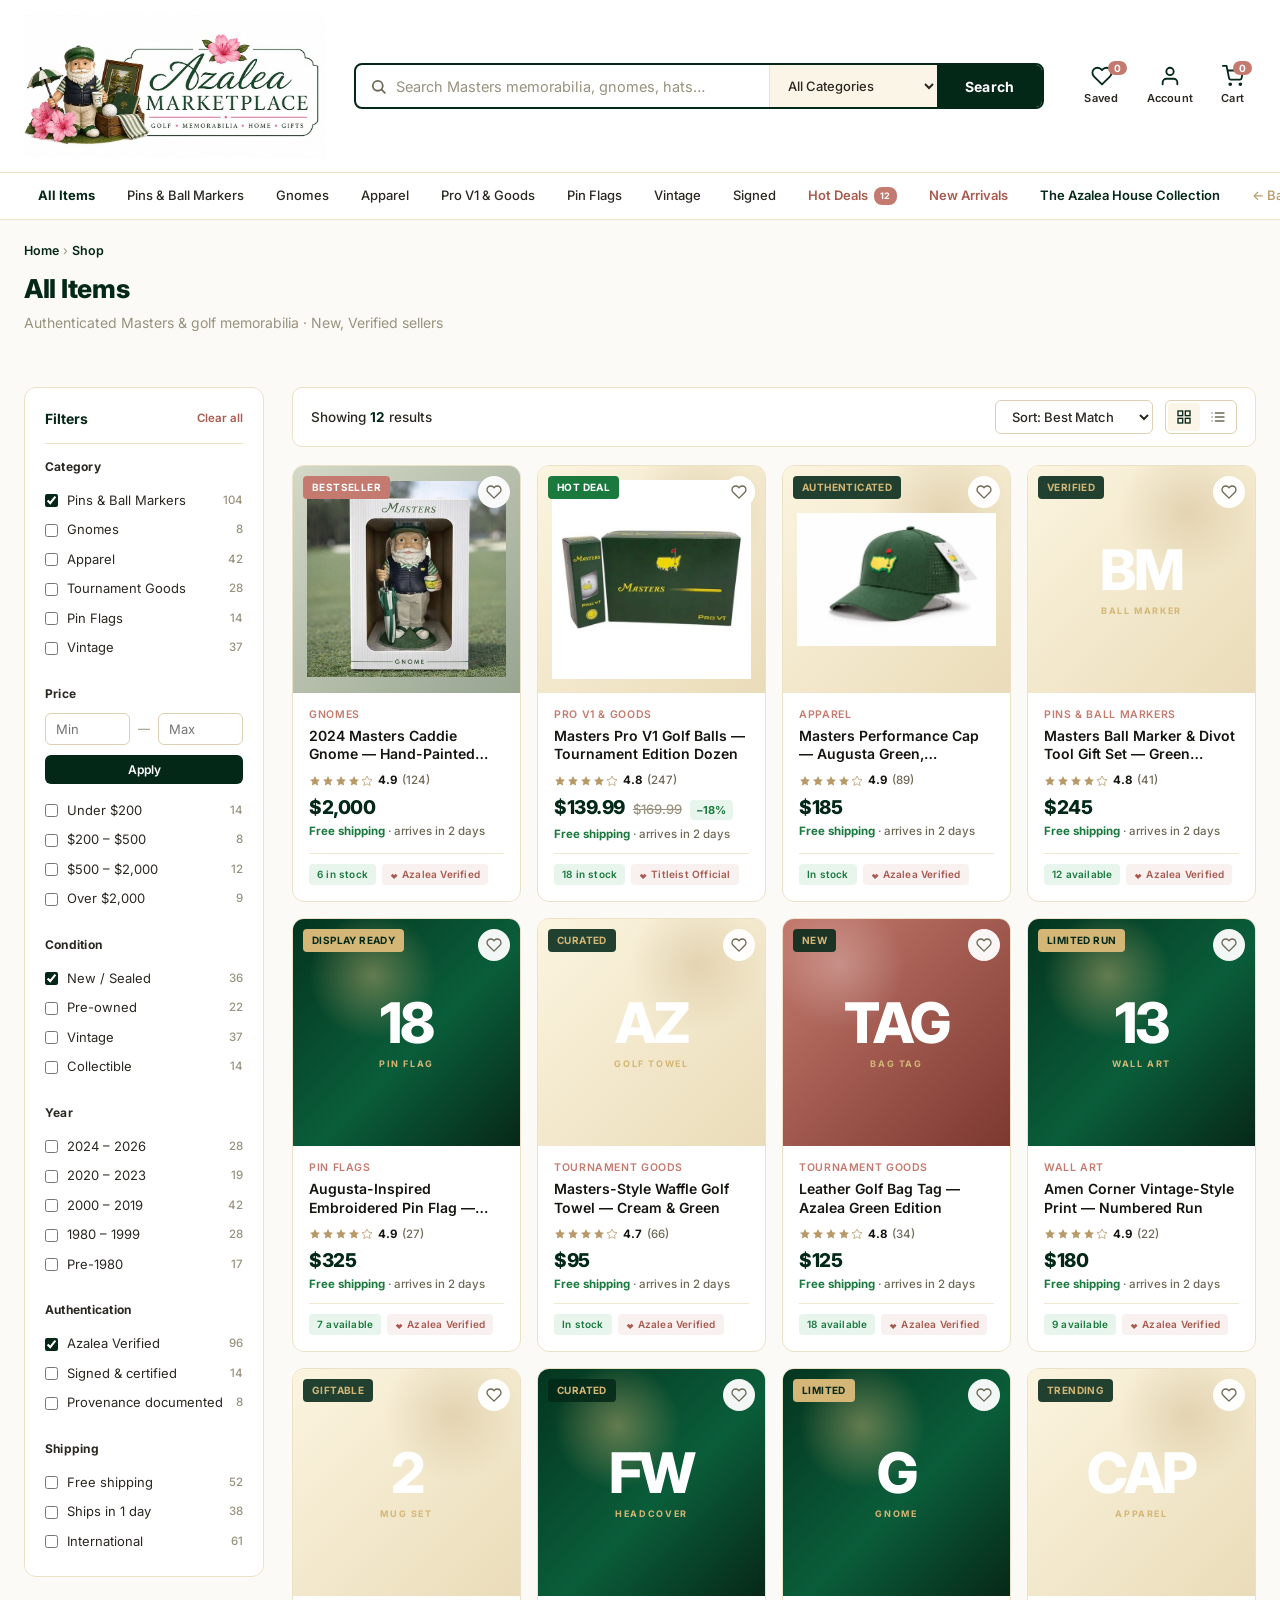
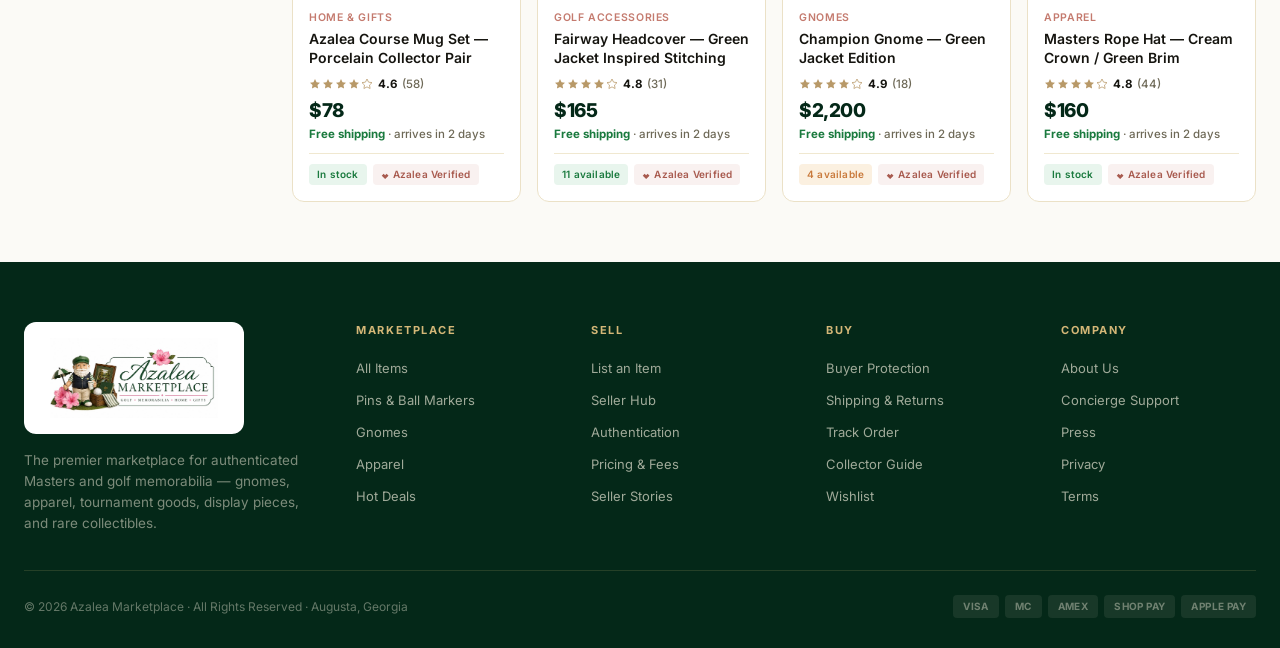
<file: shop/index.html>
<!DOCTYPE html>
<html lang="en-US">
<head>
<meta charset="UTF-8">
<meta name="viewport" content="width=device-width, initial-scale=1.0">
<meta name="description" content="Browse and search authenticated Masters and golf memorabilia on Azalea Marketplace.">
<link rel="preconnect" href="https://fonts.googleapis.com">
<link rel="preconnect" href="https://fonts.gstatic.com" crossorigin>
<link href="https://fonts.googleapis.com/css2?family=Inter:wght@300;400;500;600;700;800;900&display=swap" rel="stylesheet">
<link rel="stylesheet" href="/assets/marketplace.css">
<script>window.AZ_HOME="/";window.AZ_ASSETS="/assets";</script>
<title>Shop | Azalea Marketplace</title>
</head>
<body class="azalea-static">
<header class="header">
  <div class="header-inner">
    <a href="/" class="brand">
      <img src="/assets/azalea-logo.jpg" alt="Azalea Marketplace — Golf · Memorabilia · Home · Gifts" class="brand-logo">
    </a>
    <form class="search" id="shopSearchForm" action="/shop/" method="get">
      <div class="search-input-wrap">
        <svg viewBox="0 0 24 24" fill="none" stroke="currentColor" stroke-width="2.5" stroke-linecap="round"><circle cx="11" cy="11" r="7"/><path d="M21 21l-4.3-4.3"/></svg>
        <input type="text" name="q" placeholder="Search Masters memorabilia, gnomes, hats…" id="searchInput">
      </div>
      <select class="search-cat" name="category">
        <option value="">All Categories</option>
        <option>Pins &amp; Ball Markers</option>
        <option>Gnomes</option>
        <option>Apparel</option>
        <option>Tournament Goods</option>
        <option>Vintage</option>
      </select>
      <button class="search-btn" type="submit">Search</button>
    </form>
    <div class="header-actions">
      <a href="/dashboard/#saved" class="h-action">
        <svg viewBox="0 0 24 24" fill="none" stroke="currentColor" stroke-width="2" stroke-linecap="round" stroke-linejoin="round"> <path d="M20.84 4.61a5.5 5.5 0 0 0-7.78 0L12 5.67l-1.06-1.06a5.5 5.5 0 0 0-7.78 7.78l1.06 1.06L12 21.23l7.78-7.78 1.06-1.06a5.5 5.5 0 0 0 0-7.78z"/></svg>
        <span class="h-action-label">Saved</span><span class="h-action-badge" data-saved-count>0</span>
      </a>
      <a href="/login/" class="h-action">
        <svg viewBox="0 0 24 24" fill="none" stroke="currentColor" stroke-width="2" stroke-linecap="round" stroke-linejoin="round"><path d="M20 21v-2a4 4 0 0 0-4-4H8a4 4 0 0 0-4 4v2"/><circle cx="12" cy="7" r="4"/></svg>
        <span class="h-action-label">Account</span>
      </a>
      <a href="/cart/" class="h-action">
        <svg viewBox="0 0 24 24" fill="none" stroke="currentColor" stroke-width="2" stroke-linecap="round" stroke-linejoin="round"><circle cx="9" cy="21" r="1"/><circle cx="20" cy="21" r="1"/><path d="M1 1h4l2.68 13.39a2 2 0 0 0 2 1.61h9.72a2 2 0 0 0 2-1.61L23 6H6"/></svg>
        <span class="h-action-label">Cart</span><span class="h-action-badge" data-cart-count>0</span>
      </a>
    </div>
  </div>
</header>

<nav class="catnav">
  <div class="catnav-inner">
    <a href="/shop/" class="catnav-link" data-cat="">All Items</a>
    <a href="/shop/?category=Pins%20%26%20Ball%20Markers" class="catnav-link" data-cat="Pins &amp; Ball Markers">Pins &amp; Ball Markers</a>
    <a href="/shop/?category=Gnomes" class="catnav-link" data-cat="Gnomes">Gnomes</a>
    <a href="/shop/?category=Apparel" class="catnav-link" data-cat="Apparel">Apparel</a>
    <a href="/shop/?category=Pro%20V1%20%26%20Goods" class="catnav-link" data-cat="Pro V1 &amp; Goods">Pro V1 &amp; Goods</a>
    <a href="/shop/?category=Pin%20Flags" class="catnav-link" data-cat="Pin Flags">Pin Flags</a>
    <a href="/shop/?category=Vintage" class="catnav-link" data-cat="Vintage">Vintage</a>
    <a href="/shop/?category=Signed" class="catnav-link" data-cat="Signed">Signed</a>
    <a href="/shop/?deal=1" class="catnav-link special">Hot Deals <span class="badge">12</span></a>
    <a href="/shop/?sort=new" class="catnav-link special">New Arrivals</a>
    <a href="/collection/" class="catnav-link special" style="color: var(--green-deep);">The Azalea House Collection</a>
    <a href="/" class="catnav-link" style="margin-left: auto; color: var(--gold);">← Back to Home</a>
  </div>
</nav>

<div class="results-head">
  <div class="results-crumbs"><a href="/">Home</a> › <a href="/shop/">Shop</a> <span id="crumbTail"></span></div>
  <div class="results-title" id="resultsTitle">All Items</div>
  <div class="results-sub" id="resultsSub"></div>
  <div class="chip-row" id="chipRow"></div>
</div>
<section class="shop-section" id="shop">
  <aside class="filters">
    <div class="filters-head">
      <h3>Filters</h3>
      <button class="filters-clear">Clear all</button>
    </div>
    <div class="filter-group">
      <h4>Category</h4>
      <label class="filter-row"><input type="checkbox" checked> Pins &amp; Ball Markers <span class="count">104</span></label>
      <label class="filter-row"><input type="checkbox"> Gnomes <span class="count">8</span></label>
      <label class="filter-row"><input type="checkbox"> Apparel <span class="count">42</span></label>
      <label class="filter-row"><input type="checkbox"> Tournament Goods <span class="count">28</span></label>
      <label class="filter-row"><input type="checkbox"> Pin Flags <span class="count">14</span></label>
      <label class="filter-row"><input type="checkbox"> Vintage <span class="count">37</span></label>
    </div>
    <div class="filter-group">
      <h4>Price</h4>
      <div class="price-inputs">
        <input type="number" placeholder="Min">
        <span>—</span>
        <input type="number" placeholder="Max">
      </div>
      <button class="price-apply">Apply</button>
      <div style="margin-top: 12px;">
        <label class="filter-row"><input type="checkbox"> Under $200 <span class="count">14</span></label>
        <label class="filter-row"><input type="checkbox"> $200 – $500 <span class="count">8</span></label>
        <label class="filter-row"><input type="checkbox"> $500 – $2,000 <span class="count">12</span></label>
        <label class="filter-row"><input type="checkbox"> Over $2,000 <span class="count">9</span></label>
      </div>
    </div>
    <div class="filter-group">
      <h4>Condition</h4>
      <label class="filter-row"><input type="checkbox" checked> New / Sealed <span class="count">36</span></label>
      <label class="filter-row"><input type="checkbox"> Pre-owned <span class="count">22</span></label>
      <label class="filter-row"><input type="checkbox"> Vintage <span class="count">37</span></label>
      <label class="filter-row"><input type="checkbox"> Collectible <span class="count">14</span></label>
    </div>
    <div class="filter-group">
      <h4>Year</h4>
      <label class="filter-row"><input type="checkbox"> 2024 – 2026 <span class="count">28</span></label>
      <label class="filter-row"><input type="checkbox"> 2020 – 2023 <span class="count">19</span></label>
      <label class="filter-row"><input type="checkbox"> 2000 – 2019 <span class="count">42</span></label>
      <label class="filter-row"><input type="checkbox"> 1980 – 1999 <span class="count">28</span></label>
      <label class="filter-row"><input type="checkbox"> Pre-1980 <span class="count">17</span></label>
    </div>
    <div class="filter-group">
      <h4>Authentication</h4>
      <label class="filter-row"><input type="checkbox" checked> Azalea Verified <span class="count">96</span></label>
      <label class="filter-row"><input type="checkbox"> Signed &amp; certified <span class="count">14</span></label>
      <label class="filter-row"><input type="checkbox"> Provenance documented <span class="count">8</span></label>
    </div>
    <div class="filter-group">
      <h4>Shipping</h4>
      <label class="filter-row"><input type="checkbox"> Free shipping <span class="count">52</span></label>
      <label class="filter-row"><input type="checkbox"> Ships in 1 day <span class="count">38</span></label>
      <label class="filter-row"><input type="checkbox"> International <span class="count">61</span></label>
    </div>
  </aside>

  <div class="shop-main">
    <div class="shop-toolbar">
      <div class="shop-toolbar-info" id="toolbarInfo">Loading…</div>
      <div class="shop-toolbar-controls">
        <select class="sort-select" id="sortSelect">
          <option value="best">Sort: Best Match</option>
          <option value="price-asc">Price: Low to High</option>
          <option value="price-desc">Price: High to Low</option>
          <option value="rating">Top Rated</option>
        </select>
        <div class="view-toggle">
          <button class="active" id="gridView" aria-label="Grid view">
            <svg viewBox="0 0 24 24" fill="none" stroke="currentColor" stroke-width="2"><rect x="3" y="3" width="7" height="7"/><rect x="14" y="3" width="7" height="7"/><rect x="3" y="14" width="7" height="7"/><rect x="14" y="14" width="7" height="7"/></svg>
          </button>
          <button id="listView" aria-label="List view">
            <svg viewBox="0 0 24 24" fill="none" stroke="currentColor" stroke-width="2" stroke-linecap="round"><path d="M8 6h13M8 12h13M8 18h13M3 6h.01M3 12h.01M3 18h.01"/></svg>
          </button>
        </div>
      </div>
    </div>

    <div class="products" id="productsGrid"></div>
    <div id="emptyState"></div>
  </div>
</section>
<footer class="footer">
  <div class="footer-inner">
    <div class="footer-brand-block">
      <div class="footer-brand-row">
        <img src="/assets/azalea-logo.jpg" alt="Azalea Marketplace" class="footer-brand-logo">
      </div>
      <div class="footer-tag">The premier marketplace for authenticated Masters and golf memorabilia — gnomes, apparel, tournament goods, display pieces, and rare collectibles.</div>
    </div>
    <div class="footer-col">
      <h4>Marketplace</h4>
      <ul>
        <li><a href="#">All Items</a></li>
        <li><a href="#">Pins &amp; Ball Markers</a></li>
        <li><a href="#">Gnomes</a></li>
        <li><a href="#">Apparel</a></li>
        <li><a href="#">Hot Deals</a></li>
      </ul>
    </div>
    <div class="footer-col">
      <h4>Sell</h4>
      <ul>
        <li><a href="/sell/">List an Item</a></li>
        <li><a href="/dashboard/">Seller Hub</a></li>
        <li><a href="#">Authentication</a></li>
        <li><a href="#">Pricing &amp; Fees</a></li>
        <li><a href="#">Seller Stories</a></li>
      </ul>
    </div>
    <div class="footer-col">
      <h4>Buy</h4>
      <ul>
        <li><a href="#">Buyer Protection</a></li>
        <li><a href="#">Shipping &amp; Returns</a></li>
        <li><a href="/dashboard/#orders">Track Order</a></li>
        <li><a href="/#shop">Collector Guide</a></li>
        <li><a href="/dashboard/#saved">Wishlist</a></li>
      </ul>
    </div>
    <div class="footer-col">
      <h4>Company</h4>
      <ul>
        <li><a href="#">About Us</a></li>
        <li><a href="#">Concierge Support</a></li>
        <li><a href="#">Press</a></li>
        <li><a href="#">Privacy</a></li>
        <li><a href="#">Terms</a></li>
      </ul>
    </div>
  </div>
  <div class="footer-bot">
    <div>© 2026 Azalea Marketplace · All Rights Reserved · Augusta, Georgia</div>
    <div class="footer-payments">
      <span class="footer-payment">VISA</span>
      <span class="footer-payment">MC</span>
      <span class="footer-payment">AMEX</span>
      <span class="footer-payment">SHOP PAY</span>
      <span class="footer-payment">APPLE PAY</span>
    </div>
  </div>
</footer>

<script src="/assets/products.js"></script>
<script>
(function(){
  const params = new URLSearchParams(location.search);
  const q = (params.get('q') || '').trim();
  const cat = (params.get('category') || '').trim();
  const sortParam = params.get('sort') || '';

  // Pre-fill search field + category select
  const input = document.getElementById('searchInput');
  if (input) input.value = q;
  const catSel = document.querySelector('.search-cat');
  if (catSel && cat) { [...catSel.options].forEach(o => { if (o.value === cat || o.text === cat) catSel.value = o.value || o.text; }); }

  // Merge catalog (PRODUCTS + TRENDING), dedup by id
  const seen = new Set();
  let all = [];
  [].concat(typeof PRODUCTS !== 'undefined' ? PRODUCTS : [], typeof TRENDING !== 'undefined' ? TRENDING : [])
    .forEach(p => { if (!seen.has(p.id)) { seen.add(p.id); all.push(p); } });

  // Filter
  const ql = q.toLowerCase();
  let results = all.filter(p => {
    const matchesQ = !ql || (p.title && p.title.toLowerCase().includes(ql)) || (p.cat && p.cat.toLowerCase().includes(ql));
    const matchesCat = !cat || (p.cat && p.cat.toLowerCase() === cat.toLowerCase());
    return matchesQ && matchesCat;
  });

  // Sort
  const sortSel = document.getElementById('sortSelect');
  function applySort(mode){
    if (mode === 'price-asc') results.sort((a,b)=>(a.price||0)-(b.price||0));
    else if (mode === 'price-desc') results.sort((a,b)=>(b.price||0)-(a.price||0));
    else if (mode === 'rating') results.sort((a,b)=>(b.rating||0)-(a.rating||0));
  }
  if (sortParam === 'new') { /* keep listing order */ }
  applySort(sortSel.value);

  const grid = document.getElementById('productsGrid');
  const empty = document.getElementById('emptyState');

  function render(){
    if (!results.length){
      grid.innerHTML = '';
      empty.innerHTML = '<div class="results-empty"><h3>No matches found</h3><p>We couldn\'t find anything for that search. Try a different term or browse everything.</p><a href="/shop/">Browse all items</a></div>';
    } else {
      empty.innerHTML = '';
      grid.innerHTML = results.map(renderProduct).join('');
    }
    document.getElementById('toolbarInfo').innerHTML = 'Showing <strong>' + results.length + '</strong> result' + (results.length===1?'':'s') + (q? ' for &ldquo;'+escapeHtml(q)+'&rdquo;':'') + (cat? ' in <strong>'+escapeHtml(cat)+'</strong>':'');
  }

  function escapeHtml(s){ return (s||'').replace(/[&<>"]/g, c=>({'&':'&amp;','<':'&lt;','>':'&gt;','"':'&quot;'}[c])); }

  // Headline + chips
  const titleEl = document.getElementById('resultsTitle');
  const subEl = document.getElementById('resultsSub');
  const crumbTail = document.getElementById('crumbTail');
  const chipRow = document.getElementById('chipRow');
  if (q) { titleEl.innerHTML = 'Results for <em>&ldquo;'+escapeHtml(q)+'&rdquo;</em>'; crumbTail.textContent = '› Search'; }
  else if (cat) { titleEl.textContent = cat; crumbTail.textContent = '› ' + cat; }
  else { titleEl.textContent = 'All Items'; }
  subEl.textContent = 'Authenticated Masters & golf memorabilia · New, Verified sellers';

  const chips = [];
  if (q) chips.push({label:'Search: '+q, rm:()=>{params.delete('q');}});
  if (cat) chips.push({label:'Category: '+cat, rm:()=>{params.delete('cat');}});
  chipRow.innerHTML = chips.map((c,i)=>'<span class="chip">'+escapeHtml(c.label)+' <button data-chip="'+i+'" aria-label="Remove">×</button></span>').join('');
  chipRow.querySelectorAll('button[data-chip]').forEach(btn=>{
    btn.addEventListener('click',()=>{ chips[+btn.dataset.chip].rm(); location.search = params.toString(); });
  });

  // Highlight active catnav category
  document.querySelectorAll('.catnav-link[data-cat]').forEach(a=>{
    if ((a.getAttribute('data-cat')||'').toLowerCase() === cat.toLowerCase() && (cat || a.getAttribute('data-cat')==='')) {
      if ((a.getAttribute('data-cat')||'') === cat) a.classList.add('active');
    }
  });

  render();

  sortSel.addEventListener('change', ()=>{ applySort(sortSel.value); render(); });

  // View toggle
  document.getElementById('gridView').addEventListener('click', ()=>{ grid.classList.remove('list-view'); document.getElementById('gridView').classList.add('active'); document.getElementById('listView').classList.remove('active'); });
  document.getElementById('listView').addEventListener('click', ()=>{ grid.classList.add('list-view'); document.getElementById('listView').classList.add('active'); document.getElementById('gridView').classList.remove('active'); });
})();
</script>
<script src="/assets/shared.js"></script>
</body>
</html>
</file>
<file: assets/marketplace.css>
:root {
  --green: #0a5d3a;
  --green-deep: #042818;
  --green-mid: #1a4a32;
  --coral: #c47a6e;
  --coral-deep: #a85a4e;
  --coral-soft: #e8a89e;
  --gold: #b89968;
  --gold-bright: #d4b777;
  --gold-pale: #e8d9b4;
  --cream: #f5efde;
  --paper: #faf5e6;
  --paper-warm: #f0e8d0;
  --bg: #fbfaf6;
  --ink: #15140f;
  --ink-warm: #2a2820;
  --ink-muted: #6e6957;
  --ink-soft: #98927e;
  --line: #ddd0b2;
  --line-soft: #ebe1c7;
  --line-faint: #f0e8d0;
  --success: #1a7a3e;
  --success-light: #e8f5ed;
  --warn: #c97a3c;
  --warn-light: #fbf0e0;
  --shadow-sm: 0 1px 3px rgba(20, 20, 15, 0.06);
  --shadow-md: 0 6px 22px rgba(20, 20, 15, 0.08);
  --shadow-lg: 0 18px 50px rgba(20, 20, 15, 0.14);
  --font: 'Inter', -apple-system, BlinkMacSystemFont, sans-serif;
}
* { box-sizing: border-box; margin: 0; padding: 0; }
html { scroll-behavior: smooth; }
body {
  font-family: var(--font);
  background: var(--bg);
  color: var(--ink);
  line-height: 1.5;
  font-weight: 400;
  -webkit-font-smoothing: antialiased;
  -moz-osx-font-smoothing: grayscale;
}
.topbar { background: var(--green-deep); color: rgba(245, 239, 222, 0.85); padding: 8px 0; font-size: 12px; font-weight: 500; }
.topbar-inner { max-width: 1440px; margin: 0 auto; padding: 0 24px; display: flex; justify-content: space-between; align-items: center; gap: 24px; }
.topbar a { color: inherit; text-decoration: none; transition: color .2s ease; }
.topbar a:hover { color: var(--gold-bright); }
.topbar-pill { display: inline-flex; align-items: center; gap: 6px; background: rgba(212, 183, 119, 0.12); padding: 3px 10px; border-radius: 12px; font-size: 11px; }
.topbar-pill .dot { width: 6px; height: 6px; border-radius: 50%; background: #6fce9b; }
.topbar-right { display: flex; gap: 16px; align-items: center; }
.topbar-right .sep { opacity: 0.3; }
.header { background: white; border-bottom: 1px solid var(--line-soft); padding: 14px 0; position: sticky; top: 0; z-index: 100; }
.header-inner { max-width: 1440px; margin: 0 auto; padding: 0 24px; display: grid; grid-template-columns: auto 1fr auto; gap: 28px; align-items: center; }
.brand { display: inline-flex; align-items: center; gap: 12px; text-decoration: none; flex-shrink: 0; }
.brand-logo { height: 144px; width: auto; display: block; }
.search { display: flex; align-items: stretch; background: white; border: 2px solid var(--green-deep); border-radius: 8px; overflow: hidden; height: 46px; max-width: 720px; width: 100%; margin: 0 auto; }
.search-input-wrap { flex: 1; position: relative; display: flex; align-items: center; }
.search-input-wrap svg { position: absolute; left: 14px; width: 17px; height: 17px; color: var(--ink-muted); pointer-events: none; }
.search input { width: 100%; border: none; outline: none; font-family: var(--font); font-size: 14.5px; font-weight: 500; padding: 0 14px 0 40px; height: 100%; color: var(--ink); background: transparent; }
.search input::placeholder { color: var(--ink-soft); font-weight: 400; }
.search-cat { border: none; border-left: 1px solid var(--line-soft); font-family: var(--font); font-size: 13px; font-weight: 500; background: var(--paper); padding: 0 14px; color: var(--ink-warm); outline: none; cursor: pointer; }
.search-btn { background: var(--green-deep); color: white; border: none; font-family: var(--font); font-weight: 700; font-size: 14px; padding: 0 28px; cursor: pointer; letter-spacing: 0.02em; transition: background .2s ease; }
.search-btn:hover { background: var(--green); }
.header-actions { display: flex; align-items: center; gap: 4px; flex-shrink: 0; }
.h-action { display: flex; flex-direction: column; align-items: center; gap: 3px; padding: 6px 12px; text-decoration: none; color: var(--ink-warm); border-radius: 8px; transition: background .2s ease; position: relative; }
.h-action:hover { background: var(--paper); }
.h-action svg { width: 22px; height: 22px; color: var(--green-deep); }
.h-action-label { font-size: 11px; font-weight: 600; color: var(--ink-warm); letter-spacing: 0.02em; }
.h-action-badge { position: absolute; top: 2px; right: 4px; background: var(--coral); color: white; font-size: 10px; font-weight: 700; padding: 2px 6px; border-radius: 10px; line-height: 1; min-width: 18px; text-align: center; }
.catnav { background: white; border-bottom: 1px solid var(--line-soft); }
.catnav-inner { max-width: 1440px; margin: 0 auto; padding: 0 24px; display: flex; align-items: center; gap: 4px; overflow-x: auto; scrollbar-width: none; height: 46px; }
.catnav-inner::-webkit-scrollbar { display: none; }
.catnav-link { font-size: 13px; font-weight: 500; color: var(--ink-warm); padding: 8px 14px; text-decoration: none; border-radius: 6px; white-space: nowrap; transition: background .15s ease, color .15s ease; display: inline-flex; align-items: center; gap: 6px; }
.catnav-link:hover { background: var(--paper); color: var(--green-deep); }
.catnav-link.active { color: var(--green-deep); font-weight: 700; }
.catnav-link.special { color: var(--coral-deep); font-weight: 600; }
.catnav-link .badge { background: var(--coral); color: white; font-size: 9px; font-weight: 700; padding: 2px 6px; border-radius: 8px; letter-spacing: 0.04em; }
.hero-strip { max-width: 1440px; margin: 22px auto 0; padding: 0 24px; }
.hero-main { position: relative; border-radius: 14px; overflow: hidden; background: linear-gradient(135deg, var(--green-deep) 0%, #0a5d3a 60%, #1a4a32 100%); color: white; padding: 44px 50px; display: grid; grid-template-columns: minmax(0, 0.95fr) minmax(0, 1.15fr); gap: 44px; align-items: center; min-height: 280px; }
.hero-main::before { content: ''; position: absolute; inset: 0; background: radial-gradient(circle at 90% 30%, rgba(212, 183, 119, 0.18) 0%, transparent 50%), radial-gradient(circle at 10% 90%, rgba(196, 122, 110, 0.15) 0%, transparent 45%); pointer-events: none; }
.hero-main-content { position: relative; z-index: 1; }
.hero-tag { display: inline-flex; align-items: center; gap: 8px; background: rgba(212, 183, 119, 0.18); color: var(--gold-bright); font-size: 11px; font-weight: 700; letter-spacing: 0.12em; text-transform: uppercase; padding: 6px 12px; border-radius: 14px; margin-bottom: 20px; }
.hero-tag .dot { width: 6px; height: 6px; border-radius: 50%; background: var(--gold-bright); }
.hero-main h1 { font-size: clamp(26px, 2.9vw, 42px); font-weight: 800; letter-spacing: -0.03em; line-height: 1.0; margin-bottom: 14px; }
.hero-main h1 .accent { color: var(--coral-soft); font-weight: 700; }
.hero-main p { font-size: 14.5px; color: rgba(245, 239, 222, 0.78); line-height: 1.55; margin-bottom: 22px; }
.hero-main-cta { display: inline-flex; align-items: center; gap: 8px; background: var(--coral); color: white; padding: 12px 24px; border-radius: 8px; font-size: 13.5px; font-weight: 700; text-decoration: none; transition: background .2s ease, gap .2s ease; }
.hero-main-cta:hover { background: var(--coral-deep); gap: 12px; }
.hero-main-cta svg { width: 14px; height: 14px; }

.hero-products { position: relative; z-index: 1; display: grid; grid-template-columns: repeat(3, 1fr); gap: 20px; align-items: center; }
.hero-product { display: flex; align-items: center; justify-content: center; aspect-ratio: 1 / 1; padding: 8px; transition: transform .3s ease; }
.hero-product:hover { transform: translateY(-5px); }
.hero-product img { max-width: 100%; max-height: 100%; width: auto; height: auto; object-fit: contain; filter: drop-shadow(0 12px 22px rgba(0, 0, 0, 0.45)) drop-shadow(0 4px 6px rgba(0, 0, 0, 0.3)); transition: filter .3s ease; }
.hero-product:hover img { filter: drop-shadow(0 18px 30px rgba(0, 0, 0, 0.55)) drop-shadow(0 6px 10px rgba(0, 0, 0, 0.35)); }
.hero-side { display: flex; flex-direction: column; gap: 18px; }
.hero-promo { background: white; border: 1px solid var(--line-soft); border-radius: 14px; padding: 22px 24px; display: flex; align-items: center; gap: 16px; text-decoration: none; color: inherit; transition: all .2s ease; flex: 1; min-height: 130px; }
.hero-promo:hover { border-color: var(--coral); transform: translateY(-2px); box-shadow: var(--shadow-md); }
.hero-promo-icon { width: 56px; height: 56px; border-radius: 12px; flex-shrink: 0; display: flex; align-items: center; justify-content: center; }
.hero-promo-icon.coral { background: linear-gradient(135deg, var(--coral-soft) 0%, var(--coral) 100%); }
.hero-promo-icon.green { background: linear-gradient(135deg, var(--green) 0%, var(--green-deep) 100%); }
.hero-promo-icon svg { width: 26px; height: 26px; color: white; }
.hero-promo-text { flex: 1; }
.hero-promo-eye { font-size: 10px; font-weight: 700; color: var(--coral); letter-spacing: 0.12em; text-transform: uppercase; margin-bottom: 4px; }
.hero-promo h3 { font-size: 16px; font-weight: 700; color: var(--green-deep); margin-bottom: 4px; letter-spacing: -0.01em; }
.hero-promo p { font-size: 12.5px; color: var(--ink-muted); line-height: 1.4; }
.trust-strip { max-width: 1440px; margin: 22px auto; padding: 0 24px; }
.trust-grid { background: white; border: 1px solid var(--line-soft); border-radius: 12px; padding: 18px 24px; display: grid; grid-template-columns: repeat(4, 1fr); gap: 24px; }
.trust-item { display: flex; align-items: center; gap: 12px; }
.trust-item-icon { width: 40px; height: 40px; border-radius: 10px; flex-shrink: 0; display: flex; align-items: center; justify-content: center; }
.trust-item-icon.green { background: rgba(10, 93, 58, 0.1); color: var(--green); }
.trust-item-icon.coral { background: rgba(196, 122, 110, 0.12); color: var(--coral-deep); }
.trust-item-icon.gold { background: rgba(184, 153, 104, 0.15); color: var(--gold); }
.trust-item-icon svg { width: 20px; height: 20px; }
.trust-item-text h4 { font-size: 13.5px; font-weight: 700; color: var(--green-deep); margin-bottom: 2px; letter-spacing: -0.005em; }
.trust-item-text p { font-size: 11.5px; color: var(--ink-muted); line-height: 1.3; }
.cats-section { max-width: 1440px; margin: 36px auto 0; padding: 0 24px; }
.section-header { display: flex; justify-content: space-between; align-items: end; margin-bottom: 18px; gap: 14px; flex-wrap: wrap; }
.section-header h2 { font-size: 24px; font-weight: 800; color: var(--green-deep); letter-spacing: -0.025em; }
.section-header h2 .accent { color: var(--coral); font-weight: 700; }
.section-header .see-all { font-size: 13px; font-weight: 600; color: var(--green-deep); text-decoration: none; display: inline-flex; align-items: center; gap: 4px; transition: gap .2s ease; }
.section-header .see-all:hover { gap: 8px; color: var(--coral); }
.cats-grid { display: grid; grid-template-columns: repeat(6, 1fr); gap: 14px; }
.cat-tile { background: white; border: 1px solid var(--line-soft); border-radius: 12px; padding: 22px 14px 18px; text-align: center; text-decoration: none; color: inherit; transition: all .2s ease; }
.cat-tile:hover { border-color: var(--coral); transform: translateY(-3px); box-shadow: var(--shadow-md); }
.cat-tile-icon { width: 60px; height: 60px; border-radius: 50%; margin: 0 auto 12px; display: flex; align-items: center; justify-content: center; }
.cat-tile-icon.c1 { background: linear-gradient(135deg, #e8f0e3 0%, #d0e0c5 100%); color: var(--green-deep); }
.cat-tile-icon.c2 { background: linear-gradient(135deg, #fbe5dc 0%, #f0c4b3 100%); color: var(--coral-deep); }
.cat-tile-icon.c3 { background: linear-gradient(135deg, #fbf0d8 0%, #ecd9aa 100%); color: var(--gold); }
.cat-tile-icon.c4 { background: linear-gradient(135deg, #e0eef5 0%, #c0d8e8 100%); color: #2a5a7a; }
.cat-tile-icon.c5 { background: linear-gradient(135deg, #ecdcd0 0%, #d8b8a0 100%); color: #6a4030; }
.cat-tile-icon.c6 { background: linear-gradient(135deg, #d4e8d8 0%, #a8d0b0 100%); color: var(--green); }
.cat-tile-icon svg { width: 26px; height: 26px; }
.cat-tile-name { font-size: 13px; font-weight: 700; color: var(--green-deep); margin-bottom: 3px; letter-spacing: -0.005em; }
.cat-tile-count { font-size: 11px; color: var(--ink-muted); font-weight: 500; }
.shop-section { max-width: 1440px; margin: 40px auto; padding: 0 24px; display: grid; grid-template-columns: 240px 1fr; gap: 28px; }
.filters { background: white; border: 1px solid var(--line-soft); border-radius: 12px; padding: 20px; height: fit-content; position: sticky; top: 175px; }
.filters-head { display: flex; justify-content: space-between; align-items: center; padding-bottom: 14px; margin-bottom: 14px; border-bottom: 1px solid var(--line-soft); }
.filters-head h3 { font-size: 14px; font-weight: 700; color: var(--green-deep); }
.filters-clear { font-size: 11.5px; color: var(--coral-deep); background: none; border: none; cursor: pointer; font-weight: 600; font-family: var(--font); }
.filters-clear:hover { text-decoration: underline; }
.filter-group { margin-bottom: 22px; }
.filter-group:last-child { margin-bottom: 0; }
.filter-group h4 { font-size: 12px; font-weight: 700; color: var(--ink-warm); margin-bottom: 10px; letter-spacing: 0.02em; }
.filter-row { display: flex; align-items: center; font-size: 13px; color: var(--ink-warm); padding: 5px 0; cursor: pointer; user-select: none; }
.filter-row input { margin-right: 9px; cursor: pointer; accent-color: var(--green-deep); }
.filter-row .count { color: var(--ink-soft); font-size: 11.5px; margin-left: auto; font-weight: 500; }
.price-inputs { display: flex; gap: 8px; align-items: center; margin-bottom: 10px; width: 100%; }
.price-inputs input { flex: 1 1 0; min-width: 0; width: 100%; border: 1px solid var(--line); border-radius: 6px; padding: 7px 10px; font-family: var(--font); font-size: 13px; outline: none; background: white; box-sizing: border-box; -moz-appearance: textfield; }
.price-inputs input::-webkit-outer-spin-button, .price-inputs input::-webkit-inner-spin-button { -webkit-appearance: none; margin: 0; }
.price-inputs input:focus { border-color: var(--green-deep); }
.price-inputs span { color: var(--ink-soft); font-size: 12px; }
.price-apply { width: 100%; background: var(--green-deep); color: white; border: none; border-radius: 6px; padding: 7px; font-family: var(--font); font-size: 12px; font-weight: 600; cursor: pointer; transition: background .2s ease; }
.price-apply:hover { background: var(--green); }
.shop-main { min-width: 0; }
.shop-toolbar { display: flex; justify-content: space-between; align-items: center; background: white; border: 1px solid var(--line-soft); border-radius: 10px; padding: 12px 18px; margin-bottom: 18px; flex-wrap: wrap; gap: 12px; }
.shop-toolbar-info { font-size: 13.5px; color: var(--ink-warm); font-weight: 500; }
.shop-toolbar-info strong { color: var(--green-deep); font-weight: 700; }
.shop-toolbar-info em { font-style: normal; font-weight: 600; color: var(--coral-deep); }
.shop-toolbar-controls { display: flex; align-items: center; gap: 12px; }
.sort-select { border: 1px solid var(--line); border-radius: 6px; padding: 7px 12px; font-family: var(--font); font-size: 13px; font-weight: 500; background: white; cursor: pointer; outline: none; color: var(--ink-warm); }
.view-toggle { display: flex; gap: 2px; border: 1px solid var(--line); border-radius: 6px; padding: 2px; }
.view-toggle button { background: none; border: none; padding: 6px 8px; cursor: pointer; color: var(--ink-muted); border-radius: 4px; display: flex; align-items: center; transition: all .15s ease; }
.view-toggle button:hover { color: var(--green-deep); }
.view-toggle button.active { background: var(--paper); color: var(--green-deep); }
.view-toggle button svg { width: 16px; height: 16px; }
.products { display: grid; grid-template-columns: repeat(4, 1fr); gap: 16px; }
.products.list-view { grid-template-columns: 1fr; }
.product { background: white; border: 1px solid var(--line-soft); border-radius: 12px; text-decoration: none; color: inherit; overflow: hidden; transition: all .2s ease; display: flex; flex-direction: column; position: relative; }
.product:hover { border-color: var(--coral); transform: translateY(-3px); box-shadow: var(--shadow-md); }
.product-img { position: relative; aspect-ratio: 1 / 1; background: var(--paper); overflow: hidden; display: flex; align-items: center; justify-content: center; }
.product-img img { width: 100%; height: 100%; object-fit: cover; display: block; transition: transform .5s ease; }
.product-img.contain img { object-fit: contain; padding: 14px; }
.product-img.dark { background: linear-gradient(135deg, #1a1a1a 0%, #2a2a2a 100%); }
.product-img.green { background: linear-gradient(135deg, #042818 0%, #0a5d3a 100%); }
.product-img.cream { background: linear-gradient(135deg, #faf5e6 0%, #e8dec5 100%); }
.product-img.sage { background: linear-gradient(135deg, #d4d8c6 0%, #97a591 100%); }
.product:hover .product-img img { transform: scale(1.05); }
.product-badge { position: absolute; top: 10px; left: 10px; font-size: 10px; font-weight: 700; padding: 4px 9px; border-radius: 4px; letter-spacing: 0.04em; z-index: 2; }
.product-badge.hot { background: var(--coral); color: white; }
.product-badge.deal { background: var(--success); color: white; }
.product-badge.auth { background: rgba(4, 40, 24, 0.88); color: var(--gold-bright); }
.product-badge.gold { background: var(--gold-bright); color: var(--green-deep); }
.product-badge.warn { background: var(--warn); color: white; }
.wishlist-btn { position: absolute; top: 10px; right: 10px; width: 32px; height: 32px; border-radius: 50%; background: rgba(255, 255, 255, 0.95); backdrop-filter: blur(4px); border: none; display: flex; align-items: center; justify-content: center; cursor: pointer; color: var(--ink-muted); z-index: 2; transition: all .15s ease; }
.wishlist-btn:hover { background: white; color: var(--coral); transform: scale(1.1); }
.wishlist-btn.active { color: var(--coral); }
.wishlist-btn.active svg { fill: currentColor; }
.wishlist-btn svg { width: 16px; height: 16px; }
.product-body { padding: 14px 16px 16px; display: flex; flex-direction: column; flex: 1; }
.product-cat { font-size: 10.5px; font-weight: 600; color: var(--coral); letter-spacing: 0.06em; text-transform: uppercase; margin-bottom: 4px; }
.product-title { font-size: 14px; font-weight: 600; color: var(--ink); line-height: 1.35; margin-bottom: 8px; display: -webkit-box; -webkit-line-clamp: 2; -webkit-box-orient: vertical; overflow: hidden; }
.product:hover .product-title { color: var(--green-deep); }
.product-rating { display: flex; align-items: center; gap: 5px; font-size: 11.5px; color: var(--ink-muted); margin-bottom: 8px; font-weight: 500; }
.product-rating .stars { display: flex; gap: 1px; color: var(--gold); }
.product-rating .stars svg { width: 12px; height: 12px; }
.product-rating strong { color: var(--ink); font-weight: 700; }
.product-price-row { display: flex; align-items: baseline; gap: 8px; margin-bottom: 6px; flex-wrap: wrap; }
.product-price { font-size: 19px; font-weight: 800; color: var(--green-deep); letter-spacing: -0.025em; line-height: 1; }
.product-price-old { font-size: 13px; color: var(--ink-soft); text-decoration: line-through; font-weight: 500; }
.product-price-save { font-size: 11px; color: var(--success); font-weight: 700; background: var(--success-light); padding: 2px 6px; border-radius: 4px; letter-spacing: 0.02em; }
.product-shipping { font-size: 11.5px; color: var(--ink-muted); font-weight: 500; margin-bottom: 10px; }
.product-shipping .free { color: var(--success); font-weight: 700; }
.product-meta-row { display: flex; gap: 6px; align-items: center; margin-top: auto; padding-top: 10px; border-top: 1px solid var(--line-faint); flex-wrap: wrap; }
.product-meta-pill { font-size: 10px; font-weight: 600; padding: 3px 8px; border-radius: 4px; letter-spacing: 0.02em; background: var(--paper); color: var(--ink-warm); }
.product-meta-pill.stock { background: var(--success-light); color: var(--success); }
.product-meta-pill.stock.low { background: var(--warn-light); color: var(--warn); }
.product-meta-pill.seller { background: rgba(196, 122, 110, 0.1); color: var(--coral-deep); display: inline-flex; align-items: center; gap: 3px; }
.product-meta-pill.seller svg { width: 9px; height: 9px; fill: currentColor; }
.products.list-view .product { flex-direction: row; align-items: stretch; }
.products.list-view .product-img { width: 240px; flex-shrink: 0; aspect-ratio: 1 / 1; }
.products.list-view .product-body { padding: 18px 22px; flex: 1; }
.products.list-view .product-title { font-size: 17px; -webkit-line-clamp: 2; }
.products.list-view .product-price { font-size: 24px; }
.azalea-callout { max-width: 1440px; margin: 30px auto; padding: 0 24px; }
.callout-card { background: linear-gradient(135deg, var(--green-deep) 0%, #0a5d3a 100%); border-radius: 16px; overflow: hidden; display: grid; grid-template-columns: 1.3fr 1fr; position: relative; }
.callout-text { padding: 50px 56px; color: white; }
.callout-eye { display: inline-flex; align-items: center; gap: 8px; background: rgba(212, 183, 119, 0.18); color: var(--gold-bright); font-size: 11px; font-weight: 700; letter-spacing: 0.12em; text-transform: uppercase; padding: 6px 12px; border-radius: 14px; margin-bottom: 18px; }
.callout-eye .dot { width: 6px; height: 6px; border-radius: 50%; background: var(--gold-bright); }
.callout-text h2 { font-size: 32px; font-weight: 800; letter-spacing: -0.03em; line-height: 1.0; margin-bottom: 14px; }
.callout-text h2 .accent { color: var(--coral-soft); }
.callout-text p { font-size: 14.5px; color: rgba(245, 239, 222, 0.78); line-height: 1.55; margin-bottom: 24px; max-width: 460px; }
.callout-cta { display: inline-flex; align-items: center; gap: 8px; background: var(--gold-bright); color: var(--green-deep); padding: 12px 22px; border-radius: 8px; font-size: 13.5px; font-weight: 700; text-decoration: none; transition: all .2s ease; letter-spacing: 0.02em; }
.callout-cta:hover { background: var(--gold); gap: 12px; }
.callout-cta svg { width: 14px; height: 14px; }
.callout-image { position: relative; background: #0a0a0a; display: flex; align-items: center; justify-content: center; overflow: hidden; }
.callout-image img { width: 100%; height: 100%; object-fit: cover; display: block; }
.callout-image::before { content: ''; position: absolute; inset: 0; background: linear-gradient(90deg, var(--green-deep) 0%, transparent 25%); z-index: 1; }
.collection-callout { max-width: 1440px; margin: 36px auto; padding: 0 24px; }
.collection-card { position: relative; background: linear-gradient(135deg, var(--paper) 0%, var(--cream) 60%, var(--paper-warm) 100%); border: 1px solid var(--gold-pale); border-radius: 16px; overflow: hidden; padding: 56px 64px; box-shadow: var(--shadow-md); }
.collection-card::before { content: ''; position: absolute; top: 0; left: 0; right: 0; height: 4px; background: linear-gradient(90deg, var(--gold) 0%, var(--gold-bright) 50%, var(--gold) 100%); }
.collection-card::after { content: ''; position: absolute; right: -120px; top: -120px; width: 360px; height: 360px; border-radius: 50%; background: radial-gradient(circle, rgba(184, 153, 104, 0.18) 0%, transparent 70%); pointer-events: none; }
.collection-grid { display: grid; grid-template-columns: 1.2fr 1fr; gap: 56px; align-items: center; position: relative; z-index: 1; }
.collection-eye { display: inline-flex; align-items: center; gap: 10px; font-size: 11px; font-weight: 700; letter-spacing: 0.18em; text-transform: uppercase; color: var(--green-deep); margin-bottom: 22px; }
.collection-eye .line { width: 28px; height: 1px; background: var(--gold); }
.collection-eye .badge-pill { background: var(--green-deep); color: var(--gold-bright); padding: 4px 10px; border-radius: 12px; font-size: 10px; letter-spacing: 0.14em; }
.collection-card h2 { font-size: clamp(28px, 3.2vw, 42px); font-weight: 800; color: var(--green-deep); letter-spacing: -0.03em; line-height: 1.05; margin-bottom: 18px; }
.collection-card h2 em { color: var(--coral-deep); font-style: italic; font-weight: 700; }
.collection-card .lede { font-size: 15.5px; color: var(--ink-warm); line-height: 1.6; margin-bottom: 28px; max-width: 520px; }
.collection-stats { display: grid; grid-template-columns: repeat(3, auto); gap: 36px; margin-bottom: 32px; padding: 20px 0; border-top: 1px solid var(--gold-pale); border-bottom: 1px solid var(--gold-pale); }
.collection-stat-num { font-size: 28px; font-weight: 800; color: var(--green-deep); letter-spacing: -0.02em; line-height: 1; margin-bottom: 4px; }
.collection-stat-num em { color: var(--coral-deep); font-style: normal; }
.collection-stat-lbl { font-size: 11px; font-weight: 600; color: var(--ink-muted); letter-spacing: 0.1em; text-transform: uppercase; }
.collection-cta-row { display: flex; gap: 14px; align-items: center; flex-wrap: wrap; }
.collection-cta { display: inline-flex; align-items: center; gap: 10px; background: var(--green-deep); color: var(--gold-bright); padding: 14px 26px; border-radius: 8px; font-size: 13.5px; font-weight: 700; text-decoration: none; transition: all .2s ease; letter-spacing: 0.02em; }
.collection-cta:hover { background: var(--green); gap: 14px; }
.collection-cta svg { width: 14px; height: 14px; }
.collection-cta-secondary { display: inline-flex; align-items: center; gap: 8px; color: var(--green-deep); font-size: 13.5px; font-weight: 600; text-decoration: none; padding: 14px 18px; border: 1px solid var(--gold); border-radius: 8px; transition: all .2s ease; }
.collection-cta-secondary:hover { background: var(--gold-pale); }
.collection-visual { position: relative; aspect-ratio: 3 / 4; width: 100%; max-width: 360px; justify-self: center; }
.collection-visual-frame { position: absolute; inset: 0; border: 2px solid var(--gold); border-radius: 12px; transform: rotate(-3deg); background: white; box-shadow: var(--shadow-lg); display: flex; align-items: center; justify-content: center; padding: 16px; overflow: hidden; }
.collection-visual-frame::before { content: ''; position: absolute; inset: 8px; border: 1px solid var(--gold-pale); border-radius: 8px; pointer-events: none; z-index: 2; }
.collection-visual-frame img { width: 100%; height: 100%; object-fit: contain; display: block; }
.collection-visual-stamp { position: absolute; bottom: -16px; right: -8px; background: var(--coral); color: white; padding: 14px 20px; border-radius: 50%; transform: rotate(8deg); font-size: 10px; font-weight: 800; letter-spacing: 0.12em; text-transform: uppercase; text-align: center; line-height: 1.2; box-shadow: var(--shadow-md); border: 2px solid white; z-index: 3; }
.collection-visual-stamp em { display: block; font-style: normal; font-size: 14px; margin-top: 2px; }
.trending-section { max-width: 1440px; margin: 36px auto; padding: 0 24px; }
.pagination { display: flex; justify-content: center; align-items: center; gap: 4px; margin-top: 32px; }
.pagination button { background: white; border: 1px solid var(--line); border-radius: 6px; padding: 8px 14px; font-family: var(--font); font-size: 13px; font-weight: 600; cursor: pointer; color: var(--ink-warm); }
.pagination button.active { background: var(--green-deep); border-color: var(--green-deep); color: white; font-weight: 700; }
.pagination button:hover:not(.active) { color: var(--green-deep); border-color: var(--green-deep); }
.pagination span { color: var(--ink-soft); padding: 0 6px; }
.footer { background: var(--green-deep); color: rgba(245, 239, 222, 0.85); padding: 60px 24px 30px; margin-top: 60px; }
.footer-inner { max-width: 1440px; margin: 0 auto; display: grid; grid-template-columns: 1.5fr 1fr 1fr 1fr 1fr; gap: 40px; padding-bottom: 36px; border-bottom: 1px solid rgba(212, 183, 119, 0.16); }
.footer-brand-block { display: flex; flex-direction: column; gap: 16px; }
.footer-brand-row { display: flex; align-items: center; gap: 10px; }
.footer-brand-logo { height: 112px; width: auto; display: block; background: white; padding: 16px 26px; border-radius: 12px; max-width: 460px; }
.footer-tag { font-size: 13.5px; color: rgba(245, 239, 222, 0.5); line-height: 1.55; max-width: 280px; }
.footer-col h4 { font-size: 11px; font-weight: 700; color: var(--gold-bright); letter-spacing: 0.14em; text-transform: uppercase; margin-bottom: 16px; }
.footer-col ul { list-style: none; }
.footer-col li { margin-bottom: 8px; }
.footer-col a { font-size: 13px; color: rgba(245, 239, 222, 0.65); text-decoration: none; transition: color .2s ease; }
.footer-col a:hover { color: var(--gold-bright); }
.footer-bot { max-width: 1440px; margin: 24px auto 0; display: flex; justify-content: space-between; align-items: center; font-size: 12px; color: rgba(245, 239, 222, 0.4); flex-wrap: wrap; gap: 12px; }
.footer-payments { display: flex; gap: 6px; }
.footer-payment { background: rgba(245, 239, 222, 0.08); padding: 4px 10px; border-radius: 4px; font-size: 10px; font-weight: 700; letter-spacing: 0.04em; }
@media (max-width: 1180px) {
  .hero-strip { grid-template-columns: 1fr; }
  .hero-main { grid-template-columns: 1fr; gap: 28px; padding: 40px 40px; }
  .trust-grid { grid-template-columns: repeat(2, 1fr); }
  .cats-grid { grid-template-columns: repeat(4, 1fr); }
  .shop-section { grid-template-columns: 220px 1fr; gap: 20px; }
  .products { grid-template-columns: repeat(3, 1fr); }
  .footer-inner { grid-template-columns: 1fr 1fr 1fr; }
  .footer-brand-block { grid-column: span 3; }
  .callout-card { grid-template-columns: 1fr; }
  .collection-grid { grid-template-columns: 1fr; gap: 36px; }
  .collection-card { padding: 40px 32px; }
  .collection-stats { gap: 24px; }
}
@media (max-width: 860px) {
  .topbar-inner { padding: 0 16px; font-size: 11px; flex-wrap: wrap; gap: 8px; }
  .header-inner { grid-template-columns: 1fr auto; gap: 14px; padding: 0 16px; }
  .search { grid-column: 1 / -1; order: 99; height: 42px; }
  .h-action-label { display: none; }
  .h-action { padding: 6px 8px; }
  .brand-logo { height: 72px; }
  .catnav-inner { padding: 0 16px; }
  .hero-strip { padding: 0 16px; gap: 12px; }
  .hero-main { padding: 28px 20px; min-height: 200px; gap: 22px; }
  .hero-products { gap: 12px; }
  .hero-promo { padding: 18px; min-height: auto; }
  .trust-strip { padding: 0 16px; }
  .trust-grid { grid-template-columns: 1fr; gap: 14px; padding: 18px; }
  .cats-section, .shop-section, .azalea-callout, .trending-section { padding: 0 16px; }
  .cats-grid { grid-template-columns: repeat(3, 1fr); }
  .shop-section { grid-template-columns: 1fr; }
  .filters { position: static; }
  .products { grid-template-columns: repeat(2, 1fr); gap: 12px; }
  .products.list-view .product { flex-direction: column; }
  .products.list-view .product-img { width: 100%; }
  .callout-text { padding: 30px 24px; }
  .callout-text h2 { font-size: 24px; }
  .footer { padding: 50px 16px 28px; }
  .footer-inner { grid-template-columns: 1fr 1fr; gap: 28px; }
  .footer-brand-block { grid-column: span 2; }
}
@media (max-width: 520px) {
  .topbar-right { font-size: 11px; }
  .cats-grid { grid-template-columns: repeat(2, 1fr); }
  .products { grid-template-columns: 1fr 1fr; gap: 10px; }
  .product-title { font-size: 13px; }
  .product-price { font-size: 16px; }
}

.product-img.green { background: radial-gradient(circle at 35% 25%, rgba(212,183,119,.45), transparent 28%), linear-gradient(135deg, #04351f, #0a5d3a 55%, #072818); }
.product-img.cream { background: radial-gradient(circle at 70% 20%, rgba(184,153,104,.28), transparent 28%), linear-gradient(135deg, #fbf4df, #eadcb9); }
.product-img.coral { background: radial-gradient(circle at 25% 20%, rgba(255,255,255,.25), transparent 26%), linear-gradient(135deg, #c47a6e, #7d382f); }

/* ===== Dedicated Shop / Search Results page ===== */
.results-head { max-width: 1440px; margin: 22px auto 0; padding: 0 24px; }
.results-crumbs { font-size: 12.5px; color: var(--ink-soft); margin-bottom: 8px; }
.results-crumbs a { color: var(--green-deep); text-decoration: none; font-weight: 600; }
.results-crumbs a:hover { text-decoration: underline; }
.results-title { font-size: 26px; font-weight: 800; color: var(--green-deep); letter-spacing: -0.01em; }
.results-title em { font-style: normal; color: var(--gold-deep, #9a7a2e); }
.results-sub { font-size: 14px; color: var(--ink-soft); margin-top: 4px; }
.results-empty { background: white; border: 1px solid var(--line-soft); border-radius: 12px; padding: 48px 28px; text-align: center; }
.results-empty h3 { font-size: 20px; color: var(--green-deep); margin-bottom: 8px; }
.results-empty p { color: var(--ink-soft); font-size: 14px; margin-bottom: 18px; }
.results-empty a { display: inline-block; background: var(--green-deep); color: #fff; text-decoration: none; font-weight: 700; font-size: 13px; padding: 11px 22px; border-radius: 8px; }
.chip-row { display: flex; flex-wrap: wrap; gap: 8px; margin-top: 14px; }
.chip-row .chip { display: inline-flex; align-items: center; gap: 7px; background: white; border: 1px solid var(--line); border-radius: 999px; padding: 6px 12px; font-size: 12.5px; font-weight: 600; color: var(--ink-warm); }
.chip-row .chip button { background: none; border: none; cursor: pointer; font-size: 14px; line-height: 1; color: var(--ink-soft); }
.chip-row .chip button:hover { color: var(--coral-deep); }
</file>
<file: assets/shared.css>
/* ==========================================================================
   AZALEA MARKETPLACE — Shared design system
   ========================================================================== */

:root {
  --green: #0a5d3a;
  --green-deep: #042818;
  --green-mid: #1a4a32;
  --coral: #c47a6e;
  --coral-deep: #a85a4e;
  --coral-soft: #e8a89e;
  --gold: #b89968;
  --gold-bright: #d4b777;
  --gold-pale: #e8d9b4;
  --cream: #f5efde;
  --paper: #faf5e6;
  --paper-warm: #f0e8d0;
  --bg: #fbfaf6;
  --ink: #15140f;
  --ink-warm: #2a2820;
  --ink-muted: #6e6957;
  --ink-soft: #98927e;
  --line: #ddd0b2;
  --line-soft: #ebe1c7;
  --line-faint: #f0e8d0;
  --success: #1a7a3e;
  --success-light: #e8f5ed;
  --warn: #c97a3c;
  --warn-light: #fbf0e0;
  --error: #a83838;
  --error-light: #fbeaea;
  --shadow-sm: 0 1px 3px rgba(20, 20, 15, 0.06);
  --shadow-md: 0 6px 22px rgba(20, 20, 15, 0.08);
  --shadow-lg: 0 18px 50px rgba(20, 20, 15, 0.14);
  --font: 'Inter', -apple-system, BlinkMacSystemFont, sans-serif;
}

* { box-sizing: border-box; margin: 0; padding: 0; }
html { scroll-behavior: smooth; }
body {
  font-family: var(--font);
  background: var(--bg);
  color: var(--ink);
  line-height: 1.5;
  font-weight: 400;
  -webkit-font-smoothing: antialiased;
  -moz-osx-font-smoothing: grayscale;
  animation: pageIn .35s ease-out both;
}

@keyframes pageIn {
  from { opacity: 0; transform: translateY(6px); }
  to   { opacity: 1; transform: translateY(0); }
}

/* ============================ TOPBAR ============================ */
.topbar { background: var(--green-deep); color: rgba(245, 239, 222, 0.85); padding: 8px 0; font-size: 12px; font-weight: 500; }
.topbar-inner { max-width: 1440px; margin: 0 auto; padding: 0 24px; display: flex; justify-content: space-between; align-items: center; gap: 24px; }
.topbar a { color: inherit; text-decoration: none; transition: color .2s ease; }
.topbar a:hover { color: var(--gold-bright); }
.topbar-pill { display: inline-flex; align-items: center; gap: 6px; background: rgba(212, 183, 119, 0.12); padding: 3px 10px; border-radius: 12px; font-size: 11px; }
.topbar-pill .dot { width: 6px; height: 6px; border-radius: 50%; background: #6fce9b; animation: pulseDot 2s ease-in-out infinite; }
@keyframes pulseDot { 0%,100% { box-shadow: 0 0 0 0 rgba(111, 206, 155, 0.6); } 50% { box-shadow: 0 0 0 6px rgba(111, 206, 155, 0); } }
.topbar-right { display: flex; gap: 16px; align-items: center; }
.topbar-right .sep { opacity: 0.3; }

/* ============================ HEADER ============================ */
.header { background: white; border-bottom: 1px solid var(--line-soft); padding: 14px 0; position: sticky; top: 0; z-index: 100; }
.header-inner { max-width: 1440px; margin: 0 auto; padding: 0 24px; display: grid; grid-template-columns: auto 1fr auto; gap: 28px; align-items: center; }
.brand { display: inline-flex; align-items: center; gap: 12px; text-decoration: none; flex-shrink: 0; }
.brand-logo { height: 144px; width: auto; display: block; transition: transform .35s ease; }
.brand:hover .brand-logo { transform: scale(1.03); }

.search { display: flex; align-items: stretch; background: white; border: 2px solid var(--green-deep); border-radius: 8px; overflow: hidden; height: 46px; max-width: 720px; width: 100%; margin: 0 auto; transition: box-shadow .25s ease, border-color .25s ease; }
.search:focus-within { box-shadow: 0 0 0 3px rgba(212, 183, 119, 0.35); }
.search-input-wrap { flex: 1; position: relative; display: flex; align-items: center; }
.search-input-wrap svg { position: absolute; left: 14px; width: 17px; height: 17px; color: var(--ink-muted); pointer-events: none; }
.search input { width: 100%; border: none; outline: none; font-family: var(--font); font-size: 14.5px; font-weight: 500; padding: 0 14px 0 40px; height: 100%; color: var(--ink); background: transparent; }
.search input::placeholder { color: var(--ink-soft); font-weight: 400; }
.search-cat { border: none; border-left: 1px solid var(--line-soft); font-family: var(--font); font-size: 13px; font-weight: 500; background: var(--paper); padding: 0 14px; color: var(--ink-warm); outline: none; cursor: pointer; }
.search-btn { background: var(--green-deep); color: white; border: none; font-family: var(--font); font-weight: 700; font-size: 14px; padding: 0 28px; cursor: pointer; letter-spacing: 0.02em; transition: background .2s ease; }
.search-btn:hover { background: var(--green); }

.header-actions { display: flex; align-items: center; gap: 4px; flex-shrink: 0; }
.h-action { display: flex; flex-direction: column; align-items: center; gap: 3px; padding: 6px 12px; text-decoration: none; color: var(--ink-warm); border-radius: 8px; transition: background .2s ease, transform .15s ease; position: relative; }
.h-action:hover { background: var(--paper); transform: translateY(-1px); }
.h-action svg { width: 22px; height: 22px; color: var(--green-deep); }
.h-action-label { font-size: 11px; font-weight: 600; color: var(--ink-warm); letter-spacing: 0.02em; }
.h-action-badge { position: absolute; top: 2px; right: 4px; background: var(--coral); color: white; font-size: 10px; font-weight: 700; padding: 2px 6px; border-radius: 10px; line-height: 1; min-width: 18px; text-align: center; transition: transform .2s ease; }
.h-action-badge.bump { animation: bump .4s ease; }
@keyframes bump { 0% { transform: scale(1); } 40% { transform: scale(1.4); } 100% { transform: scale(1); } }

/* ============================ CATNAV ============================ */
.catnav { background: white; border-bottom: 1px solid var(--line-soft); }
.catnav-inner { max-width: 1440px; margin: 0 auto; padding: 0 24px; display: flex; align-items: center; gap: 4px; overflow-x: auto; scrollbar-width: none; height: 46px; }
.catnav-inner::-webkit-scrollbar { display: none; }
.catnav-link { font-size: 13px; font-weight: 500; color: var(--ink-warm); padding: 8px 14px; text-decoration: none; border-radius: 6px; white-space: nowrap; transition: background .15s ease, color .15s ease; display: inline-flex; align-items: center; gap: 6px; }
.catnav-link:hover { background: var(--paper); color: var(--green-deep); }
.catnav-link.active { color: var(--green-deep); font-weight: 700; }
.catnav-link.special { color: var(--coral-deep); font-weight: 600; }
.catnav-link .badge { background: var(--coral); color: white; font-size: 9px; font-weight: 700; padding: 2px 6px; border-radius: 8px; letter-spacing: 0.04em; }

/* ============================ PAGE WRAP ============================ */
.page { max-width: 1440px; margin: 0 auto; padding: 32px 24px 64px; }
.page-narrow { max-width: 1080px; margin: 0 auto; padding: 32px 24px 64px; }
.page-tight { max-width: 540px; margin: 0 auto; padding: 48px 24px 64px; }

.crumbs { display: flex; align-items: center; gap: 8px; font-size: 12.5px; color: var(--ink-muted); margin-bottom: 18px; flex-wrap: wrap; }
.crumbs a { color: var(--ink-warm); text-decoration: none; transition: color .15s ease; }
.crumbs a:hover { color: var(--green-deep); }
.crumbs .sep { color: var(--ink-soft); }

.page-eye { display: inline-flex; align-items: center; gap: 10px; font-size: 11px; font-weight: 700; letter-spacing: 0.18em; text-transform: uppercase; color: var(--green-deep); margin-bottom: 12px; }
.page-eye .line { width: 28px; height: 1px; background: var(--gold); }
.page-title { font-size: clamp(28px, 3.4vw, 40px); font-weight: 800; color: var(--green-deep); letter-spacing: -0.03em; line-height: 1.05; margin-bottom: 10px; }
.page-title em { color: var(--coral-deep); font-style: italic; font-weight: 700; }
.page-sub { color: var(--ink-muted); font-size: 15px; max-width: 640px; line-height: 1.6; margin-bottom: 28px; }

/* ============================ BUTTONS ============================ */
.btn { display: inline-flex; align-items: center; justify-content: center; gap: 10px; padding: 13px 24px; font-family: var(--font); font-size: 14px; font-weight: 700; border-radius: 8px; cursor: pointer; border: none; text-decoration: none; transition: background .2s ease, transform .15s ease, box-shadow .2s ease, gap .2s ease; letter-spacing: 0.02em; }
.btn:active { transform: translateY(1px); }
.btn:disabled { opacity: .5; cursor: not-allowed; }
.btn svg { width: 14px; height: 14px; }
.btn-primary { background: var(--green-deep); color: var(--gold-bright); }
.btn-primary:hover { background: var(--green); gap: 14px; }
.btn-coral { background: var(--coral-deep); color: white; }
.btn-coral:hover { background: var(--coral); gap: 14px; }
.btn-gold { background: var(--gold); color: var(--green-deep); }
.btn-gold:hover { background: var(--gold-bright); }
.btn-secondary { background: white; color: var(--green-deep); border: 1px solid var(--gold); }
.btn-secondary:hover { background: var(--gold-pale); }
.btn-ghost { background: transparent; color: var(--ink-warm); }
.btn-ghost:hover { background: var(--paper); color: var(--green-deep); }
.btn-block { width: 100%; }
.btn-lg { padding: 16px 30px; font-size: 15px; }
.btn-sm { padding: 8px 14px; font-size: 12.5px; }

/* ============================ CARDS ============================ */
.card { background: white; border: 1px solid var(--line-soft); border-radius: 12px; box-shadow: var(--shadow-sm); transition: box-shadow .25s ease, transform .25s ease; }
.card-pad { padding: 28px; }
.card-pad-lg { padding: 40px; }
.card-pad-sm { padding: 18px; }
.card-hover:hover { box-shadow: var(--shadow-md); transform: translateY(-2px); }
.card-warm { background: linear-gradient(135deg, var(--paper) 0%, var(--cream) 100%); border-color: var(--gold-pale); }

.section-h { font-size: 18px; font-weight: 800; color: var(--green-deep); letter-spacing: -0.01em; margin-bottom: 4px; }
.section-sub { font-size: 13.5px; color: var(--ink-muted); margin-bottom: 20px; }

/* ============================ FORMS ============================ */
.field { display: flex; flex-direction: column; gap: 6px; margin-bottom: 18px; }
.field-row { display: grid; grid-template-columns: 1fr 1fr; gap: 16px; margin-bottom: 0; }
.field-row > .field { margin-bottom: 18px; }
.field-3 { display: grid; grid-template-columns: 1fr 1fr 1fr; gap: 16px; }
.field-3 > .field { margin-bottom: 18px; }
.field label { font-size: 12.5px; font-weight: 700; color: var(--ink-warm); letter-spacing: 0.02em; display: flex; align-items: center; gap: 8px; }
.field label .req { color: var(--coral-deep); }
.field .hint { font-size: 11.5px; color: var(--ink-soft); font-weight: 500; }
.input, .textarea, .select {
  font-family: var(--font); font-size: 14px; font-weight: 500; color: var(--ink);
  background: white; border: 1.5px solid var(--line); border-radius: 8px;
  padding: 12px 14px; outline: none; transition: border-color .2s ease, box-shadow .2s ease;
  width: 100%;
}
.input:focus, .textarea:focus, .select:focus { border-color: var(--green-deep); box-shadow: 0 0 0 3px rgba(184, 153, 104, 0.18); }
.textarea { min-height: 120px; resize: vertical; line-height: 1.55; }
.input::placeholder, .textarea::placeholder { color: var(--ink-soft); font-weight: 400; }
.input-prefix-wrap { position: relative; }
.input-prefix-wrap .prefix { position: absolute; left: 14px; top: 50%; transform: translateY(-50%); font-size: 14px; font-weight: 600; color: var(--ink-muted); pointer-events: none; }
.input-prefix-wrap .input { padding-left: 34px; }

.checkbox-row { display: flex; align-items: flex-start; gap: 10px; padding: 12px 14px; border: 1.5px solid var(--line); border-radius: 8px; cursor: pointer; transition: background .15s ease, border-color .15s ease; }
.checkbox-row:hover { background: var(--paper); }
.checkbox-row.checked { border-color: var(--green-deep); background: var(--success-light); }
.checkbox-row input { margin-top: 2px; accent-color: var(--green-deep); }
.checkbox-row .ck-text { flex: 1; }
.checkbox-row .ck-title { font-size: 13.5px; font-weight: 700; color: var(--ink-warm); }
.checkbox-row .ck-sub { font-size: 12px; color: var(--ink-muted); margin-top: 2px; }

.divider { display: flex; align-items: center; gap: 12px; margin: 22px 0; color: var(--ink-muted); font-size: 12px; font-weight: 600; letter-spacing: 0.08em; text-transform: uppercase; }
.divider::before, .divider::after { content: ''; flex: 1; height: 1px; background: var(--line-soft); }

/* ============================ ALERTS ============================ */
.alert { padding: 12px 16px; border-radius: 8px; font-size: 13.5px; font-weight: 500; display: flex; align-items: flex-start; gap: 10px; margin-bottom: 18px; }
.alert svg { width: 18px; height: 18px; flex-shrink: 0; margin-top: 1px; }
.alert-info { background: var(--paper); color: var(--ink-warm); border: 1px solid var(--gold-pale); }
.alert-success { background: var(--success-light); color: var(--success); border: 1px solid #b8dec5; }
.alert-warn { background: var(--warn-light); color: #9a4f1f; border: 1px solid #f0d6b0; }
.alert-error { background: var(--error-light); color: var(--error); border: 1px solid #f0c8c8; }

/* ============================ STAT/PILL ============================ */
.pill { display: inline-flex; align-items: center; gap: 6px; padding: 4px 10px; border-radius: 12px; font-size: 11px; font-weight: 700; letter-spacing: 0.04em; }
.pill-success { background: var(--success-light); color: var(--success); }
.pill-warn { background: var(--warn-light); color: #9a4f1f; }
.pill-coral { background: rgba(196, 122, 110, 0.14); color: var(--coral-deep); }
.pill-gold { background: var(--gold-pale); color: #6b5530; }

/* ============================ FOOTER ============================ */
.footer { background: var(--green-deep); color: rgba(245, 239, 222, 0.78); padding: 56px 0 22px; margin-top: 64px; }
.footer-inner { max-width: 1440px; margin: 0 auto; padding: 0 24px; display: grid; grid-template-columns: 1.4fr 1fr 1fr 1fr 1fr; gap: 36px; }
.footer-brand-row { margin-bottom: 14px; }
.footer-brand-logo { height: 96px; width: auto; display: block; filter: brightness(1.2); }
.footer-tag { font-size: 13px; line-height: 1.6; max-width: 320px; }
.footer-col h4 { color: var(--gold-bright); font-size: 13px; font-weight: 700; letter-spacing: 0.08em; text-transform: uppercase; margin-bottom: 14px; }
.footer-col ul { list-style: none; }
.footer-col li { margin-bottom: 8px; }
.footer-col a { color: rgba(245, 239, 222, 0.7); text-decoration: none; font-size: 13.5px; transition: color .2s ease; }
.footer-col a:hover { color: white; }
.footer-bot { max-width: 1440px; margin: 36px auto 0; padding: 22px 24px 0; border-top: 1px solid rgba(212, 183, 119, 0.18); display: flex; justify-content: space-between; gap: 24px; flex-wrap: wrap; font-size: 12px; }
.footer-payments { display: flex; gap: 8px; }
.footer-payment { background: rgba(245, 239, 222, 0.08); padding: 4px 10px; border-radius: 4px; font-size: 10.5px; font-weight: 700; letter-spacing: 0.06em; color: var(--gold-bright); }

/* ============================ SCROLL REVEAL ============================ */
.reveal { opacity: 0; transform: translateY(18px); transition: opacity .6s cubic-bezier(.2,.7,.2,1), transform .6s cubic-bezier(.2,.7,.2,1); }
.reveal.in { opacity: 1; transform: translateY(0); }
.reveal-d1 { transition-delay: 60ms; }
.reveal-d2 { transition-delay: 120ms; }
.reveal-d3 { transition-delay: 180ms; }
.reveal-d4 { transition-delay: 240ms; }
.reveal-d5 { transition-delay: 300ms; }

/* ============================ EMPTY STATE ============================ */
.empty { text-align: center; padding: 56px 24px; }
.empty-art { width: 110px; height: 110px; margin: 0 auto 22px; border-radius: 50%; background: var(--paper); display: flex; align-items: center; justify-content: center; color: var(--gold); animation: float 4s ease-in-out infinite; }
.empty-art svg { width: 48px; height: 48px; }
@keyframes float { 0%, 100% { transform: translateY(0); } 50% { transform: translateY(-6px); } }
.empty h3 { font-size: 22px; font-weight: 800; color: var(--green-deep); margin-bottom: 8px; }
.empty p { font-size: 14.5px; color: var(--ink-muted); margin-bottom: 22px; max-width: 380px; margin-left: auto; margin-right: auto; }

/* ============================ TOAST ============================ */
.toast-wrap { position: fixed; bottom: 24px; right: 24px; z-index: 9999; display: flex; flex-direction: column; gap: 10px; pointer-events: none; }
.toast { background: var(--green-deep); color: var(--gold-bright); padding: 14px 20px; border-radius: 10px; box-shadow: var(--shadow-lg); font-size: 13.5px; font-weight: 600; display: flex; align-items: center; gap: 10px; pointer-events: auto; min-width: 240px; max-width: 360px; animation: toastIn .3s ease both; }
.toast.out { animation: toastOut .3s ease both; }
.toast svg { width: 18px; height: 18px; }
.toast-success { background: var(--green-deep); }
.toast-info { background: var(--gold); color: var(--green-deep); }
.toast-error { background: var(--error); color: white; }
@keyframes toastIn { from { opacity: 0; transform: translateX(20px); } to { opacity: 1; transform: translateX(0); } }
@keyframes toastOut { to { opacity: 0; transform: translateX(20px); } }

/* ============================ RESPONSIVE ============================ */
@media (max-width: 1024px) {
  .footer-inner { grid-template-columns: repeat(2, 1fr); }
  .header-inner { grid-template-columns: auto auto; gap: 16px; }
  .search { grid-column: 1 / -1; max-width: 100%; }
  .field-row, .field-3 { grid-template-columns: 1fr; }
}
@media (max-width: 640px) {
  .topbar-inner { padding: 0 16px; flex-wrap: wrap; gap: 8px; }
  .header-inner { padding: 0 16px; }
  .catnav-inner { padding: 0 16px; }
  .page, .page-narrow, .page-tight { padding: 24px 16px 48px; }
  .footer-inner { grid-template-columns: 1fr; }
  .card-pad-lg { padding: 24px; }
  .card-pad { padding: 18px; }
}
</file>
